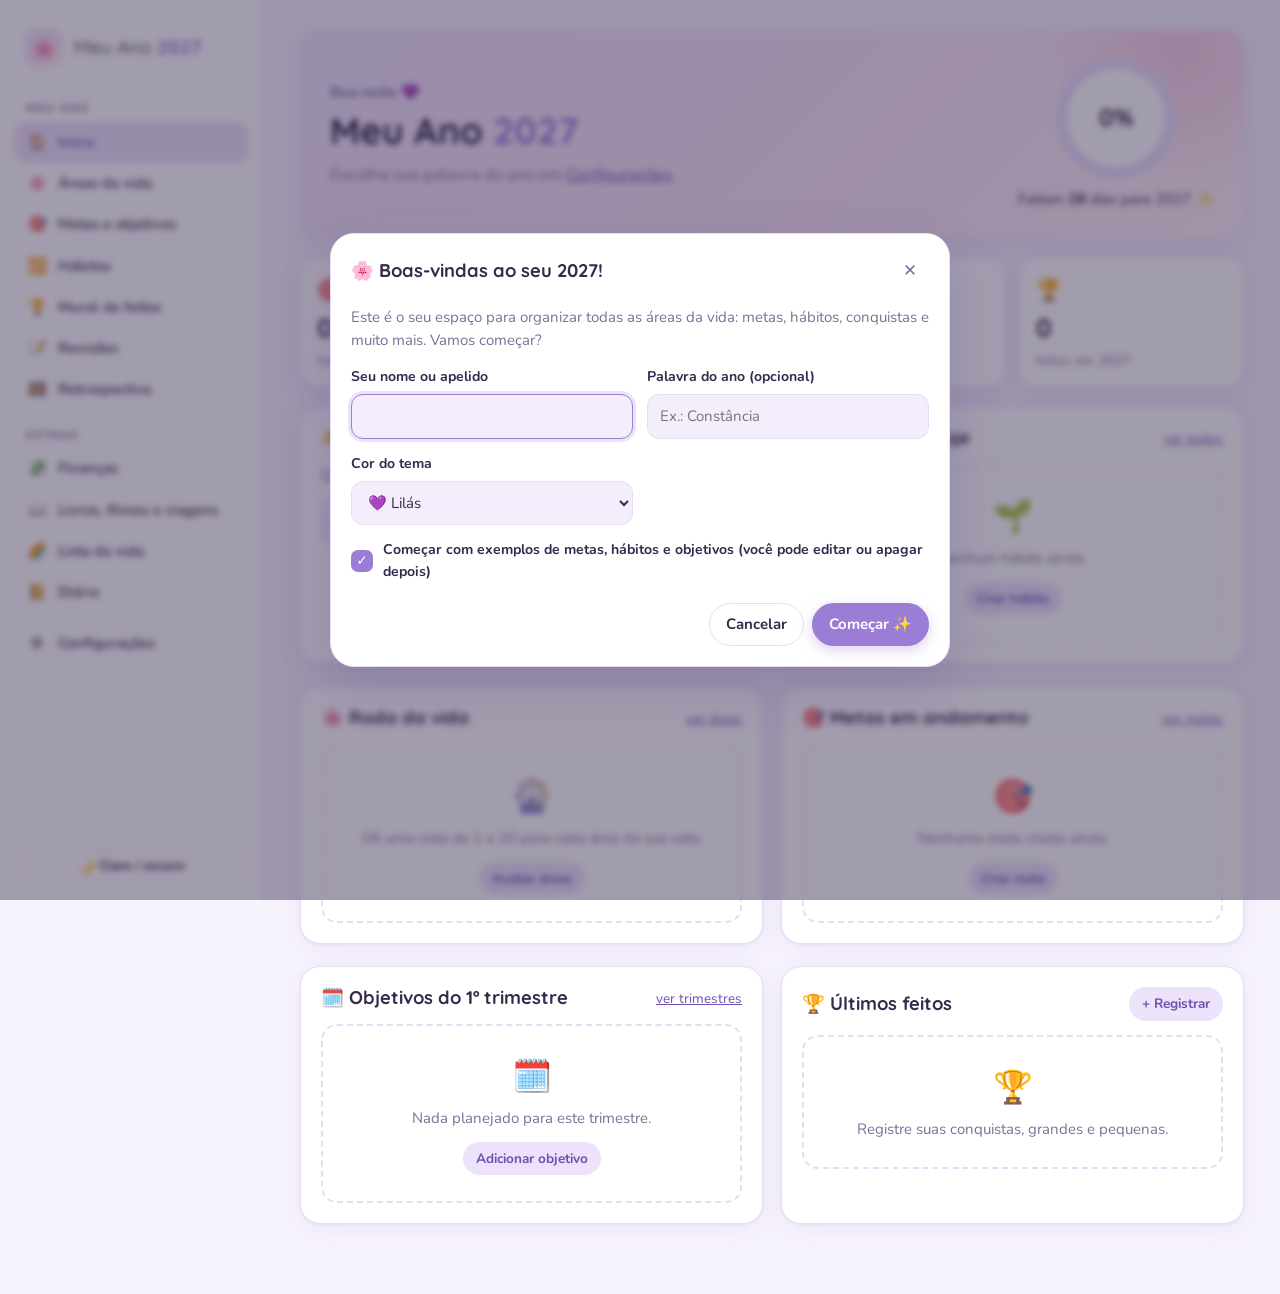
<file: index.html>
<!doctype html>
<html lang="pt-BR" data-paleta="lilas" data-escuro="0">
<head>
  <meta charset="utf-8">
  <meta name="viewport" content="width=device-width, initial-scale=1, viewport-fit=cover">
  <title>Meu Ano 2027</title>
  <meta name="description" content="Organização pessoal para 2027: áreas da vida, metas, hábitos, feitos e muito mais.">
  <meta name="theme-color" content="#b39ae6">
  <link rel="manifest" href="manifest.webmanifest">
  <link rel="icon" href="icon.svg" type="image/svg+xml">
  <link rel="apple-touch-icon" href="icon.svg">
  <link rel="preconnect" href="https://fonts.googleapis.com">
  <link rel="preconnect" href="https://fonts.gstatic.com" crossorigin>
  <link href="https://fonts.googleapis.com/css2?family=Nunito:wght@400;600;700;800&family=Quicksand:wght@500;600;700&display=swap" rel="stylesheet">
  <link rel="stylesheet" href="css/styles.css">
</head>
<body>
  <div class="app" id="app">
    <header class="topbar">
      <button class="icon-btn" data-acao="menu" aria-label="Abrir menu">☰</button>
      <a href="#inicio" class="topbar-marca">Meu Ano <strong>2027</strong></a>
      <button class="icon-btn" data-acao="alternarModo" aria-label="Alternar modo claro/escuro">🌙</button>
    </header>

    <aside class="sidebar" id="sidebar" aria-label="Navegação principal">
      <a href="#inicio" class="marca">
        <span class="marca-logo">🌸</span>
        <span>Meu Ano <strong>2027</strong></span>
      </a>
      <nav id="nav"></nav>
      <div class="sidebar-rodape">
        <button class="btn mini largo" data-acao="alternarModo">🌙 Claro / escuro</button>
      </div>
    </aside>
    <div class="sidebar-fundo" data-acao="menu"></div>

    <main class="main" id="main" tabindex="-1"></main>
  </div>

  <div id="modais"></div>
  <div id="toast" role="status" aria-live="polite"></div>

  <script src="js/core.js"></script>
  <script src="js/ui.js"></script>
  <script src="js/views.js"></script>
  <script src="js/views-extras.js"></script>
  <script src="js/app.js"></script>
</body>
</html>
</file>
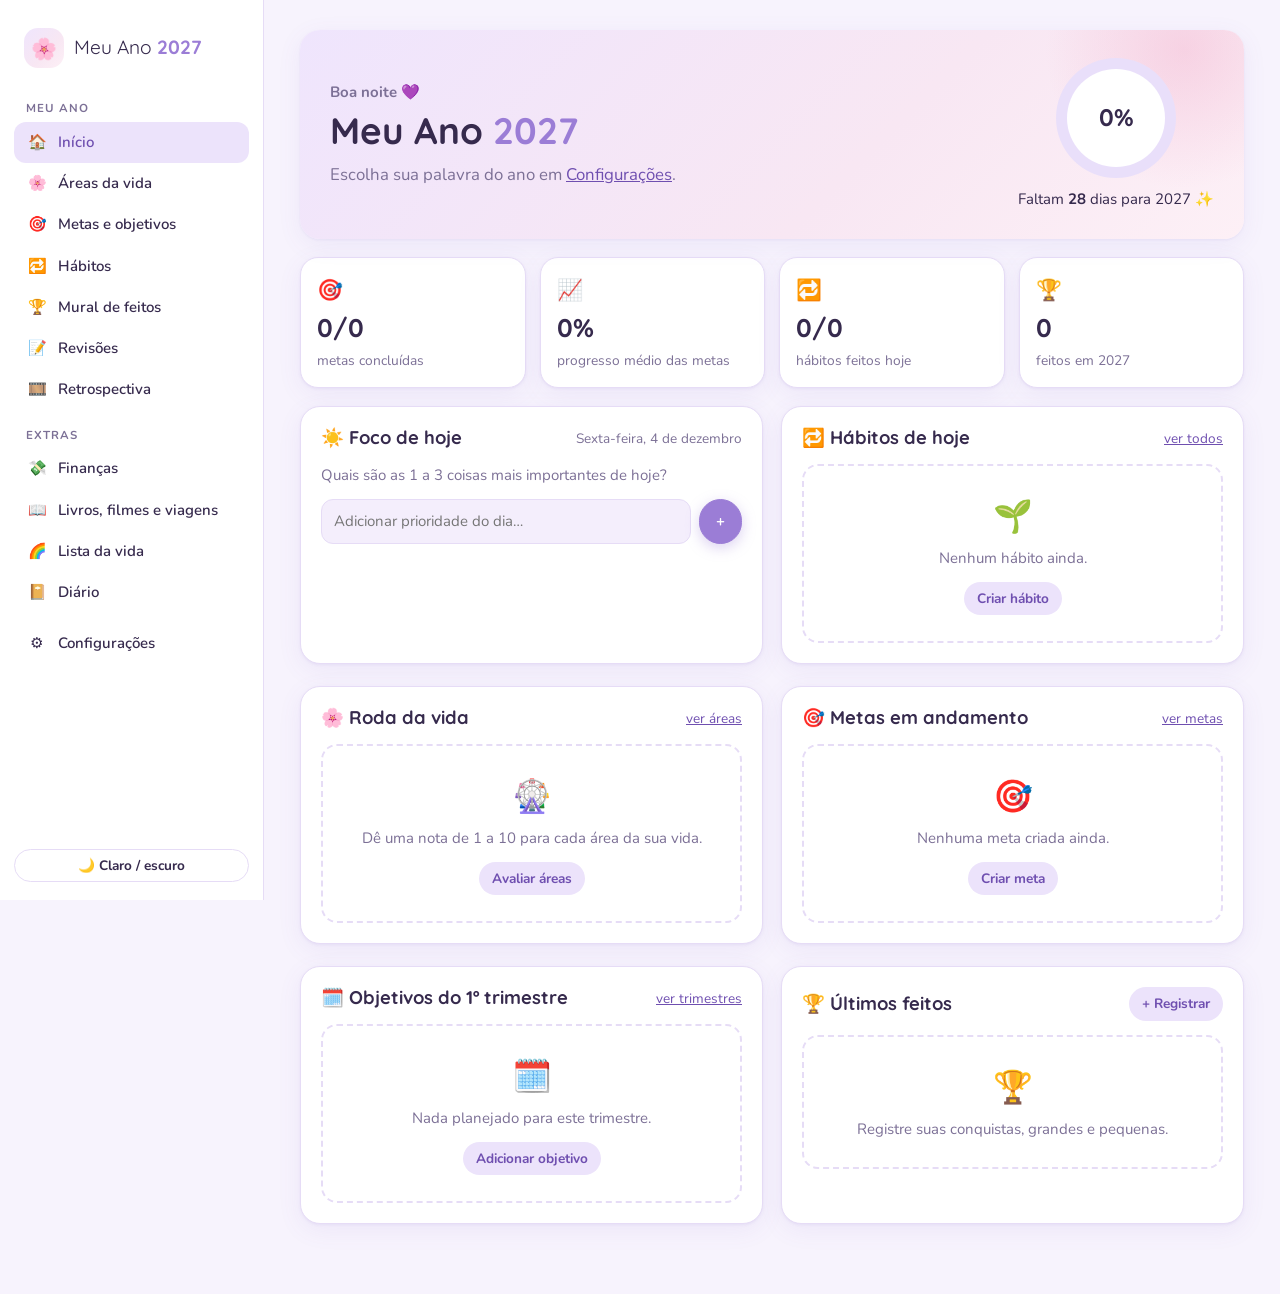
<file: meuano-2027.html>
<!doctype html>
<html lang="pt-BR" data-paleta="lilas" data-escuro="0">
<head>
  <meta charset="utf-8">
  <meta name="viewport" content="width=device-width, initial-scale=1, viewport-fit=cover">
  <title>Meu Ano 2027</title>
  <meta name="description" content="Organização pessoal para 2027: áreas da vida, metas, hábitos, feitos e muito mais.">
  <meta name="theme-color" content="#b39ae6">
  
  
  
  <link rel="preconnect" href="https://fonts.googleapis.com">
  <link rel="preconnect" href="https://fonts.gstatic.com" crossorigin>
  <link href="https://fonts.googleapis.com/css2?family=Nunito:wght@400;600;700;800&family=Quicksand:wght@500;600;700&display=swap" rel="stylesheet">
  <style>
/* =========================================================
   Meu Ano 2027 — estilos
   Paletas: lilás (padrão) e rosa bebê, cada uma com modo escuro
   ========================================================= */

:root,
html[data-paleta="lilas"] {
  --bg: #f7f3fd;
  --bg-2: #efe7fb;
  --surface: #ffffff;
  --surface-2: #f4eefc;
  --surface-3: #e9dffa;
  --primary: #9b7dd6;
  --primary-strong: #6f4fb0;
  --primary-soft: #ece3fb;
  --on-primary: #ffffff;
  --accent: #f0a3c3;
  --accent-soft: #fde6ef;
  --text: #362a4d;
  --muted: #7c7096;
  --border: #e6dcf6;
  --ok: #4fa97a;
  --perigo: #d9546f;
  --sombra: 0 6px 24px rgba(120, 88, 186, 0.08), 0 1px 3px rgba(120, 88, 186, 0.08);
  --sombra-forte: 0 18px 50px rgba(90, 60, 150, 0.22);
  --hero: linear-gradient(135deg, #efe5fd 0%, #f8e7f3 60%, #fdf0f6 100%);
  color-scheme: light;
}

html[data-paleta="rosa"] {
  --bg: #fdf5f8;
  --bg-2: #fbe8f0;
  --surface: #ffffff;
  --surface-2: #fdeff4;
  --surface-3: #f9e0ea;
  --primary: #e38aae;
  --primary-strong: #b85582;
  --primary-soft: #fce3ed;
  --on-primary: #ffffff;
  --accent: #bfa1ea;
  --accent-soft: #efe6fb;
  --text: #4a2c3c;
  --muted: #92707f;
  --border: #f4d8e4;
  --sombra: 0 6px 24px rgba(200, 100, 145, 0.08), 0 1px 3px rgba(200, 100, 145, 0.08);
  --sombra-forte: 0 18px 50px rgba(160, 70, 115, 0.2);
  --hero: linear-gradient(135deg, #fde4ee 0%, #fbeaf3 55%, #efe7fc 100%);
}

html[data-escuro="1"] {
  --bg: #1b1625;
  --bg-2: #221b2f;
  --surface: #251f33;
  --surface-2: #2d263e;
  --surface-3: #3a3150;
  --primary: #b9a0ef;
  --primary-strong: #d6c6fb;
  --primary-soft: #3a2f56;
  --on-primary: #1b1625;
  --accent: #f0a9c8;
  --accent-soft: #4a2c40;
  --text: #f0eafb;
  --muted: #aa9fc1;
  --border: #3a3150;
  --ok: #7fd3a6;
  --perigo: #f08aa1;
  --sombra: 0 6px 24px rgba(0, 0, 0, 0.3);
  --sombra-forte: 0 18px 50px rgba(0, 0, 0, 0.5);
  --hero: linear-gradient(135deg, #2e2548 0%, #352540 60%, #3a2538 100%);
  color-scheme: dark;
}

html[data-escuro="1"][data-paleta="rosa"] {
  --bg: #211720;
  --bg-2: #2a1d28;
  --surface: #2c202a;
  --surface-2: #362833;
  --surface-3: #463340;
  --primary: #f2a5c4;
  --primary-strong: #f9c6da;
  --primary-soft: #4b2f40;
  --on-primary: #211720;
  --accent: #c8aef1;
  --accent-soft: #3a2f56;
  --text: #fbecf3;
  --muted: #c19fb0;
  --border: #463340;
  --hero: linear-gradient(135deg, #43283a 0%, #3b2636 55%, #30264a 100%);
}

/* ---------- Base ---------- */
* { box-sizing: border-box; }
html { -webkit-text-size-adjust: 100%; }
body {
  margin: 0;
  background: var(--bg);
  color: var(--text);
  font-family: 'Nunito', system-ui, -apple-system, 'Segoe UI', sans-serif;
  font-size: 15px;
  line-height: 1.55;
  -webkit-font-smoothing: antialiased;
}
body.com-modal { overflow: hidden; }
h1, h2, h3, h4 {
  font-family: 'Quicksand', 'Nunito', sans-serif;
  font-weight: 700;
  line-height: 1.2;
  margin: 0;
  text-wrap: balance;
}
h1 { font-size: 1.9rem; }
h2 { font-size: 1.15rem; }
h3 { font-size: 1.02rem; }
p { margin: 0; }
a { color: var(--primary-strong); }
img { max-width: 100%; display: block; }
button, input, select, textarea { font: inherit; color: inherit; }
[hidden] { display: none !important; }
.muted { color: var(--muted); }
.pequeno { font-size: 0.85rem; }
.centro { text-align: center; }
.espaco { flex: 1; }
.num { font-variant-numeric: tabular-nums; }
::selection { background: var(--primary-soft); }

/* ---------- Layout ---------- */
.app { display: flex; min-height: 100vh; }

.sidebar {
  width: 264px;
  flex-shrink: 0;
  position: sticky;
  top: 0;
  height: 100vh;
  overflow-y: auto;
  background: var(--surface);
  border-right: 1px solid var(--border);
  padding: 22px 14px 18px;
  display: flex;
  flex-direction: column;
  gap: 14px;
}
.marca {
  display: flex;
  align-items: center;
  gap: 10px;
  padding: 6px 10px 12px;
  text-decoration: none;
  color: var(--text);
  font-family: 'Quicksand', sans-serif;
  font-size: 1.2rem;
}
.marca strong, .topbar-marca strong { color: var(--primary); }
.marca-logo {
  width: 40px; height: 40px;
  display: grid; place-items: center;
  border-radius: 14px;
  background: var(--hero);
  font-size: 1.3rem;
}
.nav-grupo { margin-bottom: 10px; }
.nav-grupo-titulo {
  font-size: 0.72rem;
  text-transform: uppercase;
  letter-spacing: 0.08em;
  color: var(--muted);
  padding: 6px 12px 4px;
  font-weight: 700;
}
.nav-link {
  display: flex;
  align-items: center;
  gap: 10px;
  padding: 9px 12px;
  border-radius: 12px;
  text-decoration: none;
  color: var(--text);
  font-weight: 600;
  transition: background 0.15s;
}
.nav-link:hover { background: var(--surface-2); }
.nav-link.ativo { background: var(--primary-soft); color: var(--primary-strong); }
.nav-icone { width: 22px; text-align: center; }
.sidebar-rodape { margin-top: auto; }

.main {
  flex: 1;
  min-width: 0;
  padding: 30px 36px 70px;
  max-width: 1280px;
  margin: 0 auto;
  outline: none;
}

.topbar { display: none; }
.sidebar-fundo { display: none; }

@media (max-width: 900px) {
  .topbar {
    display: flex;
    align-items: center;
    justify-content: space-between;
    position: fixed;
    top: 0; left: 0; right: 0;
    height: 58px;
    padding: 0 10px;
    padding-top: env(safe-area-inset-top);
    background: color-mix(in srgb, var(--surface) 92%, transparent);
    backdrop-filter: blur(10px);
    border-bottom: 1px solid var(--border);
    z-index: 30;
  }
  .topbar-marca { text-decoration: none; color: var(--text); font-family: 'Quicksand', sans-serif; font-size: 1.1rem; }
  .sidebar {
    position: fixed;
    left: 0; top: 0;
    z-index: 60;
    transform: translateX(-105%);
    transition: transform 0.25s ease;
    box-shadow: var(--sombra-forte);
  }
  .app.menu-aberto .sidebar { transform: none; }
  .app.menu-aberto .sidebar-fundo {
    display: block;
    position: fixed; inset: 0;
    background: rgba(30, 20, 50, 0.35);
    z-index: 55;
  }
  .main { padding: 76px 16px 60px; }
  h1 { font-size: 1.55rem; }
}

/* ---------- Cabeçalho de página ---------- */
.pagina-topo {
  display: flex;
  align-items: flex-end;
  justify-content: space-between;
  gap: 16px;
  flex-wrap: wrap;
  margin-bottom: 22px;
}
.pagina-topo p { margin-top: 6px; }
.acoes { display: flex; gap: 8px; flex-wrap: wrap; align-items: center; }
.voltar { display: inline-block; margin-bottom: 10px; text-decoration: none; font-weight: 700; }

/* ---------- Cards e grids ---------- */
.card {
  background: var(--surface);
  border: 1px solid var(--border);
  border-radius: 20px;
  padding: 20px;
  box-shadow: var(--sombra);
  min-width: 0;
}
.card-topo {
  display: flex;
  align-items: center;
  justify-content: space-between;
  gap: 10px;
  margin-bottom: 14px;
  flex-wrap: wrap;
}
.card-topo h2 { display: flex; align-items: center; gap: 8px; }
.secao { margin-top: 22px; }
.secao-titulo { margin: 28px 0 12px; display: flex; align-items: center; justify-content: space-between; gap: 10px; flex-wrap: wrap; }

.grid-2 { display: grid; grid-template-columns: repeat(2, minmax(0, 1fr)); gap: 18px; }
.grid-3 { display: grid; grid-template-columns: repeat(3, minmax(0, 1fr)); gap: 18px; }
.grid-cards { display: grid; grid-template-columns: repeat(auto-fill, minmax(250px, 1fr)); gap: 16px; }
.grid-cards-p { display: grid; grid-template-columns: repeat(auto-fill, minmax(200px, 1fr)); gap: 14px; }
.pilha { display: flex; flex-direction: column; gap: 18px; }
@media (max-width: 1050px) { .grid-3 { grid-template-columns: repeat(2, minmax(0, 1fr)); } }
@media (max-width: 760px) { .grid-2, .grid-3 { grid-template-columns: minmax(0, 1fr); } }

/* ---------- Hero ---------- */
.hero {
  background: var(--hero);
  border: none;
  display: flex;
  align-items: center;
  justify-content: space-between;
  gap: 24px;
  padding: 28px 30px;
  flex-wrap: wrap;
  position: relative;
  overflow: hidden;
}
.hero::after {
  content: '';
  position: absolute;
  width: 280px; height: 280px;
  right: -80px; top: -120px;
  border-radius: 50%;
  background: radial-gradient(circle, color-mix(in srgb, var(--accent) 35%, transparent), transparent 70%);
  pointer-events: none;
}
.hero-texto { flex: 1 1 320px; position: relative; z-index: 1; }
.hero-saudacao { color: var(--muted); font-weight: 700; margin-bottom: 4px; }
.hero h1 { font-size: 2.3rem; }
.destaque { color: var(--primary); }
.palavra { margin-top: 10px; font-size: 1.05rem; }
.palavra strong { color: var(--primary-strong); }
blockquote {
  margin: 12px 0 0;
  padding: 10px 14px;
  border-left: 4px solid var(--accent);
  background: color-mix(in srgb, var(--surface) 60%, transparent);
  border-radius: 0 12px 12px 0;
  font-style: italic;
  max-width: 620px;
}
.hero-ano { text-align: center; position: relative; z-index: 1; flex: 0 0 auto; margin: 0 auto; }
.hero-ano p { margin-top: 10px; }

.anel {
  --p: 0;
  --tam: 120px;
  width: var(--tam); height: var(--tam);
  border-radius: 50%;
  background: conic-gradient(var(--primary) calc(var(--p) * 1%), var(--surface-3) 0);
  display: grid; place-items: center;
  margin: 0 auto;
}
.anel span {
  width: calc(var(--tam) - 22px); height: calc(var(--tam) - 22px);
  border-radius: 50%;
  background: var(--surface);
  display: grid; place-items: center;
  font-family: 'Quicksand', sans-serif;
  font-weight: 700;
  font-size: 1.5rem;
}
.anel.mini { --tam: 64px; }
.anel.mini span { font-size: 0.95rem; }

/* ---------- Stats ---------- */
.stats { display: grid; grid-template-columns: repeat(4, minmax(0, 1fr)); gap: 14px; margin: 18px 0; }
.stats.cinco { grid-template-columns: repeat(auto-fit, minmax(150px, 1fr)); }
@media (max-width: 760px) { .stats { grid-template-columns: repeat(2, minmax(0, 1fr)); } }
.stat {
  background: var(--surface);
  border: 1px solid var(--border);
  border-radius: 18px;
  padding: 16px;
  box-shadow: var(--sombra);
  display: flex;
  flex-direction: column;
  gap: 2px;
  min-width: 0;
}
.stat-icone { font-size: 1.3rem; }
.stat-valor { font-family: 'Quicksand', sans-serif; font-weight: 700; font-size: 1.6rem; font-variant-numeric: tabular-nums; overflow-wrap: anywhere; }
.stat-rotulo { color: var(--muted); font-size: 0.86rem; }

/* ---------- Botões ---------- */
.btn {
  display: inline-flex;
  align-items: center;
  justify-content: center;
  gap: 6px;
  border: 1px solid var(--border);
  background: var(--surface);
  color: var(--text);
  padding: 9px 16px;
  border-radius: 999px;
  font-weight: 700;
  cursor: pointer;
  text-decoration: none;
  transition: transform 0.08s, background 0.15s, box-shadow 0.15s;
  white-space: nowrap;
}
.btn:hover { background: var(--surface-2); }
.btn:active { transform: scale(0.97); }
.btn.primario { background: var(--primary); border-color: var(--primary); color: var(--on-primary); box-shadow: 0 4px 14px color-mix(in srgb, var(--primary) 35%, transparent); }
.btn.primario:hover { background: var(--primary-strong); border-color: var(--primary-strong); }
.btn.suave { background: var(--primary-soft); border-color: transparent; color: var(--primary-strong); }
.btn.perigo { background: var(--perigo); border-color: var(--perigo); color: #fff; }
.btn.perigo-texto { color: var(--perigo); border-color: transparent; background: transparent; }
.btn.mini { padding: 5px 12px; font-size: 0.85rem; }
.btn.largo { width: 100%; }
.btn:disabled { opacity: 0.5; cursor: not-allowed; }

.icon-btn {
  border: none;
  background: transparent;
  width: 38px; height: 38px;
  border-radius: 12px;
  display: inline-grid; place-items: center;
  cursor: pointer;
  color: var(--muted);
  font-size: 1.05rem;
  flex-shrink: 0;
}
.icon-btn:hover { background: var(--surface-2); color: var(--text); }
.icon-btn.mini { width: 28px; height: 28px; font-size: 0.85rem; border-radius: 9px; }
.link-btn { border: none; background: none; padding: 0; cursor: pointer; color: inherit; font-weight: 700; text-align: left; }
.link-btn:hover { color: var(--primary-strong); }

:focus-visible { outline: 3px solid color-mix(in srgb, var(--primary) 55%, transparent); outline-offset: 2px; }

/* ---------- Chips, tabs, filtros ---------- */
.chip {
  --cor: var(--primary-soft);
  display: inline-flex;
  align-items: center;
  gap: 5px;
  padding: 3px 10px;
  border-radius: 999px;
  font-size: 0.78rem;
  font-weight: 700;
  background: color-mix(in srgb, var(--cor) 38%, var(--surface));
  border: 1px solid color-mix(in srgb, var(--cor) 70%, transparent);
  white-space: nowrap;
  max-width: 100%;
  overflow: hidden;
  text-overflow: ellipsis;
}
.tabs {
  display: inline-flex;
  gap: 4px;
  padding: 4px;
  background: var(--surface-2);
  border-radius: 999px;
  border: 1px solid var(--border);
  flex-wrap: wrap;
  margin-bottom: 18px;
}
.tab {
  border: none;
  background: transparent;
  padding: 8px 16px;
  border-radius: 999px;
  font-weight: 700;
  cursor: pointer;
  color: var(--muted);
}
.tab.ativo { background: var(--surface); color: var(--primary-strong); box-shadow: var(--sombra); }
.filtros { display: flex; gap: 6px; flex-wrap: wrap; margin-bottom: 18px; }
.filtro {
  border: 1px solid var(--border);
  background: var(--surface);
  border-radius: 999px;
  padding: 6px 12px;
  font-size: 0.85rem;
  font-weight: 700;
  cursor: pointer;
  color: var(--muted);
}
.filtro.ativo { background: var(--primary-soft); color: var(--primary-strong); border-color: var(--primary); }

/* ---------- Barras ---------- */
.barra {
  height: 10px;
  background: var(--surface-3);
  border-radius: 999px;
  overflow: hidden;
}
.barra > span {
  display: block;
  height: 100%;
  border-radius: 999px;
  background: linear-gradient(90deg, var(--primary), var(--accent));
  transition: width 0.4s ease;
}
.barra.fina { height: 6px; }
.barra.cor > span { background: color-mix(in srgb, var(--cor) 85%, var(--primary)); }
.barra.excedeu > span { background: var(--perigo); }

/* ---------- Listas com check ---------- */
.lista { list-style: none; margin: 0; padding: 0; display: flex; flex-direction: column; gap: 6px; }
.lista > li {
  display: flex;
  align-items: center;
  gap: 10px;
  padding: 9px 10px;
  border-radius: 12px;
  background: var(--surface-2);
  min-width: 0;
}
.lista > li.feito .check span { text-decoration: line-through; color: var(--muted); }
.check { display: flex; align-items: center; gap: 10px; cursor: pointer; flex: 1; min-width: 0; }
.check span { overflow-wrap: anywhere; }
.check input, input[type="checkbox"] {
  appearance: none;
  -webkit-appearance: none;
  width: 22px; height: 22px;
  flex-shrink: 0;
  border-radius: 7px;
  border: 2px solid var(--primary);
  background: var(--surface);
  display: inline-grid;
  place-items: center;
  cursor: pointer;
  margin: 0;
}
input[type="checkbox"]:checked { background: var(--primary); }
input[type="checkbox"]:checked::after { content: '✓'; color: var(--on-primary); font-size: 14px; font-weight: 800; line-height: 1; }

.linha-item {
  display: flex;
  align-items: center;
  gap: 12px;
  padding: 10px 0;
  border-bottom: 1px dashed var(--border);
  min-width: 0;
}
.linha-item:last-child { border-bottom: none; }
.linha-item .cresce { flex: 1; min-width: 0; }
.linha-item .cresce > * + * { margin-top: 4px; }
.truncar { overflow: hidden; text-overflow: ellipsis; white-space: nowrap; }

.inline-form { display: flex; gap: 8px; margin-top: 12px; }
.inline-form input { flex: 1; min-width: 0; }

.vazio {
  text-align: center;
  padding: 26px 16px;
  color: var(--muted);
  border: 2px dashed var(--border);
  border-radius: 16px;
}
.vazio-icone { font-size: 2rem; display: block; margin-bottom: 6px; }
.vazio .btn { margin-top: 12px; }

/* ---------- Formulários ---------- */
input[type="text"], input[type="number"], input[type="date"], input[type="month"], input[type="email"], input:not([type]), select, textarea {
  width: 100%;
  padding: 10px 12px;
  border-radius: 12px;
  border: 1px solid var(--border);
  background: var(--surface-2);
  color: var(--text);
  min-width: 0;
}
textarea { resize: vertical; min-height: 70px; }
input:focus, select:focus, textarea:focus { outline: none; border-color: var(--primary); box-shadow: 0 0 0 3px var(--primary-soft); }
.form-grid { display: grid; grid-template-columns: repeat(2, minmax(0, 1fr)); gap: 14px; }
.campo { display: flex; flex-direction: column; gap: 6px; min-width: 0; }
.campo > span { font-weight: 700; font-size: 0.88rem; }
.campo small { color: var(--muted); }
.campo.full, .form-acoes { grid-column: 1 / -1; }
.campo.check-campo { flex-direction: row; align-items: center; gap: 10px; }
@media (max-width: 560px) { .form-grid { grid-template-columns: minmax(0, 1fr); } }
.form-acoes { display: flex; gap: 8px; align-items: center; flex-wrap: wrap; margin-top: 6px; }
.foto-preview { max-height: 160px; border-radius: 12px; object-fit: cover; margin-top: 6px; }

.escolha { display: flex; gap: 6px; flex-wrap: wrap; }
.escolha label { cursor: pointer; }
.escolha input { position: absolute; opacity: 0; pointer-events: none; }
.escolha span {
  display: inline-grid; place-items: center;
  min-width: 44px; height: 44px;
  padding: 0 8px;
  border-radius: 12px;
  border: 1px solid var(--border);
  background: var(--surface-2);
  font-size: 1.3rem;
  transition: transform 0.1s;
}
.escolha input:checked + span { background: var(--primary-soft); border-color: var(--primary); transform: scale(1.06); }
.escolha input:focus-visible + span { outline: 3px solid color-mix(in srgb, var(--primary) 55%, transparent); }
.escolha.estrelas span { font-size: 1.1rem; color: var(--muted); }
.estrelas-txt { color: #e7a93b; letter-spacing: 1px; }

/* ---------- Modal ---------- */
#modais:empty { display: none; }
.modal-fundo {
  position: fixed; inset: 0;
  background: rgba(35, 22, 60, 0.42);
  backdrop-filter: blur(3px);
  display: grid;
  place-items: center;
  padding: 16px;
  z-index: 100;
  animation: aparecer 0.15s ease;
}
.modal {
  background: var(--surface);
  border-radius: 24px;
  width: min(620px, 100%);
  max-height: calc(100vh - 32px);
  overflow-y: auto;
  box-shadow: var(--sombra-forte);
  border: 1px solid var(--border);
  animation: subir 0.2s ease;
}
.modal-topo {
  display: flex; align-items: center; justify-content: space-between;
  padding: 18px 20px 6px;
  position: sticky; top: 0;
  background: var(--surface);
  z-index: 1;
}
.modal-corpo { padding: 10px 20px 20px; }
@keyframes aparecer { from { opacity: 0; } }
@keyframes subir { from { transform: translateY(14px); opacity: 0; } }

/* ---------- Toast ---------- */
#toast {
  position: fixed;
  left: 50%;
  bottom: 22px;
  transform: translate(-50%, 140%);
  background: var(--text);
  color: var(--bg);
  padding: 12px 18px;
  border-radius: 16px;
  font-weight: 700;
  box-shadow: var(--sombra-forte);
  z-index: 200;
  display: flex;
  gap: 12px;
  align-items: center;
  transition: transform 0.25s ease, opacity 0.25s ease, visibility 0.25s;
  max-width: calc(100vw - 32px);
  opacity: 0;
  visibility: hidden;
}
#toast.visivel { transform: translate(-50%, 0); opacity: 1; visibility: visible; }
#toast .btn { background: var(--primary); color: var(--on-primary); border: none; }

/* ---------- Áreas ---------- */
.area-card {
  --cor: var(--primary-soft);
  text-decoration: none;
  color: var(--text);
  display: flex;
  flex-direction: column;
  gap: 10px;
  position: relative;
  overflow: hidden;
  transition: transform 0.15s, box-shadow 0.15s;
}
.area-card::before {
  content: '';
  position: absolute;
  inset: 0 0 auto 0;
  height: 6px;
  background: var(--cor);
}
.area-card:hover { transform: translateY(-3px); box-shadow: var(--sombra-forte); }
.area-icone {
  width: 48px; height: 48px;
  border-radius: 16px;
  display: grid; place-items: center;
  font-size: 1.5rem;
  background: color-mix(in srgb, var(--cor) 40%, var(--surface));
}
.area-topo { display: flex; align-items: center; justify-content: space-between; gap: 10px; }
.nota-grande { font-family: 'Quicksand', sans-serif; font-weight: 700; font-size: 1.7rem; }
.nota-grande small { font-size: 0.85rem; color: var(--muted); }
.area-cab { display: flex; align-items: center; gap: 14px; margin-bottom: 20px; flex-wrap: wrap; }
.area-cab .area-icone { width: 64px; height: 64px; font-size: 2rem; border-radius: 20px; }

.notas-grade { display: grid; grid-template-columns: repeat(7, minmax(0, 1fr)); gap: 8px; }
.notas-grade label { display: flex; flex-direction: column; gap: 4px; align-items: center; font-size: 0.75rem; font-weight: 700; color: var(--muted); text-transform: capitalize; }
.notas-grade select { padding: 6px 2px; text-align: center; text-align-last: center; font-weight: 700; color: var(--text); }
.notas-grade label.partida span { color: var(--primary-strong); }
@media (max-width: 420px) { .notas-grade { grid-template-columns: repeat(5, minmax(0, 1fr)); } }

.radar { width: 100%; max-width: 360px; height: auto; margin: 0 auto; display: block; overflow: visible; }
.radar-anel { fill: none; stroke: var(--border); stroke-width: 1; }
.radar-eixo { stroke: var(--border); stroke-width: 1; }
.radar-serie { stroke-width: 2.5; stroke-linejoin: round; }
.radar-serie.atual { fill: color-mix(in srgb, var(--primary) 28%, transparent); stroke: var(--primary); }
.radar-serie.partida { fill: color-mix(in srgb, var(--accent) 16%, transparent); stroke: var(--accent); stroke-dasharray: 5 4; }
.radar-ponto.atual { fill: var(--primary); }
.radar-ponto.partida { fill: var(--accent); }
.radar-icone { font-size: 18px; }
.radar-valor { font-size: 12px; font-weight: 800; fill: var(--muted); font-family: 'Nunito', sans-serif; }
.legenda { display: flex; gap: 16px; justify-content: center; flex-wrap: wrap; font-size: 0.85rem; color: var(--muted); margin-top: 6px; }
.legenda i { display: inline-block; width: 14px; height: 4px; border-radius: 2px; vertical-align: middle; margin-right: 6px; }

.sparkline { width: 100%; height: 80px; overflow: visible; }
.sparkline polyline { fill: none; stroke: var(--primary); stroke-width: 2.5; stroke-linejoin: round; stroke-linecap: round; }
.sparkline circle { fill: var(--surface); stroke: var(--primary); stroke-width: 2; }
.sparkline .linha-base { stroke: var(--border); stroke-dasharray: 3 4; }
.sparkline text { font-size: 10px; fill: var(--muted); font-family: 'Nunito', sans-serif; }

/* ---------- Metas ---------- */
.meta { --cor: var(--primary-soft); display: flex; flex-direction: column; gap: 10px; }
.meta.concluida { background: linear-gradient(160deg, color-mix(in srgb, var(--cor) 22%, var(--surface)), var(--surface)); }
.meta-topo { display: flex; align-items: center; gap: 8px; justify-content: space-between; }
.meta-topo .chip { min-width: 0; }
.meta h3 { font-size: 1.1rem; }
.meta-prog { display: flex; justify-content: space-between; align-items: center; font-size: 0.85rem; color: var(--muted); font-weight: 700; gap: 8px; }
.contador { display: flex; align-items: center; gap: 10px; justify-content: space-between; background: var(--surface-2); border-radius: 14px; padding: 6px; }
.contador strong { font-variant-numeric: tabular-nums; text-align: center; flex: 1; }
.contador .icon-btn { background: var(--surface); color: var(--primary-strong); font-weight: 800; font-size: 1.2rem; }
.etapas { list-style: none; padding: 0; margin: 0; display: flex; flex-direction: column; gap: 4px; }
.etapas li { font-size: 0.92rem; }
.etapas li.feito span { text-decoration: line-through; color: var(--muted); }
.selo { font-size: 0.75rem; font-weight: 800; padding: 3px 9px; border-radius: 999px; background: color-mix(in srgb, var(--ok) 20%, var(--surface)); color: var(--ok); white-space: nowrap; }

.trimestres { display: grid; grid-template-columns: repeat(4, minmax(0, 1fr)); gap: 14px; }
@media (max-width: 1100px) { .trimestres { grid-template-columns: repeat(2, minmax(0, 1fr)); } }
@media (max-width: 620px) { .trimestres { grid-template-columns: minmax(0, 1fr); } }
.trimestre.atual { border-color: var(--primary); box-shadow: 0 0 0 3px var(--primary-soft), var(--sombra); }
.trimestre h2 small { font-size: 0.8rem; color: var(--muted); font-weight: 600; }
.obj-meta { font-size: 0.78rem; color: var(--muted); display: block; }

/* ---------- Hábitos ---------- */
.mes-nav { display: inline-flex; align-items: center; gap: 6px; background: var(--surface); border: 1px solid var(--border); border-radius: 999px; padding: 3px; }
.mes-nav strong { min-width: 150px; text-align: center; font-family: 'Quicksand', sans-serif; }
.rolagem-x { overflow-x: auto; -webkit-overflow-scrolling: touch; }
.hab-tabela { border-collapse: separate; border-spacing: 3px; width: 100%; }
.hab-tabela th { font-size: 0.68rem; color: var(--muted); font-weight: 700; text-align: center; line-height: 1.15; padding: 2px 0; }
.hab-tabela th.fds { color: var(--accent); }
.hab-tabela th.hoje-col { color: var(--primary-strong); }
.hab-tabela .hab-nome { text-align: left; min-width: 190px; max-width: 230px; padding-right: 10px; position: sticky; left: 0; background: var(--surface); z-index: 1; }
@media (max-width: 600px) { .hab-tabela .hab-nome { min-width: 140px; max-width: 160px; } }
.hab-nome small { display: block; color: var(--muted); font-weight: 600; font-size: 0.76rem; }
.hab-cel {
  --cor: var(--primary);
  width: 26px; height: 26px;
  border-radius: 8px;
  border: 1.5px solid var(--border);
  background: var(--surface-2);
  cursor: pointer;
  padding: 0;
  display: block;
  margin: 0 auto;
}
.hab-cel.on { background: color-mix(in srgb, var(--cor) 80%, var(--primary)); border-color: transparent; }
.hab-cel.hoje { border-color: var(--primary); border-width: 2px; }
.hab-cel:disabled { opacity: 0.35; cursor: default; }
.hab-pct { font-weight: 800; font-size: 0.85rem; text-align: center; min-width: 44px; }
.hab-hoje-btn {
  --cor: var(--primary);
  display: flex; align-items: center; gap: 10px;
  width: 100%;
  border: 1px solid var(--border);
  background: var(--surface-2);
  padding: 10px 12px;
  border-radius: 14px;
  cursor: pointer;
  text-align: left;
  font-weight: 700;
}
.hab-hoje-btn .bolinha { width: 24px; height: 24px; border-radius: 50%; border: 2px solid var(--primary); display: grid; place-items: center; flex-shrink: 0; font-size: 0.8rem; }
.hab-hoje-btn.on { background: color-mix(in srgb, var(--cor) 30%, var(--surface)); }
.hab-hoje-btn.on .bolinha { background: var(--primary); color: var(--on-primary); }
.hab-hoje-btn .cresce { flex: 1; min-width: 0; }
.hab-hoje-btn small { color: var(--muted); font-weight: 600; }

/* ---------- Feitos (linha do tempo) ---------- */
.timeline-mes { margin-top: 26px; }
.timeline-mes > h2 { margin-bottom: 12px; display: flex; align-items: center; gap: 10px; }
.timeline-mes > h2 .chip { font-family: 'Nunito', sans-serif; }
.feito-card { --cor: var(--primary-soft); padding: 0; overflow: hidden; display: flex; flex-direction: column; }
.feito-card img { width: 100%; aspect-ratio: 16 / 10; object-fit: cover; }
.feito-card .feito-corpo { padding: 14px 16px 16px; display: flex; flex-direction: column; gap: 8px; flex: 1; }
.feito-card .feito-data { font-size: 0.8rem; color: var(--muted); font-weight: 700; }
.feito-card p { font-size: 0.92rem; overflow-wrap: anywhere; }
.feito-card .feito-rodape { display: flex; align-items: center; justify-content: space-between; gap: 8px; margin-top: auto; }

/* ---------- Revisões ---------- */
.rev-card dl { margin: 10px 0 0; display: grid; gap: 10px; }
.rev-card dt { font-weight: 800; font-size: 0.82rem; color: var(--primary-strong); }
.rev-card dd { margin: 2px 0 0; white-space: pre-wrap; overflow-wrap: anywhere; }
.notas-mini { display: flex; flex-wrap: wrap; gap: 6px; margin-top: 10px; }
.dica { background: var(--accent-soft); border-radius: 16px; padding: 14px 16px; margin-bottom: 18px; font-size: 0.93rem; }

/* ---------- Gráficos de barras ---------- */
.barras-v { display: flex; align-items: flex-end; gap: 6px; height: 180px; padding-top: 10px; }
.barras-v .col { flex: 1; display: flex; flex-direction: column; align-items: center; gap: 4px; height: 100%; justify-content: flex-end; min-width: 0; }
.barras-v .par { display: flex; gap: 2px; align-items: flex-end; height: 100%; width: 100%; justify-content: center; }
.barras-v .b { width: 42%; max-width: 16px; border-radius: 6px 6px 2px 2px; min-height: 2px; }
.barras-v .b.rec { background: var(--primary); }
.barras-v .b.desp { background: var(--accent); }
.barras-v .b.unica { width: 60%; max-width: 26px; background: var(--primary); }
.barras-v small { font-size: 0.7rem; color: var(--muted); font-weight: 700; }
.barras-v .col.ativo small { color: var(--primary-strong); }

.barras-h { display: flex; flex-direction: column; gap: 12px; }
.barras-h .linha { display: grid; grid-template-columns: minmax(0, 1fr) auto; gap: 4px 10px; align-items: center; font-size: 0.9rem; }
.barras-h .linha .barra { grid-column: 1 / -1; }

/* ---------- Kanban (listas) ---------- */
.kanban { display: grid; grid-template-columns: repeat(3, minmax(0, 1fr)); gap: 16px; align-items: start; }
@media (max-width: 860px) { .kanban { grid-template-columns: minmax(0, 1fr); } }
.kanban-col { background: var(--surface-2); border-radius: 20px; padding: 14px; border: 1px solid var(--border); }
.kanban-col h2 { display: flex; justify-content: space-between; align-items: center; margin-bottom: 12px; font-size: 1rem; }
.kanban-col h2 span { font-size: 0.8rem; background: var(--surface); border-radius: 999px; padding: 2px 10px; color: var(--muted); }
.item-card { background: var(--surface); border-radius: 14px; padding: 12px; border: 1px solid var(--border); display: flex; flex-direction: column; gap: 6px; margin-bottom: 8px; }
.item-card h3 { font-size: 0.98rem; overflow-wrap: anywhere; }
.item-card .linha-acoes { display: flex; gap: 6px; align-items: center; }
.item-card select { padding: 5px 8px; font-size: 0.82rem; }

/* ---------- Diário / heatmap ---------- */
.heatmap { display: grid; grid-template-columns: 40px repeat(31, minmax(12px, 1fr)); gap: 3px; min-width: 520px; max-width: 900px; }
.heatmap .mes-rotulo { font-size: 0.72rem; font-weight: 700; color: var(--muted); text-transform: capitalize; align-self: center; }
.heatmap .dia { aspect-ratio: 1; border-radius: 4px; background: var(--surface-3); border: none; padding: 0; }
.heatmap .dia.vazio-dia { background: transparent; }
.dia.h1 { background: #b9a7d8; }
.dia.h2 { background: #d4b5e8; }
.dia.h3 { background: #f3d3a6; }
.dia.h4 { background: #f7b0cb; }
.dia.h5 { background: #e682ad; }
.heatmap button.dia { cursor: pointer; }
.diario-entrada { display: flex; gap: 14px; }
.diario-humor { font-size: 2rem; line-height: 1; }
.diario-entrada .cresce { flex: 1; min-width: 0; }
.diario-entrada p { white-space: pre-wrap; overflow-wrap: anywhere; margin-top: 6px; }
.gratidao { margin-top: 8px; padding: 8px 12px; background: var(--accent-soft); border-radius: 12px; font-size: 0.92rem; }

/* ---------- Retrospectiva ---------- */
.retro-hero { text-align: center; padding: 40px 24px; }
.retro-hero h1 { font-size: 2.6rem; }
.galeria { display: grid; grid-template-columns: repeat(auto-fill, minmax(160px, 1fr)); gap: 10px; }
.galeria figure { margin: 0; border-radius: 14px; overflow: hidden; background: var(--surface-2); }
.galeria img { width: 100%; aspect-ratio: 1; object-fit: cover; }
.galeria figcaption { padding: 6px 10px; font-size: 0.8rem; font-weight: 700; overflow: hidden; text-overflow: ellipsis; white-space: nowrap; }

/* ---------- Avisos ---------- */
.aviso {
  display: flex; align-items: center; gap: 12px; flex-wrap: wrap;
  background: var(--accent-soft);
  border: 1px solid color-mix(in srgb, var(--accent) 50%, transparent);
  border-radius: 16px;
  padding: 12px 16px;
  margin-bottom: 18px;
  font-weight: 600;
}
.aviso .espaco { min-width: 10px; }

.paletas { display: flex; gap: 12px; flex-wrap: wrap; }
.paleta-opcao { cursor: pointer; }
.paleta-opcao input { position: absolute; opacity: 0; }
.paleta-opcao span {
  display: flex; align-items: center; gap: 10px;
  padding: 10px 16px;
  border-radius: 16px;
  border: 2px solid var(--border);
  background: var(--surface-2);
  font-weight: 700;
}
.paleta-opcao i { width: 26px; height: 26px; border-radius: 50%; display: inline-block; }
.paleta-opcao input:checked + span { border-color: var(--primary); background: var(--primary-soft); }
.paleta-opcao input:focus-visible + span { outline: 3px solid color-mix(in srgb, var(--primary) 55%, transparent); }

/* ---------- Impressão ---------- */
@media print {
  .sidebar, .topbar, .acoes, .btn, .icon-btn, #toast { display: none !important; }
  .main { padding: 0; max-width: none; }
  .card, .stat { box-shadow: none; break-inside: avoid; }
  body { background: #fff; }
}

@media (prefers-reduced-motion: reduce) {
  *, *::before, *::after { animation: none !important; transition: none !important; }
}

</style>
</head>
<body>
  <div class="app" id="app">
    <header class="topbar">
      <button class="icon-btn" data-acao="menu" aria-label="Abrir menu">☰</button>
      <a href="#inicio" class="topbar-marca">Meu Ano <strong>2027</strong></a>
      <button class="icon-btn" data-acao="alternarModo" aria-label="Alternar modo claro/escuro">🌙</button>
    </header>

    <aside class="sidebar" id="sidebar" aria-label="Navegação principal">
      <a href="#inicio" class="marca">
        <span class="marca-logo">🌸</span>
        <span>Meu Ano <strong>2027</strong></span>
      </a>
      <nav id="nav"></nav>
      <div class="sidebar-rodape">
        <button class="btn mini largo" data-acao="alternarModo">🌙 Claro / escuro</button>
      </div>
    </aside>
    <div class="sidebar-fundo" data-acao="menu"></div>

    <main class="main" id="main" tabindex="-1"></main>
  </div>

  <div id="modais"></div>
  <div id="toast" role="status" aria-live="polite"></div>
<script>
'use strict';
/* =========================================================
   Núcleo: constantes, utilidades, dados e armazenamento
   ========================================================= */

const ANO = 2027;
const CHAVE = 'meuano2027:dados';
const PARTIDA = `${ANO - 1}-12`; // nota de "ponto de partida" da roda da vida

const MESES = ['Janeiro', 'Fevereiro', 'Março', 'Abril', 'Maio', 'Junho', 'Julho', 'Agosto', 'Setembro', 'Outubro', 'Novembro', 'Dezembro'];
const MESES_C = ['jan', 'fev', 'mar', 'abr', 'mai', 'jun', 'jul', 'ago', 'set', 'out', 'nov', 'dez'];
const DIAS_C = ['D', 'S', 'T', 'Q', 'Q', 'S', 'S'];

const AREAS_PADRAO = [
  { id: 'saude', nome: 'Saúde e corpo', icone: '🌿', cor: '#9fd8b8' },
  { id: 'mente', nome: 'Mente e emocional', icone: '🧠', cor: '#c4b0f0' },
  { id: 'carreira', nome: 'Carreira e trabalho', icone: '💼', cor: '#a7c6ef' },
  { id: 'financas', nome: 'Finanças', icone: '💰', cor: '#f0d88f' },
  { id: 'relacoes', nome: 'Relacionamentos e família', icone: '💞', cor: '#f4adc8' },
  { id: 'aprendizado', nome: 'Aprendizado', icone: '📚', cor: '#f5bf9f' },
  { id: 'lazer', nome: 'Lazer e experiências', icone: '🎈', cor: '#98dada' },
  { id: 'proposito', nome: 'Espiritualidade e propósito', icone: '✨', cor: '#dab0ee' },
];

const CATEGORIAS_DESPESA = ['Moradia', 'Alimentação', 'Transporte', 'Saúde', 'Educação', 'Lazer', 'Compras', 'Assinaturas', 'Investimentos', 'Doações', 'Outros'];
const CATEGORIAS_RECEITA = ['Salário', 'Renda extra', 'Rendimentos', 'Presente', 'Outros'];

const HUMORES = [
  { v: 1, e: '😢', t: 'Muito difícil' },
  { v: 2, e: '😕', t: 'Difícil' },
  { v: 3, e: '😐', t: 'Ok' },
  { v: 4, e: '🙂', t: 'Bom' },
  { v: 5, e: '😄', t: 'Ótimo' },
];

/* ---------- Utilidades ---------- */
const $ = (s, r = document) => r.querySelector(s);
const $$ = (s, r = document) => [...r.querySelectorAll(s)];

function esc(v) {
  return String(v ?? '').replace(/[&<>"']/g, (c) => ({ '&': '&amp;', '<': '&lt;', '>': '&gt;', '"': '&quot;', "'": '&#39;' }[c]));
}
function uid() {
  return Date.now().toString(36) + Math.random().toString(36).slice(2, 8);
}
function dataISO(d) {
  return `${d.getFullYear()}-${String(d.getMonth() + 1).padStart(2, '0')}-${String(d.getDate()).padStart(2, '0')}`;
}
function hojeISO() { return dataISO(new Date()); }
function lerISO(s) {
  const [y, m, d] = String(s).split('-').map(Number);
  return new Date(y, (m || 1) - 1, d || 1);
}
function fmtData(s, opts) {
  if (!s) return '';
  return lerISO(s)
    .toLocaleDateString('pt-BR', opts || { day: '2-digit', month: 'short', year: 'numeric' })
    .replace(/\./g, '');
}
function fmtDataLonga(s) {
  return lerISO(s).toLocaleDateString('pt-BR', { weekday: 'long', day: 'numeric', month: 'long' });
}
function maiuscula(s) { return s ? s.charAt(0).toUpperCase() + s.slice(1) : ''; }
function fmtDinheiro(v) {
  return Number(v || 0).toLocaleString('pt-BR', { style: 'currency', currency: 'BRL' });
}
function fmtNum(v) {
  return Number(v || 0).toLocaleString('pt-BR', { maximumFractionDigits: 2 });
}
function pct(a, b) {
  a = Number(a) || 0; b = Number(b) || 0;
  if (b <= 0) return 0;
  return Math.max(0, Math.min(100, Math.round((a / b) * 100)));
}
function soma(lista, campo = 'valor') {
  return lista.reduce((s, x) => s + (Number(x[campo]) || 0), 0);
}
function mesKey(m, ano = ANO) { return `${ano}-${String(m).padStart(2, '0')}`; }
function diasNoMes(ano, mes0) { return new Date(ano, mes0 + 1, 0).getDate(); }
function doAno(s) { return typeof s === 'string' && s.startsWith(String(ANO)); }
function addDias(d, n) { const x = new Date(d); x.setDate(x.getDate() + n); return x; }
function inicioSemana(d) {
  const x = new Date(d.getFullYear(), d.getMonth(), d.getDate());
  x.setDate(x.getDate() - ((x.getDay() + 6) % 7)); // segunda-feira
  return x;
}
function semanaISO(d) {
  const t = new Date(Date.UTC(d.getFullYear(), d.getMonth(), d.getDate()));
  const dia = t.getUTCDay() || 7;
  t.setUTCDate(t.getUTCDate() + 4 - dia);
  const ini = new Date(Date.UTC(t.getUTCFullYear(), 0, 1));
  return { ano: t.getUTCFullYear(), semana: Math.ceil(((t - ini) / 864e5 + 1) / 7) };
}
function progressoAno() {
  const agora = new Date();
  const ini = new Date(ANO, 0, 1);
  const fim = new Date(ANO + 1, 0, 1);
  const total = Math.round((fim - ini) / 864e5);
  if (agora < ini) return { antes: true, faltam: Math.ceil((ini - agora) / 864e5), pct: 0, total };
  if (agora >= fim) return { depois: true, pct: 100, total };
  const dia = Math.floor((agora - ini) / 864e5) + 1;
  return { dia, total, pct: Math.round((dia / total) * 100), semana: semanaISO(agora).semana };
}
function trimestreAtual() {
  const n = new Date();
  return n.getFullYear() === ANO ? Math.floor(n.getMonth() / 3) + 1 : n.getFullYear() > ANO ? 4 : 1;
}
function mesAtualAno() {
  const n = new Date();
  return n.getFullYear() === ANO ? n.getMonth() + 1 : n.getFullYear() > ANO ? 12 : 1;
}
function saudacao() {
  const h = new Date().getHours();
  return h < 5 ? 'Boa noite' : h < 12 ? 'Bom dia' : h < 18 ? 'Boa tarde' : 'Boa noite';
}

/* ---------- Dados ---------- */
function dadosPadrao() {
  return {
    versao: 1,
    config: {
      nome: '',
      palavra: '',
      visao: '',
      paleta: 'lilas',
      modo: 'auto',
      metaLivros: 12,
      boasVindas: false,
      ultimoBackup: '',
    },
    areas: AREAS_PADRAO.map((a) => ({ ...a, visao: '', notas: {} })),
    metas: [],
    objetivos: [],
    habitos: [],
    feitos: [],
    foco: [],
    revisoes: { semanal: [], mensal: [], trimestral: [] },
    financas: { lancamentos: [], limites: {}, caixinhas: [] },
    listas: { livros: [], filmes: [], viagens: [] },
    desejos: [],
    diario: [],
  };
}

function ehObjeto(v) { return v && typeof v === 'object' && !Array.isArray(v); }
function mesclarPadrao(base, obj) {
  if (!ehObjeto(obj)) return base;
  for (const k of Object.keys(base)) {
    if (obj[k] === undefined) obj[k] = base[k];
    else if (ehObjeto(base[k]) && ehObjeto(obj[k]) && Object.keys(base[k]).length) mesclarPadrao(base[k], obj[k]);
  }
  return obj;
}

let D = null;

function carregar() {
  let dados = null;
  try {
    const bruto = localStorage.getItem(CHAVE);
    if (bruto) dados = JSON.parse(bruto);
  } catch (e) {
    console.warn('Não foi possível ler os dados salvos', e);
  }
  D = mesclarPadrao(dadosPadrao(), dados || dadosPadrao());
  if (!Array.isArray(D.areas) || !D.areas.length) D.areas = dadosPadrao().areas;
  D.areas.forEach((a) => { a.notas = a.notas || {}; });
}

function salvar() {
  try {
    localStorage.setItem(CHAVE, JSON.stringify(D));
    return true;
  } catch (e) {
    console.error(e);
    if (typeof toast === 'function') toast('⚠️ Não foi possível salvar. O armazenamento pode estar cheio (fotos grandes?). Exporte um backup.');
    return false;
  }
}

/* ---------- Regras de negócio ---------- */
function area(id) {
  return D.areas.find((a) => a.id === id) || { id: '', nome: 'Geral', icone: '🌱', cor: '#d9cdef', notas: {} };
}
function notaAtual(a) {
  const ks = Object.keys(a.notas || {}).filter((k) => Number(a.notas[k]) > 0).sort();
  return ks.length ? Number(a.notas[ks[ks.length - 1]]) : 0;
}
function notaPartida(a) { return Number(a.notas?.[PARTIDA]) || 0; }

function progressoMeta(m) {
  if (m.tipo === 'numerica') return pct(m.atual, m.alvo);
  if (m.tipo === 'etapas') {
    const t = (m.etapas || []).length;
    return t ? Math.round((m.etapas.filter((e) => e.feito).length / t) * 100) : 0;
  }
  return m.concluida ? 100 : 0;
}
function mediaProgresso(metas) {
  return metas.length ? Math.round(metas.reduce((s, m) => s + progressoMeta(m), 0) / metas.length) : 0;
}

function sequenciaAtual(h) {
  let d = new Date();
  let n = 0;
  if (!h.registros[dataISO(d)]) d = addDias(d, -1);
  while (h.registros[dataISO(d)]) { n++; d = addDias(d, -1); }
  return n;
}
function melhorSequencia(h, soAno = false) {
  const dias = Object.keys(h.registros).filter((k) => h.registros[k] && (!soAno || doAno(k))).sort();
  let melhor = 0, atual = 0, anterior = null;
  for (const k of dias) {
    const d = lerISO(k);
    atual = anterior && Math.round((d - anterior) / 864e5) === 1 ? atual + 1 : 1;
    melhor = Math.max(melhor, atual);
    anterior = d;
  }
  return melhor;
}
function feitosNaSemana(h, ref = new Date()) {
  const ini = inicioSemana(ref);
  let n = 0;
  for (let i = 0; i < 7; i++) if (h.registros[dataISO(addDias(ini, i))]) n++;
  return n;
}

function comprimirImagem(arquivo, max = 1000, qualidade = 0.78) {
  return new Promise((resolver, rejeitar) => {
    const leitor = new FileReader();
    leitor.onload = () => {
      const img = new Image();
      img.onload = () => {
        const escala = Math.min(1, max / Math.max(img.width, img.height));
        const c = document.createElement('canvas');
        c.width = Math.round(img.width * escala);
        c.height = Math.round(img.height * escala);
        c.getContext('2d').drawImage(img, 0, 0, c.width, c.height);
        resolver(c.toDataURL('image/jpeg', qualidade));
      };
      img.onerror = rejeitar;
      img.src = leitor.result;
    };
    leitor.onerror = rejeitar;
    leitor.readAsDataURL(arquivo);
  });
}

/* ---------- Exemplos ---------- */
function carregarExemplos() {
  const h = hojeISO();
  const meta = (o) => ({ id: uid(), criadoEm: h, descricao: '', prazo: '', unidade: '', atual: 0, alvo: 0, passo: 1, etapas: [], concluida: false, ...o });
  const etapas = (lista) => lista.map((texto) => ({ id: uid(), texto, feito: false }));

  const mLivros = meta({ titulo: 'Ler 24 livros', areaId: 'aprendizado', tipo: 'numerica', alvo: 24, unidade: 'livros', prazo: '2027-12-31', descricao: 'Trocar tempo de tela por leitura e aprender coisas novas.' });
  const mCorrida = meta({ titulo: 'Correr uma prova de 10 km', areaId: 'saude', tipo: 'etapas', prazo: '2027-09-30', descricao: 'Ter mais disposição e cuidar do coração.', etapas: etapas(['Correr 3 km sem parar', 'Correr 5 km', 'Fazer a inscrição na prova', 'Correr 8 km nos treinos', 'Completar os 10 km 🏅']) });
  const mReserva = meta({ titulo: 'Montar reserva de emergência', areaId: 'financas', tipo: 'numerica', alvo: 15000, unidade: 'R$', passo: 500, prazo: '2027-12-31', descricao: 'Ter tranquilidade para imprevistos.' });
  const mTerapia = meta({ titulo: 'Manter a terapia o ano inteiro', areaId: 'mente', tipo: 'simples' });
  const mCarreira = meta({ titulo: 'Conquistar uma nova certificação', areaId: 'carreira', tipo: 'etapas', prazo: '2027-10-31', etapas: etapas(['Conversar com a liderança sobre plano de carreira', 'Escolher a certificação', 'Estudar 3x por semana', 'Fazer a prova']) });
  const mFamilia = meta({ titulo: 'Um encontro especial por mês com a família', areaId: 'relacoes', tipo: 'numerica', alvo: 12, unidade: 'encontros' });
  const mViagem = meta({ titulo: 'Conhecer 2 lugares novos', areaId: 'lazer', tipo: 'numerica', alvo: 2, unidade: 'lugares' });
  const mVolunt = meta({ titulo: 'Fazer trabalho voluntário 4 vezes', areaId: 'proposito', tipo: 'numerica', alvo: 4, unidade: 'vezes' });
  D.metas = [mLivros, mCorrida, mReserva, mTerapia, mCarreira, mFamilia, mViagem, mVolunt];

  const obj = (trimestre, titulo, m) => ({ id: uid(), trimestre, titulo, metaId: m ? m.id : '', areaId: m ? m.areaId : '', feito: false });
  D.objetivos = [
    obj(1, 'Ler 6 livros', mLivros),
    obj(1, 'Correr 5 km sem parar', mCorrida),
    obj(1, 'Guardar R$ 3.000', mReserva),
    obj(1, 'Escolher a certificação', mCarreira),
    obj(2, 'Ler mais 6 livros', mLivros),
    obj(2, 'Inscrever na prova de 10 km', mCorrida),
    obj(2, 'Primeira viagem nova', mViagem),
    obj(3, 'Completar a prova de 10 km', mCorrida),
    obj(3, 'Fazer a prova da certificação', mCarreira),
    obj(4, 'Fechar a reserva de emergência', mReserva),
    obj(4, 'Retrospectiva e planejamento de 2028', null),
  ];

  const hab = (nome, icone, areaId, metaSemanal) => ({ id: uid(), nome, icone, areaId, metaSemanal, registros: {} });
  D.habitos = [
    hab('Beber 2 L de água', '💧', 'saude', 7),
    hab('Ler 20 minutos', '📖', 'aprendizado', 5),
    hab('Meditar 10 minutos', '🧘', 'mente', 5),
    hab('Exercício físico', '🏃', 'saude', 4),
    hab('Anotar 3 gratidões', '🙏', 'proposito', 7),
    hab('Registrar gastos', '🧾', 'financas', 7),
  ];

  const partida = { saude: 6, mente: 5, carreira: 7, financas: 5, relacoes: 8, aprendizado: 6, lazer: 4, proposito: 6 };
  D.areas.forEach((a) => {
    if (!a.notas[PARTIDA] && partida[a.id]) a.notas[PARTIDA] = partida[a.id];
  });

  D.desejos = [
    { id: uid(), texto: 'Ver a aurora boreal', areaId: 'lazer', feito: false, dataFeito: '' },
    { id: uid(), texto: 'Aprender a nadar bem', areaId: 'saude', feito: false, dataFeito: '' },
    { id: uid(), texto: 'Fazer um curso de cerâmica', areaId: 'aprendizado', feito: false, dataFeito: '' },
    { id: uid(), texto: 'Escrever cartas para pessoas importantes', areaId: 'relacoes', feito: false, dataFeito: '' },
  ];

  D.listas.livros = [
    { id: uid(), titulo: 'Hábitos Atômicos', sub: 'James Clear', status: 'quero', nota: null, data: '', comentario: '' },
    { id: uid(), titulo: 'Torto Arado', sub: 'Itamar Vieira Junior', status: 'quero', nota: null, data: '', comentario: '' },
  ];
  D.listas.viagens = [
    { id: uid(), titulo: 'Chapada dos Veadeiros', sub: 'Natureza', status: 'quero', nota: null, data: '', comentario: '' },
  ];

  D.financas.caixinhas = [
    { id: uid(), nome: 'Reserva de emergência', icone: '🛟', alvo: 15000, atual: 0, prazo: '2027-12-31' },
    { id: uid(), nome: 'Viagem dos sonhos', icone: '✈️', alvo: 6000, atual: 0, prazo: '2027-07-01' },
  ];
  D.financas.limites = { Alimentação: 1200, Lazer: 400, Compras: 300, Assinaturas: 120 };

  D.feitos = [
    { id: uid(), titulo: 'Comecei a planejar o meu 2027 🎉', data: h, areaId: 'proposito', descricao: 'Primeiro passo: organizar áreas, metas e hábitos.', foto: '' },
  ];

  if (!D.config.palavra) D.config.palavra = 'Constância';
  if (!D.config.visao) D.config.visao = 'Em 2027 eu cuido de mim com carinho, avanço um pouco todos os dias e celebro cada conquista.';
}

'use strict';
/* =========================================================
   Componentes de interface: toast, modais, formulários, gráficos
   ========================================================= */

/* ---------- Toast ---------- */
function toast(msg, acao) {
  const t = $('#toast');
  t.innerHTML = `<span>${msg}</span>${acao ? `<button type="button" class="btn mini">${esc(acao.texto)}</button>` : ''}`;
  if (acao) t.querySelector('button').onclick = () => { t.classList.remove('visivel'); acao.fn(); };
  t.classList.add('visivel');
  clearTimeout(toast._t);
  toast._t = setTimeout(() => t.classList.remove('visivel'), acao ? 7000 : 2800);
}

/* ---------- Modais (empilháveis) ---------- */
function abrirModal(titulo, corpoHTML) {
  const fundo = document.createElement('div');
  fundo.className = 'modal-fundo';
  fundo.innerHTML = `
    <div class="modal" role="dialog" aria-modal="true" aria-label="${esc(titulo.replace(/<[^>]+>/g, ''))}">
      <header class="modal-topo">
        <h2>${titulo}</h2>
        <button type="button" class="icon-btn" data-fechar aria-label="Fechar">✕</button>
      </header>
      <div class="modal-corpo">${corpoHTML}</div>
    </div>`;
  fundo.addEventListener('mousedown', (e) => { fundo._clicouFora = e.target === fundo; });
  fundo.addEventListener('click', (e) => {
    if ((e.target === fundo && fundo._clicouFora) || e.target.closest('[data-fechar]')) fecharModal(fundo);
  });
  $('#modais').appendChild(fundo);
  document.body.classList.add('com-modal');
  setTimeout(() => {
    const f = fundo.querySelector('input:not([type=hidden]):not([type=checkbox]):not([type=radio]):not([type=file]), textarea, select');
    if (f && window.matchMedia('(min-width: 700px)').matches) f.focus();
  }, 40);
  return fundo;
}
function fecharModal(fundo) {
  fundo = fundo || $('#modais').lastElementChild;
  if (fundo) {
    if (fundo._aoFechar) fundo._aoFechar();
    fundo.remove();
  }
  if (!$('#modais').children.length) document.body.classList.remove('com-modal');
}
document.addEventListener('keydown', (e) => {
  if (e.key === 'Escape' && $('#modais').children.length) fecharModal();
});

function confirmar(msg, { botao = 'Confirmar', perigo = true, titulo = 'Tem certeza?' } = {}) {
  return new Promise((resolver) => {
    let respondido = false;
    const f = abrirModal(titulo, `
      <p>${msg}</p>
      <div class="form-acoes" style="margin-top:18px">
        <span class="espaco"></span>
        <button type="button" class="btn" data-r="0">Cancelar</button>
        <button type="button" class="btn ${perigo ? 'perigo' : 'primario'}" data-r="1">${botao}</button>
      </div>`);
    f._aoFechar = () => { if (!respondido) { respondido = true; resolver(false); } };
    f.addEventListener('click', (e) => {
      const b = e.target.closest('[data-r]');
      if (!b) return;
      respondido = true;
      resolver(b.dataset.r === '1');
      fecharModal(f);
    });
  });
}

/* ---------- Formulários ---------- */
function opcoesArea(opcional) {
  const ops = D.areas.map((a) => ({ value: a.id, label: `${a.icone} ${a.nome}` }));
  return opcional ? [{ value: '', label: '🌱 Geral' }, ...ops] : ops;
}

function campoHTML(c, valor) {
  const v = valor ?? c.padrao ?? '';
  const id = 'c_' + c.name;
  const req = c.required ? 'required' : '';
  const ph = c.placeholder ? `placeholder="${esc(c.placeholder)}"` : '';
  let input;
  switch (c.type) {
    case 'textarea':
      input = `<textarea id="${id}" name="${c.name}" rows="${c.rows || 3}" ${ph} ${req} maxlength="${c.maxlength || 4000}">${esc(v)}</textarea>`;
      break;
    case 'select':
    case 'area': {
      const ops = c.type === 'area' ? opcoesArea(c.opcional) : c.options;
      input = `<select id="${id}" name="${c.name}" ${req}>${ops.map((o) => `<option value="${esc(o.value)}" ${String(o.value) === String(v) ? 'selected' : ''}>${esc(o.label)}</option>`).join('')}</select>`;
      break;
    }
    case 'checkbox':
      return `<label class="campo check-campo ${c.full ? 'full' : ''}" data-campo="${c.name}"><input type="checkbox" name="${c.name}" ${v ? 'checked' : ''}><span>${c.label}</span></label>`;
    case 'humor':
      input = `<div class="escolha" role="radiogroup">${HUMORES.map((h) => `<label title="${h.t}"><input type="radio" name="${c.name}" value="${h.v}" ${Number(v) === h.v ? 'checked' : ''}><span>${h.e}</span></label>`).join('')}</div>`;
      break;
    case 'estrelas':
      input = `<div class="escolha estrelas" role="radiogroup">${[1, 2, 3, 4, 5].map((n) => `<label title="${n} estrela(s)"><input type="radio" name="${c.name}" value="${n}" ${Number(v) === n ? 'checked' : ''}><span>${'★'.repeat(n)}</span></label>`).join('')}</div>`;
      break;
    case 'imagem':
      input = `
        <input type="file" id="${id}" name="${c.name}" accept="image/*">
        <input type="hidden" name="${c.name}_atual" value="${esc(v)}">
        <img class="foto-preview" data-preview="${c.name}" src="${esc(v)}" alt="" ${v ? '' : 'hidden'}>
        ${v ? `<label class="check" style="margin-top:6px"><input type="checkbox" name="${c.name}_remover"><span>Remover foto</span></label>` : ''}`;
      break;
    default:
      input = `<input type="${c.type || 'text'}" id="${id}" name="${c.name}" value="${esc(v)}" ${ph} ${req}
        ${c.min !== undefined ? `min="${c.min}"` : ''} ${c.max !== undefined ? `max="${c.max}"` : ''}
        ${c.step ? `step="${c.step}"` : ''} maxlength="${c.maxlength || 300}" ${c.type === 'number' ? 'inputmode="decimal"' : ''}>`;
  }
  return `<label class="campo ${c.full ? 'full' : ''}" data-campo="${c.name}" ${c.type === 'humor' || c.type === 'estrelas' ? 'role="group"' : ''}>
    <span>${c.label}</span>${input}${c.dica ? `<small>${c.dica}</small>` : ''}</label>`;
}

async function coletar(form, campos) {
  const out = {};
  for (const c of campos) {
    const el = form.elements[c.name];
    if (c.type === 'checkbox') out[c.name] = !!(el && el.checked);
    else if (c.type === 'number') out[c.name] = el.value === '' ? null : Number(el.value);
    else if (c.type === 'humor' || c.type === 'estrelas') {
      const r = form.querySelector(`input[name="${c.name}"]:checked`);
      out[c.name] = r ? Number(r.value) : null;
    } else if (c.type === 'imagem') {
      const arquivo = el.files && el.files[0];
      const remover = form.elements[c.name + '_remover'];
      if (arquivo) {
        try { out[c.name] = await comprimirImagem(arquivo); }
        catch { toast('Não consegui ler essa imagem 😕'); out[c.name] = form.elements[c.name + '_atual'].value; }
      } else if (remover && remover.checked) out[c.name] = '';
      else out[c.name] = form.elements[c.name + '_atual'].value;
    } else out[c.name] = (el.value || '').trim();
  }
  return out;
}

/**
 * Abre um formulário em modal.
 * campos: [{ name, label, type, required, full, options, mostrarSe:{campo, valores} }]
 * aoSalvar(dados) -> retorne false para manter o modal aberto
 */
function formModal({ titulo, campos, valores = {}, aoSalvar, aoExcluir, botao = 'Salvar', intro = '' }) {
  const corpo = `
    ${intro ? `<p class="muted" style="margin-bottom:14px">${intro}</p>` : ''}
    <form class="form-grid">
      ${campos.map((c) => campoHTML(c, valores[c.name])).join('')}
      <div class="form-acoes">
        ${aoExcluir ? '<button type="button" class="btn perigo-texto" data-excluir>🗑 Excluir</button>' : ''}
        <span class="espaco"></span>
        <button type="button" class="btn" data-fechar>Cancelar</button>
        <button type="submit" class="btn primario">${botao}</button>
      </div>
    </form>`;
  const fundo = abrirModal(titulo, corpo);
  const form = fundo.querySelector('form');

  const atualizarVisiveis = () => {
    campos.forEach((c) => {
      if (!c.mostrarSe) return;
      const el = form.querySelector(`[data-campo="${c.name}"]`);
      const ctrl = form.elements[c.mostrarSe.campo];
      const atual = ctrl && ctrl.type === 'checkbox' ? (ctrl.checked ? 'on' : '') : ctrl?.value;
      el.hidden = !c.mostrarSe.valores.includes(atual);
    });
  };
  form.addEventListener('change', (e) => {
    atualizarVisiveis();
    if (e.target.type === 'file' && e.target.files[0]) {
      const prev = form.querySelector(`[data-preview="${e.target.name}"]`);
      if (prev) { prev.src = URL.createObjectURL(e.target.files[0]); prev.hidden = false; }
    }
  });
  atualizarVisiveis();

  let enviando = false;
  form.addEventListener('submit', async (e) => {
    e.preventDefault();
    if (enviando) return;
    enviando = true;
    try {
      const dados = await coletar(form, campos);
      if (aoSalvar(dados) === false) return;
      salvar();
      fecharModal(fundo);
      renderizar();
    } finally { enviando = false; }
  });

  if (aoExcluir) {
    fundo.querySelector('[data-excluir]').addEventListener('click', async () => {
      if (await confirmar('Esse item será excluído permanentemente.', { botao: 'Excluir' })) {
        aoExcluir();
        salvar();
        fecharModal(fundo);
        renderizar();
        toast('Excluído');
      }
    });
  }
  return fundo;
}

/* ---------- Pequenos componentes ---------- */
function barra(p, cor) {
  return `<div class="barra ${cor ? 'cor' : ''}" ${cor ? `style="--cor:${cor}"` : ''} role="progressbar" aria-valuenow="${p}" aria-valuemin="0" aria-valuemax="100"><span style="width:${Math.max(0, Math.min(100, p))}%"></span></div>`;
}
function chipArea(a) {
  return `<span class="chip" style="--cor:${a.cor}" title="${esc(a.nome)}">${a.icone} ${esc(a.nome)}</span>`;
}
function vazio(icone, texto, botao = '') {
  return `<div class="vazio"><span class="vazio-icone">${icone}</span>${texto}${botao ? `<div>${botao}</div>` : ''}</div>`;
}
function estrelas(n) {
  return n ? `<span class="estrelas-txt" aria-label="${n} de 5 estrelas">${'★'.repeat(n)}${'☆'.repeat(5 - n)}</span>` : '';
}
function stat(icone, valor, rotulo) {
  return `<div class="stat"><span class="stat-icone">${icone}</span><span class="stat-valor">${valor}</span><span class="stat-rotulo">${rotulo}</span></div>`;
}
function abas(chave, itens) {
  return `<div class="tabs" role="tablist">${itens.map(([v, rotulo]) => `<button type="button" role="tab" class="tab ${estado[chave] === v ? 'ativo' : ''}" aria-selected="${estado[chave] === v}" data-acao="estado" data-chave="${chave}" data-valor="${v}">${rotulo}</button>`).join('')}</div>`;
}
function filtrosArea(chave) {
  const atual = estado[chave];
  return `<div class="filtros">
    <button type="button" class="filtro ${atual === 'todas' ? 'ativo' : ''}" data-acao="estado" data-chave="${chave}" data-valor="todas">Todas</button>
    ${D.areas.map((a) => `<button type="button" class="filtro ${atual === a.id ? 'ativo' : ''}" data-acao="estado" data-chave="${chave}" data-valor="${a.id}">${a.icone} ${esc(a.nome)}</button>`).join('')}
  </div>`;
}

/* ---------- Gráficos ---------- */
function radarSVG(series, tam = 360) {
  const as = D.areas;
  const n = as.length;
  const c = tam / 2;
  const r = c - 62;
  const ponto = (i, v) => {
    const ang = -Math.PI / 2 + (i * 2 * Math.PI) / n;
    return [c + Math.cos(ang) * (r * v) / 10, c + Math.sin(ang) * (r * v) / 10];
  };
  let s = `<svg class="radar" viewBox="0 0 ${tam} ${tam}" role="img" aria-label="Roda da vida">`;
  for (const k of [2, 4, 6, 8, 10]) {
    s += `<polygon class="radar-anel" points="${as.map((_, i) => ponto(i, k).map((x) => x.toFixed(1)).join(',')).join(' ')}"/>`;
  }
  as.forEach((_, i) => {
    const [x, y] = ponto(i, 10);
    s += `<line class="radar-eixo" x1="${c}" y1="${c}" x2="${x.toFixed(1)}" y2="${y.toFixed(1)}"/>`;
  });
  series.forEach((se) => {
    const vals = as.map((a) => se.valor(a) || 0);
    if (!vals.some(Boolean)) return;
    s += `<polygon class="radar-serie ${se.classe}" points="${vals.map((v, i) => ponto(i, v).map((x) => x.toFixed(1)).join(',')).join(' ')}"/>`;
    vals.forEach((v, i) => {
      if (!v) return;
      const [x, y] = ponto(i, v);
      s += `<circle class="radar-ponto ${se.classe}" cx="${x.toFixed(1)}" cy="${y.toFixed(1)}" r="3.5"><title>${esc(as[i].nome)}: ${v}</title></circle>`;
    });
  });
  const principal = series[series.length - 1];
  as.forEach((a, i) => {
    const [x, y] = ponto(i, 12.9);
    const v = principal.valor(a);
    s += `<g><title>${esc(a.nome)}</title><text x="${x.toFixed(1)}" y="${(y - 3).toFixed(1)}" text-anchor="middle" class="radar-icone">${a.icone}</text>
      <text x="${x.toFixed(1)}" y="${(y + 14).toFixed(1)}" text-anchor="middle" class="radar-valor">${v || '–'}</text></g>`;
  });
  return s + '</svg>';
}

function legendaRadar() {
  return `<div class="legenda"><span><i style="background:var(--accent)"></i>Ponto de partida</span><span><i style="background:var(--primary)"></i>Nota mais recente</span></div>`;
}

function sparkline(pontos, { max = 10 } = {}) {
  // pontos: [{rotulo, valor}]
  const w = 320, h = 80, pad = 12;
  const passo = (w - pad * 2) / Math.max(1, pontos.length - 1);
  const y = (v) => h - 16 - ((h - 26) * v) / max;
  const validos = pontos.map((p, i) => ({ ...p, x: pad + i * passo })).filter((p) => p.valor);
  let s = `<svg class="sparkline" viewBox="0 0 ${w} ${h}" preserveAspectRatio="none" role="img" aria-label="Evolução das notas">`;
  s += `<line class="linha-base" x1="${pad}" x2="${w - pad}" y1="${y(5)}" y2="${y(5)}"/>`;
  if (validos.length > 1) s += `<polyline points="${validos.map((p) => `${p.x.toFixed(1)},${y(p.valor).toFixed(1)}`).join(' ')}"/>`;
  validos.forEach((p) => { s += `<circle cx="${p.x.toFixed(1)}" cy="${y(p.valor).toFixed(1)}" r="3.5"><title>${p.rotulo}: ${p.valor}</title></circle>`; });
  pontos.forEach((p, i) => { if (i % 2 === 0) s += `<text x="${(pad + i * passo).toFixed(1)}" y="${h - 2}" text-anchor="middle">${p.rotulo}</text>`; });
  return s + '</svg>';
}

'use strict';
/* =========================================================
   Páginas principais
   ========================================================= */

const VIEWS = {};
const estado = {
  metasAba: 'ano',
  metasFiltro: 'todas',
  habMes: null,
  revAba: 'semanal',
  finMes: null,
  listaAba: 'livros',
  feitosFiltro: 'todas',
  desejosFiltro: 'todas',
};

function cabecalho(titulo, sub, acoes = '') {
  return `<header class="pagina-topo"><div><h1>${titulo}</h1>${sub ? `<p class="muted">${sub}</p>` : ''}</div>${acoes ? `<div class="acoes">${acoes}</div>` : ''}</header>`;
}

/* ================= Início ================= */
VIEWS.inicio = () => {
  const c = D.config;
  const hoje = hojeISO();
  const pa = progressoAno();
  const metas = D.metas;
  const concluidas = metas.filter((m) => progressoMeta(m) >= 100).length;
  const tri = trimestreAtual();
  const objsTri = D.objetivos.filter((o) => o.trimestre === tri);
  const focoHoje = D.foco.filter((f) => f.data === hoje);
  const ultimaSemanal = [...D.revisoes.semanal].sort((a, b) => b.data.localeCompare(a.data))[0];
  const emAndamento = metas.filter((m) => progressoMeta(m) < 100).sort((a, b) => progressoMeta(b) - progressoMeta(a)).slice(0, 5);
  const ultimosFeitos = [...D.feitos].sort((a, b) => b.data.localeCompare(a.data)).slice(0, 4);
  const habFeitos = D.habitos.filter((h) => h.registros[hoje]).length;

  const anoTexto = pa.antes
    ? `Faltam <strong>${pa.faltam}</strong> ${pa.faltam === 1 ? 'dia' : 'dias'} para 2027 ✨`
    : pa.depois ? '2027 concluído 🎉 Veja sua <a href="#retrospectiva">retrospectiva</a>'
    : `Dia <strong>${pa.dia}</strong> de ${pa.total} · semana ${pa.semana}`;

  const temDados = metas.length || D.feitos.length || D.habitos.length;
  const diasSemBackup = c.ultimoBackup ? Math.floor((new Date() - lerISO(c.ultimoBackup)) / 864e5) : null;
  const avisoBackup = temDados && (diasSemBackup === null || diasSemBackup > 30)
    ? `<div class="aviso">💾 <span>${diasSemBackup === null ? 'Você ainda não fez nenhum backup.' : `Seu último backup foi há ${diasSemBackup} dias.`} Os dados ficam só neste navegador.</span><span class="espaco"></span><button class="btn mini primario" data-acao="exportar">Fazer backup agora</button></div>`
    : '';

  return `
  ${avisoBackup}
  <section class="hero card">
    <div class="hero-texto">
      <p class="hero-saudacao">${saudacao()}${c.nome ? `, ${esc(c.nome)}` : ''} 💜</p>
      <h1>Meu Ano <span class="destaque">2027</span></h1>
      ${c.palavra ? `<p class="palavra">Palavra do ano: <strong>${esc(c.palavra)}</strong></p>` : `<p class="palavra muted">Escolha sua palavra do ano em <a href="#config">Configurações</a>.</p>`}
      ${c.visao ? `<blockquote>${esc(c.visao)}</blockquote>` : ''}
    </div>
    <div class="hero-ano">
      <div class="anel" style="--p:${pa.pct}"><span>${pa.pct}%</span></div>
      <p>${anoTexto}</p>
    </div>
  </section>

  <section class="stats">
    ${stat('🎯', `${concluidas}/${metas.length}`, 'metas concluídas')}
    ${stat('📈', `${mediaProgresso(metas)}%`, 'progresso médio das metas')}
    ${stat('🔁', `${habFeitos}/${D.habitos.length}`, 'hábitos feitos hoje')}
    ${stat('🏆', D.feitos.filter((f) => doAno(f.data)).length, 'feitos em 2027')}
  </section>

  <section class="grid-2">
    <div class="card">
      <div class="card-topo"><h2>☀️ Foco de hoje</h2><span class="muted pequeno">${maiuscula(fmtDataLonga(hoje))}</span></div>
      ${focoHoje.length ? `<ul class="lista">${focoHoje.map((f) => `
        <li class="${f.feito ? 'feito' : ''}">
          <label class="check"><input type="checkbox" data-mudar="foco" data-id="${f.id}" ${f.feito ? 'checked' : ''}><span>${esc(f.texto)}</span></label>
          <button type="button" class="icon-btn mini" data-acao="removerFoco" data-id="${f.id}" aria-label="Remover">✕</button>
        </li>`).join('')}</ul>` : '<p class="muted">Quais são as 1 a 3 coisas mais importantes de hoje?</p>'}
      <form class="inline-form" data-form="foco">
        <input name="texto" placeholder="Adicionar prioridade do dia…" maxlength="140" required aria-label="Nova prioridade do dia">
        <button class="btn primario" aria-label="Adicionar">+</button>
      </form>
      ${ultimaSemanal && ultimaSemanal.foco ? `<div class="dica" style="margin:16px 0 0"><strong>🎯 Foco da semana:</strong><br>${esc(ultimaSemanal.foco)}</div>` : ''}
    </div>

    <div class="card">
      <div class="card-topo"><h2>🔁 Hábitos de hoje</h2><a href="#habitos" class="pequeno">ver todos</a></div>
      ${D.habitos.length ? `<div class="pilha" style="gap:8px">${D.habitos.map((h) => botaoHabitoHoje(h, hoje)).join('')}</div>`
        : vazio('🌱', 'Nenhum hábito ainda.', '<button class="btn suave mini" data-acao="novoHabito">Criar hábito</button>')}
    </div>
  </section>

  <section class="grid-2 secao">
    <div class="card centro">
      <div class="card-topo"><h2>🌸 Roda da vida</h2><a href="#areas" class="pequeno">ver áreas</a></div>
      ${D.areas.some((a) => notaAtual(a)) ? radarSVG([{ classe: 'partida', valor: notaPartida }, { classe: 'atual', valor: notaAtual }]) + legendaRadar()
        : vazio('🎡', 'Dê uma nota de 1 a 10 para cada área da sua vida.', '<a class="btn suave mini" href="#areas">Avaliar áreas</a>')}
    </div>
    <div class="card">
      <div class="card-topo"><h2>🎯 Metas em andamento</h2><a href="#metas" class="pequeno">ver metas</a></div>
      ${emAndamento.length ? emAndamento.map((m) => {
        const a = area(m.areaId), p = progressoMeta(m);
        return `<div class="linha-item"><span class="area-icone" style="--cor:${a.cor};width:38px;height:38px;font-size:1.1rem;border-radius:12px">${a.icone}</span>
          <div class="cresce"><div class="meta-prog"><strong class="truncar" style="color:var(--text)">${esc(m.titulo)}</strong><span>${p}%</span></div>${barra(p, a.cor)}</div></div>`;
      }).join('') : vazio('🎯', metas.length ? 'Todas as metas concluídas! 🎉' : 'Nenhuma meta criada ainda.', metas.length ? '' : '<button class="btn suave mini" data-acao="novaMeta">Criar meta</button>')}
    </div>
  </section>

  <section class="grid-2 secao">
    <div class="card">
      <div class="card-topo"><h2>🗓️ Objetivos do ${tri}º trimestre</h2><a href="#metas" data-acao="irTrimestres" class="pequeno">ver trimestres</a></div>
      ${objsTri.length ? `<ul class="lista">${objsTri.map(itemObjetivo).join('')}</ul>`
        : vazio('🗓️', 'Nada planejado para este trimestre.', `<button class="btn suave mini" data-acao="novoObjetivo" data-tri="${tri}">Adicionar objetivo</button>`)}
    </div>
    <div class="card">
      <div class="card-topo"><h2>🏆 Últimos feitos</h2><button class="btn mini suave" data-acao="novoFeito">+ Registrar</button></div>
      ${ultimosFeitos.length ? ultimosFeitos.map((f) => {
        const a = area(f.areaId);
        return `<div class="linha-item">
          ${f.foto ? `<img src="${f.foto}" alt="" style="width:44px;height:44px;border-radius:12px;object-fit:cover">` : `<span class="area-icone" style="--cor:${a.cor};width:44px;height:44px;font-size:1.2rem;border-radius:12px">${a.icone}</span>`}
          <div class="cresce"><button class="link-btn truncar" style="display:block;max-width:100%" data-acao="editarFeito" data-id="${f.id}">${esc(f.titulo)}</button><span class="muted pequeno">${fmtData(f.data)}</span></div></div>`;
      }).join('') : vazio('🏆', 'Registre suas conquistas, grandes e pequenas.')}
    </div>
  </section>`;
};

function botaoHabitoHoje(h, hoje) {
  const a = area(h.areaId);
  const on = !!h.registros[hoje];
  const seq = sequenciaAtual(h);
  return `<button type="button" class="hab-hoje-btn ${on ? 'on' : ''}" style="--cor:${a.cor}" data-acao="toggleHabito" data-id="${h.id}" data-dia="${hoje}" aria-pressed="${on}">
    <span class="bolinha">${on ? '✓' : ''}</span>
    <span class="cresce"><span class="truncar" style="display:block">${esc(h.icone || '')} ${esc(h.nome)}</span>
    <small>${seq ? `🔥 ${seq} ${seq === 1 ? 'dia' : 'dias'} seguidos` : 'Comece hoje!'} · ${feitosNaSemana(h)}/${h.metaSemanal || 7} na semana</small></span>
  </button>`;
}

function itemObjetivo(o) {
  const m = D.metas.find((x) => x.id === o.metaId);
  return `<li class="${o.feito ? 'feito' : ''}">
    <label class="check"><input type="checkbox" data-mudar="objetivo" data-id="${o.id}" ${o.feito ? 'checked' : ''}>
      <span>${esc(o.titulo)}${m ? `<small class="obj-meta">↳ ${esc(m.titulo)}</small>` : ''}</span></label>
    <button type="button" class="icon-btn mini" data-acao="editarObjetivo" data-id="${o.id}" aria-label="Editar objetivo">✎</button>
  </li>`;
}

/* ================= Áreas ================= */
VIEWS.areas = () => {
  const ordenadas = [...D.areas].sort((a, b) => (notaAtual(a) || 99) - (notaAtual(b) || 99));
  return `
  ${cabecalho('🌸 Áreas da vida', 'As 8 dimensões que você quer cuidar em 2027. Dê notas de 1 a 10 todo mês e acompanhe a evolução.')}
  <section class="grid-2">
    <div class="card centro">
      <h2 style="margin-bottom:10px">Roda da vida</h2>
      ${radarSVG([{ classe: 'partida', valor: notaPartida }, { classe: 'atual', valor: notaAtual }])}
      ${legendaRadar()}
    </div>
    <div class="card">
      <h2 style="margin-bottom:6px">Onde focar</h2>
      <p class="muted pequeno" style="margin-bottom:12px">Áreas com nota mais baixa aparecem primeiro: elas pedem mais carinho.</p>
      <div class="barras-h">
        ${ordenadas.map((a) => {
          const n = notaAtual(a), p0 = notaPartida(a);
          const dif = n && p0 && n !== p0 ? ` <span class="pequeno" style="color:${n > p0 ? 'var(--ok)' : 'var(--perigo)'}">${n > p0 ? '▲' : '▼'} ${Math.abs(n - p0)}</span>` : '';
          return `<div class="linha"><a href="#area-${a.id}" style="color:var(--text);text-decoration:none;font-weight:700" class="truncar">${a.icone} ${esc(a.nome)}</a><span class="num"><strong>${n || '–'}</strong>/10${dif}</span>${barra(n * 10, a.cor)}</div>`;
        }).join('')}
      </div>
    </div>
  </section>
  <h2 class="secao-titulo">Suas áreas</h2>
  <section class="grid-cards">
    ${D.areas.map((a) => {
      const metas = D.metas.filter((m) => m.areaId === a.id);
      const habitos = D.habitos.filter((h) => h.areaId === a.id).length;
      const feitos = D.feitos.filter((f) => f.areaId === a.id).length;
      const n = notaAtual(a);
      return `<a class="card area-card" href="#area-${a.id}" style="--cor:${a.cor}">
        <div class="area-topo"><span class="area-icone">${a.icone}</span><span class="nota-grande">${n || '–'}<small>/10</small></span></div>
        <h3>${esc(a.nome)}</h3>
        ${a.visao ? `<p class="muted pequeno" style="display:-webkit-box;-webkit-line-clamp:2;-webkit-box-orient:vertical;overflow:hidden">${esc(a.visao)}</p>` : '<p class="muted pequeno">Toque para escrever sua visão para esta área.</p>'}
        <div class="meta-prog"><span>${metas.length} metas · ${habitos} hábitos · ${feitos} feitos</span><span>${mediaProgresso(metas)}%</span></div>
        ${barra(mediaProgresso(metas), a.cor)}
      </a>`;
    }).join('')}
  </section>`;
};

VIEWS.area = (id) => {
  const a = D.areas.find((x) => x.id === id);
  if (!a) return vazio('🤔', 'Área não encontrada.', '<a class="btn" href="#areas">Voltar</a>');
  const metas = D.metas.filter((m) => m.areaId === a.id);
  const habitos = D.habitos.filter((h) => h.areaId === a.id);
  const feitos = D.feitos.filter((f) => f.areaId === a.id).sort((x, y) => y.data.localeCompare(x.data));
  const desejos = D.desejos.filter((d) => d.areaId === a.id);
  const meses = [{ k: PARTIDA, l: 'Partida' }, ...MESES_C.map((m, i) => ({ k: mesKey(i + 1), l: m }))];
  const hoje = hojeISO();

  return `
  <a href="#areas" class="voltar">← Áreas da vida</a>
  <div class="area-cab" style="--cor:${a.cor}">
    <span class="area-icone">${a.icone}</span>
    <div style="flex:1;min-width:200px"><h1>${esc(a.nome)}</h1><p class="muted">Nota atual: <strong>${notaAtual(a) || '–'}</strong>/10 · ponto de partida: ${notaPartida(a) || '–'}</p></div>
    <button class="btn" data-acao="editarArea" data-id="${a.id}">✎ Nome e ícone</button>
  </div>

  <section class="grid-2">
    <div class="card">
      <h2 style="margin-bottom:10px">💭 Minha visão para 2027</h2>
      <textarea rows="5" data-mudar="visaoArea" data-id="${a.id}" placeholder="Como você quer que esta área esteja no fim de 2027? Escreva no presente, como se já fosse verdade." aria-label="Visão para a área">${esc(a.visao)}</textarea>
      <p class="muted pequeno" style="margin-top:6px">Salva automaticamente ao sair do campo.</p>
    </div>
    <div class="card">
      <h2 style="margin-bottom:10px">📊 Notas mês a mês</h2>
      <div class="notas-grade">
        ${meses.map((m) => `<label class="${m.k === PARTIDA ? 'partida' : ''}"><span>${m.l}</span>
          <select data-mudar="notaArea" data-id="${a.id}" data-mes="${m.k}" aria-label="Nota de ${m.l}">
            <option value="">–</option>${[1, 2, 3, 4, 5, 6, 7, 8, 9, 10].map((n) => `<option ${Number(a.notas[m.k]) === n ? 'selected' : ''}>${n}</option>`).join('')}
          </select></label>`).join('')}
      </div>
      <div style="margin-top:14px">${sparkline(meses.map((m) => ({ rotulo: m.l === 'Partida' ? 'início' : m.l, valor: Number(a.notas[m.k]) || 0 })))}</div>
    </div>
  </section>

  <div class="secao-titulo"><h2>🎯 Metas</h2><button class="btn mini suave" data-acao="novaMeta" data-area="${a.id}">+ Nova meta</button></div>
  ${metas.length ? `<section class="grid-cards">${metas.map(cardMeta).join('')}</section>` : vazio('🎯', 'Nenhuma meta nesta área ainda.')}

  <section class="grid-2 secao">
    <div class="card">
      <div class="card-topo"><h2>🔁 Hábitos</h2><button class="btn mini suave" data-acao="novoHabito" data-area="${a.id}">+ Hábito</button></div>
      ${habitos.length ? `<div class="pilha" style="gap:8px">${habitos.map((h) => botaoHabitoHoje(h, hoje)).join('')}</div>` : '<p class="muted">Nenhum hábito ligado a esta área.</p>'}
    </div>
    <div class="card">
      <div class="card-topo"><h2>🌈 Lista da vida</h2><button class="btn mini suave" data-acao="novoDesejo" data-area="${a.id}">+ Sonho</button></div>
      ${desejos.length ? `<ul class="lista">${desejos.map(itemDesejo).join('')}</ul>` : '<p class="muted">Nenhum sonho desta área na lista.</p>'}
    </div>
  </section>

  <div class="secao-titulo"><h2>🏆 Feitos</h2><button class="btn mini suave" data-acao="novoFeito" data-area="${a.id}">+ Registrar feito</button></div>
  ${feitos.length ? `<section class="grid-cards">${feitos.map(cardFeito).join('')}</section>` : vazio('🏆', 'Nenhum feito registrado nesta área ainda.')}`;
};

/* ================= Metas ================= */
function cardMeta(m) {
  const p = progressoMeta(m);
  const a = area(m.areaId);
  const objs = D.objetivos.filter((o) => o.metaId === m.id);
  let controle = '';
  if (m.tipo === 'numerica') {
    const fmt = m.unidade === 'R$' ? fmtDinheiro : fmtNum;
    const u = m.unidade && m.unidade !== 'R$' ? ` ${esc(m.unidade)}` : '';
    controle = `<div class="contador">
      <button type="button" class="icon-btn" data-acao="metaMenos" data-id="${m.id}" aria-label="Diminuir">−</button>
      <strong>${fmt(m.atual)} / ${fmt(m.alvo)}${u}</strong>
      <button type="button" class="icon-btn" data-acao="metaMais" data-id="${m.id}" aria-label="Aumentar">+</button>
    </div>`;
  } else if (m.tipo === 'etapas') {
    controle = `<ul class="etapas">${m.etapas.map((e) => `<li class="${e.feito ? 'feito' : ''}"><label class="check"><input type="checkbox" data-mudar="etapa" data-meta="${m.id}" data-etapa="${e.id}" ${e.feito ? 'checked' : ''}><span>${esc(e.texto)}</span></label></li>`).join('')}</ul>`;
  } else {
    controle = `<label class="check"><input type="checkbox" data-mudar="metaSimples" data-id="${m.id}" ${m.concluida ? 'checked' : ''}><span>Concluída</span></label>`;
  }
  return `<article class="card meta ${p >= 100 ? 'concluida' : ''}" style="--cor:${a.cor}">
    <div class="meta-topo">${chipArea(a)}<button type="button" class="icon-btn mini" data-acao="editarMeta" data-id="${m.id}" aria-label="Editar meta">✎</button></div>
    <h3>${esc(m.titulo)}</h3>
    ${m.descricao ? `<p class="muted pequeno">${esc(m.descricao)}</p>` : ''}
    <div class="meta-prog"><span>${p >= 100 ? '<span class="selo">✓ Concluída</span>' : `${p}% concluído`}</span><span>${m.prazo ? `até ${fmtData(m.prazo)}` : ''}</span></div>
    ${barra(p, a.cor)}
    ${controle}
    ${objs.length ? `<p class="muted pequeno">🗓️ ${objs.filter((o) => o.feito).length}/${objs.length} objetivos trimestrais</p>` : ''}
  </article>`;
}

VIEWS.metas = () => {
  const aba = estado.metasAba;
  let corpo = '';
  if (aba === 'ano') {
    const f = estado.metasFiltro;
    const metas = D.metas.filter((m) => f === 'todas' || m.areaId === f);
    const abertas = metas.filter((m) => progressoMeta(m) < 100);
    const feitas = metas.filter((m) => progressoMeta(m) >= 100);
    corpo = `
      ${filtrosArea('metasFiltro')}
      ${metas.length ? `
        <section class="grid-cards">${abertas.map(cardMeta).join('')}</section>
        ${feitas.length ? `<h2 class="secao-titulo">✅ Concluídas (${feitas.length})</h2><section class="grid-cards">${feitas.map(cardMeta).join('')}</section>` : ''}`
      : vazio('🎯', 'Nenhuma meta aqui ainda. Que tal começar por uma meta para cada área?', '<button class="btn primario" data-acao="novaMeta">+ Criar meta</button>')}`;
  } else {
    const atual = trimestreAtual();
    const nomes = ['', 'jan – mar', 'abr – jun', 'jul – set', 'out – dez'];
    corpo = `
      <div class="dica">💡 Quebre cada meta anual em objetivos menores por trimestre. Assim o ano fica com 4 “mini-anos” e é mais fácil ajustar a rota.</div>
      <section class="trimestres">
        ${[1, 2, 3, 4].map((t) => {
          const objs = D.objetivos.filter((o) => o.trimestre === t);
          const feitos = objs.filter((o) => o.feito).length;
          return `<div class="card trimestre ${t === atual ? 'atual' : ''}">
            <div class="card-topo"><h2>${t}º tri <small>${nomes[t]}</small></h2><span class="muted pequeno">${feitos}/${objs.length}</span></div>
            ${barra(pct(feitos, objs.length))}
            <ul class="lista" style="margin-top:12px">${objs.map(itemObjetivo).join('')}</ul>
            <button class="btn mini suave largo" style="margin-top:12px" data-acao="novoObjetivo" data-tri="${t}">+ Objetivo</button>
          </div>`;
        }).join('')}
      </section>`;
  }
  return `
    ${cabecalho('🎯 Metas e objetivos', 'Metas para o ano, divididas em objetivos trimestrais.',
      aba === 'ano' ? '<button class="btn primario" data-acao="novaMeta">+ Nova meta</button>' : '<button class="btn primario" data-acao="novoObjetivo">+ Novo objetivo</button>')}
    ${abas('metasAba', [['ano', '📅 Metas do ano'], ['tri', '🗓️ Trimestres']])}
    ${corpo}`;
};

/* ================= Hábitos ================= */
VIEWS.habitos = () => {
  const agora = new Date();
  if (!estado.habMes) estado.habMes = { ano: agora.getFullYear(), mes: agora.getMonth() };
  const { ano, mes } = estado.habMes;
  const nd = diasNoMes(ano, mes);
  const hoje = hojeISO();
  const dias = Array.from({ length: nd }, (_, i) => {
    const d = new Date(ano, mes, i + 1);
    return { iso: dataISO(d), n: i + 1, dow: d.getDay() };
  });
  const decorridos = dias.filter((d) => d.iso <= hoje).length;

  const tabela = D.habitos.length ? `
    <div class="card"><div class="rolagem-x">
      <table class="hab-tabela">
        <thead><tr><th class="hab-nome">Hábito</th>
          ${dias.map((d) => `<th class="${d.dow === 0 || d.dow === 6 ? 'fds' : ''} ${d.iso === hoje ? 'hoje-col' : ''}">${DIAS_C[d.dow]}<br>${d.n}</th>`).join('')}
          <th>%</th></tr></thead>
        <tbody>
          ${D.habitos.map((h) => {
            const a = area(h.areaId);
            const feitosMes = dias.filter((d) => h.registros[d.iso]).length;
            const seq = sequenciaAtual(h);
            return `<tr>
              <td class="hab-nome"><button class="link-btn" data-acao="editarHabito" data-id="${h.id}">${esc(h.icone || '')} ${esc(h.nome)}</button>
                <small>${seq ? `🔥 ${seq}` : '·'} · ${feitosNaSemana(h)}/${h.metaSemanal || 7} na semana</small></td>
              ${dias.map((d) => {
                const on = !!h.registros[d.iso];
                return `<td><button type="button" class="hab-cel ${on ? 'on' : ''} ${d.iso === hoje ? 'hoje' : ''}" style="--cor:${a.cor}" data-acao="toggleHabito" data-id="${h.id}" data-dia="${d.iso}" ${d.iso > hoje ? 'disabled' : ''} aria-pressed="${on}" aria-label="${esc(h.nome)} em ${d.n}/${mes + 1}"></button></td>`;
              }).join('')}
              <td class="hab-pct">${decorridos ? pct(feitosMes, decorridos) : 0}%</td>
            </tr>`;
          }).join('')}
        </tbody>
      </table>
    </div></div>` : vazio('🔁', 'Nenhum hábito ainda. Comece com 2 ou 3, pequenos e fáceis.', '<button class="btn primario" data-acao="novoHabito">+ Criar hábito</button>');

  const resumo = D.habitos.length ? `
    <h2 class="secao-titulo">📊 Resumo de ${ANO}</h2>
    <section class="grid-cards-p">
      ${D.habitos.map((h) => {
        const a = area(h.areaId);
        const totalAno = Object.keys(h.registros).filter((k) => h.registros[k] && doAno(k)).length;
        return `<div class="card" style="--cor:${a.cor}">
          <div class="meta-topo"><strong class="truncar">${esc(h.icone || '')} ${esc(h.nome)}</strong></div>
          <p class="muted pequeno" style="margin-top:6px">${chipArea(a)}</p>
          <div class="grid-2" style="gap:8px;margin-top:10px;grid-template-columns:1fr 1fr">
            <div><div class="stat-valor" style="font-size:1.3rem">${totalAno}</div><div class="muted pequeno">dias em ${ANO}</div></div>
            <div><div class="stat-valor" style="font-size:1.3rem">${melhorSequencia(h)}</div><div class="muted pequeno">melhor sequência</div></div>
          </div>
        </div>`;
      }).join('')}
    </section>` : '';

  return `
    ${cabecalho('🔁 Hábitos', 'Pequenas ações repetidas constroem o ano. Toque nos quadradinhos para marcar.', '<button class="btn primario" data-acao="novoHabito">+ Novo hábito</button>')}
    <div class="secao-titulo" style="margin-top:0">
      <div class="mes-nav">
        <button class="icon-btn mini" data-acao="habMes" data-delta="-1" aria-label="Mês anterior">‹</button>
        <strong>${MESES[mes]} ${ano}</strong>
        <button class="icon-btn mini" data-acao="habMes" data-delta="1" aria-label="Próximo mês">›</button>
      </div>
      <button class="btn mini" data-acao="habMes" data-delta="0">Hoje</button>
    </div>
    ${tabela}
    ${resumo}`;
};

/* ================= Feitos ================= */
function cardFeito(f) {
  const a = area(f.areaId);
  return `<article class="card feito-card" style="--cor:${a.cor}">
    ${f.foto ? `<img src="${f.foto}" alt="${esc(f.titulo)}" loading="lazy">` : ''}
    <div class="feito-corpo">
      <span class="feito-data">${fmtData(f.data, { day: '2-digit', month: 'long', year: 'numeric' })}</span>
      <h3>${esc(f.titulo)}</h3>
      ${f.descricao ? `<p>${esc(f.descricao)}</p>` : ''}
      <div class="feito-rodape">${chipArea(a)}<button type="button" class="icon-btn mini" data-acao="editarFeito" data-id="${f.id}" aria-label="Editar feito">✎</button></div>
    </div>
  </article>`;
}

VIEWS.feitos = () => {
  const f = estado.feitosFiltro;
  const lista = D.feitos.filter((x) => f === 'todas' || x.areaId === f).sort((a, b) => b.data.localeCompare(a.data));
  const grupos = {};
  lista.forEach((x) => { const k = x.data.slice(0, 7); (grupos[k] = grupos[k] || []).push(x); });
  const doAnoQtd = D.feitos.filter((x) => doAno(x.data)).length;

  return `
    ${cabecalho('🏆 Mural de feitos', `Tudo o que você conquistou, viveu e celebrou. ${doAnoQtd} ${doAnoQtd === 1 ? 'feito' : 'feitos'} em ${ANO} até agora.`, '<button class="btn primario" data-acao="novoFeito">+ Registrar feito</button>')}
    ${filtrosArea('feitosFiltro')}
    ${lista.length ? Object.keys(grupos).sort().reverse().map((k) => {
      const [y, m] = k.split('-').map(Number);
      return `<section class="timeline-mes"><h2>${MESES[m - 1]} ${y} <span class="chip">${grupos[k].length}</span></h2>
        <div class="grid-cards">${grupos[k].map(cardFeito).join('')}</div></section>`;
    }).join('') : vazio('🏆', 'Nenhum feito por aqui ainda. Vale tudo: terminar um livro, uma conversa difícil, um treino, uma viagem.', '<button class="btn primario" data-acao="novoFeito">+ Registrar o primeiro</button>')}`;
};

/* ================= Revisões ================= */
const REVISOES = {
  semanal: {
    rotulo: 'Semanal', icone: '🗓️',
    dica: '10 a 15 minutos no domingo para olhar a semana que passou e escolher o foco da próxima. O foco aparece na página inicial.',
    campos: () => [
      { name: 'data', label: 'Qualquer dia da semana', type: 'date', required: true, padrao: hojeISO() },
      { name: 'energia', label: 'Energia da semana', type: 'humor' },
      { name: 'bem', label: 'O que foi bem? 🌟', type: 'textarea', full: true },
      { name: 'travou', label: 'O que travou ou me desafiou?', type: 'textarea', full: true },
      { name: 'aprendi', label: 'O que aprendi?', type: 'textarea', full: true },
      { name: 'foco', label: 'Foco da próxima semana 🎯', type: 'textarea', full: true, rows: 2 },
    ],
    titulo: (r) => {
      const d = lerISO(r.data), ini = inicioSemana(d), fim = addDias(ini, 6);
      return `Semana ${semanaISO(d).semana} · ${fmtData(dataISO(ini), { day: '2-digit', month: 'short' })} – ${fmtData(dataISO(fim), { day: '2-digit', month: 'short' })}`;
    },
    ordem: (r) => r.data,
  },
  mensal: {
    rotulo: 'Mensal', icone: '🌙',
    dica: 'No fim de cada mês: celebre, ajuste o que for preciso e dê nota para cada área. As notas atualizam a roda da vida automaticamente.',
    campos: () => [
      { name: 'mes', label: 'Mês', type: 'select', options: MESES.map((m, i) => ({ value: String(i + 1), label: `${m} ${ANO}` })), padrao: String(mesAtualAno()) },
      { name: 'palavra', label: 'Uma palavra para este mês', maxlength: 40 },
      { name: 'destaques', label: 'Destaques e conquistas 🏆', type: 'textarea', full: true },
      { name: 'desafios', label: 'Desafios', type: 'textarea', full: true },
      { name: 'gratidao', label: 'Gratidão: o que este mês me trouxe de bom 🙏', type: 'textarea', full: true },
      { name: 'ajustes', label: 'O que vou ajustar no próximo mês', type: 'textarea', full: true },
      ...D.areas.map((a) => ({ name: 'nota_' + a.id, label: `${a.icone} ${a.nome}`, type: 'number', min: 1, max: 10, step: 1, placeholder: '1 a 10' })),
    ],
    titulo: (r) => `${MESES[r.mes - 1]} ${ANO}${r.palavra ? ` · “${esc(r.palavra)}”` : ''}`,
    ordem: (r) => String(r.mes).padStart(2, '0'),
  },
  trimestral: {
    rotulo: 'Trimestral', icone: '🌼',
    dica: 'A cada 3 meses: veja os objetivos do trimestre, o que avançou nas metas e defina as prioridades do próximo trimestre.',
    campos: () => [
      { name: 'trimestre', label: 'Trimestre', type: 'select', options: [1, 2, 3, 4].map((t) => ({ value: String(t), label: `${t}º trimestre` })), padrao: String(trimestreAtual()) },
      { name: 'conquistas', label: 'Maiores conquistas', type: 'textarea', full: true },
      { name: 'naoAconteceu', label: 'O que não aconteceu e por quê', type: 'textarea', full: true },
      { name: 'aprendizados', label: 'Aprendizados', type: 'textarea', full: true },
      { name: 'prioridades', label: 'Prioridades do próximo trimestre', type: 'textarea', full: true },
    ],
    titulo: (r) => `${r.trimestre}º trimestre de ${ANO}`,
    ordem: (r) => String(r.trimestre),
  },
};

VIEWS.revisoes = () => {
  const tipo = estado.revAba;
  const cfg = REVISOES[tipo];
  const lista = [...D.revisoes[tipo]].sort((a, b) => cfg.ordem(b).localeCompare(cfg.ordem(a)));
  const campos = cfg.campos().filter((c) => c.type === 'textarea');
  return `
    ${cabecalho('📝 Revisões', 'O hábito que transforma planos em resultados: parar, olhar e ajustar.', `<button class="btn primario" data-acao="novaRevisao" data-tipo="${tipo}">+ Nova revisão ${cfg.rotulo.toLowerCase()}</button>`)}
    ${abas('revAba', Object.entries(REVISOES).map(([k, v]) => [k, `${v.icone} ${v.rotulo}`]))}
    <div class="dica">💡 ${cfg.dica}</div>
    ${lista.length ? `<section class="grid-2">${lista.map((r) => {
      const notas = tipo === 'mensal' ? D.areas.filter((a) => r['nota_' + a.id]).map((a) => `<span class="chip" style="--cor:${a.cor}">${a.icone} ${r['nota_' + a.id]}</span>`).join('') : '';
      const humor = r.energia ? HUMORES.find((h) => h.v === r.energia) : null;
      return `<article class="card rev-card">
        <div class="meta-topo"><h3>${humor ? humor.e + ' ' : ''}${cfg.titulo(r)}</h3><button class="icon-btn mini" data-acao="editarRevisao" data-tipo="${tipo}" data-id="${r.id}" aria-label="Editar revisão">✎</button></div>
        <dl>${campos.filter((c) => r[c.name]).map((c) => `<div><dt>${c.label}</dt><dd>${esc(r[c.name])}</dd></div>`).join('') || '<p class="muted">Sem anotações.</p>'}</dl>
        ${notas ? `<div class="notas-mini">${notas}</div>` : ''}
      </article>`;
    }).join('')}</section>` : vazio(cfg.icone, `Nenhuma revisão ${cfg.rotulo.toLowerCase()} ainda.`, `<button class="btn primario" data-acao="novaRevisao" data-tipo="${tipo}">Fazer a primeira</button>`)}`;
};

/* ================= Retrospectiva ================= */
VIEWS.retrospectiva = () => {
  const feitos = D.feitos.filter((f) => doAno(f.data));
  const metasOk = D.metas.filter((m) => progressoMeta(m) >= 100);
  const livros = D.listas.livros.filter((l) => l.status === 'concluido' && doAno(l.data));
  const filmes = D.listas.filmes.filter((l) => l.status === 'concluido' && doAno(l.data));
  const viagens = D.listas.viagens.filter((l) => l.status === 'concluido' && doAno(l.data));
  const desejos = D.desejos.filter((d) => d.feito && doAno(d.dataFeito));
  const diario = D.diario.filter((d) => doAno(d.data));
  const guardado = soma(D.financas.caixinhas, 'atual');
  const melhorHab = D.habitos.map((h) => ({ h, s: melhorSequencia(h, true) })).sort((a, b) => b.s - a.s)[0];
  const diasHabitos = D.habitos.reduce((s, h) => s + Object.keys(h.registros).filter((k) => h.registros[k] && doAno(k)).length, 0);
  const porArea = D.areas.map((a) => ({ a, n: feitos.filter((f) => f.areaId === a.id).length }));
  const maxArea = Math.max(1, ...porArea.map((x) => x.n));
  const humorMes = MESES_C.map((m, i) => {
    const es = diario.filter((d) => d.data.slice(5, 7) === String(i + 1).padStart(2, '0') && d.humor);
    return { m, v: es.length ? soma(es, 'humor') / es.length : 0 };
  });
  const fotos = feitos.filter((f) => f.foto).slice(0, 12);
  const pa = progressoAno();

  return `
    <section class="card hero retro-hero" style="display:block">
      <p class="hero-saudacao">${pa.depois ? 'Que ano!' : pa.antes ? 'Uma prévia do que vem por aí' : `Até agora, ${pa.pct}% do ano já foi vivido`}</p>
      <h1>Retrospectiva <span class="destaque">${ANO}</span></h1>
      ${D.config.palavra ? `<p class="palavra">A palavra do ano foi <strong>${esc(D.config.palavra)}</strong></p>` : ''}
      ${D.config.nome ? `<p class="muted" style="margin-top:6px">de ${esc(D.config.nome)}</p>` : ''}
    </section>

    <section class="stats cinco">
      ${stat('🏆', feitos.length, 'feitos registrados')}
      ${stat('🎯', `${metasOk.length}/${D.metas.length}`, 'metas concluídas')}
      ${stat('🔁', diasHabitos, 'check-ins de hábitos')}
      ${stat('🔥', melhorHab ? melhorHab.s : 0, melhorHab ? `melhor sequência (${esc(melhorHab.h.nome)})` : 'melhor sequência')}
      ${stat('📚', livros.length, 'livros lidos')}
      ${stat('🎬', filmes.length, 'filmes e séries')}
      ${stat('✈️', viagens.length, 'viagens realizadas')}
      ${stat('🌈', desejos.length, 'sonhos realizados')}
      ${stat('💰', fmtDinheiro(guardado), 'guardado nas caixinhas')}
      ${stat('📔', diario.length, 'páginas de diário')}
    </section>

    <section class="grid-2">
      <div class="card centro">
        <h2 style="margin-bottom:8px">🌸 Como a roda da vida mudou</h2>
        ${radarSVG([{ classe: 'partida', valor: notaPartida }, { classe: 'atual', valor: notaAtual }])}
        ${legendaRadar()}
      </div>
      <div class="card">
        <h2 style="margin-bottom:14px">🏆 Feitos por área</h2>
        <div class="barras-h">${porArea.map(({ a, n }) => `<div class="linha"><span class="truncar">${a.icone} ${esc(a.nome)}</span><strong class="num">${n}</strong>${barra((n / maxArea) * 100, a.cor)}</div>`).join('')}</div>
      </div>
    </section>

    ${diario.length ? `<section class="card secao"><h2>📔 Humor médio por mês</h2>
      <div class="barras-v">${humorMes.map((x) => `<div class="col"><div class="par"><div class="b unica" style="height:${(x.v / 5) * 100}%" title="${x.v ? x.v.toFixed(1) : 'sem registros'}"></div></div><small>${x.m}</small></div>`).join('')}</div></section>` : ''}

    <section class="grid-2 secao">
      <div class="card">
        <h2 style="margin-bottom:12px">🎯 Metas do ano</h2>
        ${D.metas.length ? D.metas.map((m) => {
          const a = area(m.areaId), p = progressoMeta(m);
          return `<div class="linha-item"><span>${p >= 100 ? '✅' : a.icone}</span><div class="cresce"><div class="meta-prog"><strong class="truncar" style="color:var(--text)">${esc(m.titulo)}</strong><span>${p}%</span></div>${barra(p, a.cor)}</div></div>`;
        }).join('') : '<p class="muted">Nenhuma meta cadastrada.</p>'}
      </div>
      <div class="card">
        <h2 style="margin-bottom:12px">✨ Momentos marcantes</h2>
        ${feitos.length ? [...feitos].sort((a, b) => a.data.localeCompare(b.data)).slice(-10).reverse().map((f) => `<div class="linha-item"><span>${area(f.areaId).icone}</span><div class="cresce"><strong>${esc(f.titulo)}</strong><div class="muted pequeno">${fmtData(f.data)}</div></div></div>`).join('') : '<p class="muted">Os feitos de 2027 aparecerão aqui.</p>'}
      </div>
    </section>

    ${fotos.length ? `<section class="card secao"><h2 style="margin-bottom:12px">📸 Álbum do ano</h2>
      <div class="galeria">${fotos.map((f) => `<figure><img src="${f.foto}" alt="${esc(f.titulo)}" loading="lazy"><figcaption>${esc(f.titulo)}</figcaption></figure>`).join('')}</div></section>` : ''}`;
};

'use strict';
/* =========================================================
   Páginas extras: finanças, listas, lista da vida, diário, configurações
   ========================================================= */

/* ================= Finanças ================= */
VIEWS.financas = () => {
  if (!estado.finMes) estado.finMes = mesAtualAno();
  const m = estado.finMes;
  const k = mesKey(m);
  const F = D.financas;
  const lanc = F.lancamentos.filter((l) => l.mes === k);
  const receitas = lanc.filter((l) => l.tipo === 'receita');
  const despesas = lanc.filter((l) => l.tipo === 'despesa');
  const rec = soma(receitas), desp = soma(despesas), saldo = rec - desp;
  const taxa = rec > 0 ? Math.round((saldo / rec) * 100) : 0;

  const categorias = CATEGORIAS_DESPESA
    .map((c) => ({ c, v: soma(despesas.filter((l) => l.categoria === c)), lim: Number(F.limites[c]) || 0 }))
    .filter((x) => x.v || x.lim)
    .sort((a, b) => b.v - a.v);

  const anual = Array.from({ length: 12 }, (_, i) => {
    const ls = F.lancamentos.filter((l) => l.mes === mesKey(i + 1));
    return { r: soma(ls.filter((l) => l.tipo === 'receita')), d: soma(ls.filter((l) => l.tipo === 'despesa')) };
  });
  const maxAnual = Math.max(1, ...anual.map((x) => Math.max(x.r, x.d)));
  const totAnoR = soma(anual, 'r'), totAnoD = soma(anual, 'd');

  const linhaLanc = (l) => `<div class="linha-item">
    <span class="area-icone" style="--cor:${l.tipo === 'receita' ? '#9fd8b8' : '#f4adc8'};width:36px;height:36px;font-size:1rem;border-radius:11px">${l.tipo === 'receita' ? '↓' : '↑'}</span>
    <div class="cresce"><strong class="truncar" style="display:block">${esc(l.descricao || l.categoria)}</strong><span class="muted pequeno">${esc(l.categoria)}</span></div>
    <strong class="num" style="color:${l.tipo === 'receita' ? 'var(--ok)' : 'var(--text)'}">${l.tipo === 'receita' ? '+' : '−'} ${fmtDinheiro(l.valor)}</strong>
    <button class="icon-btn mini" data-acao="editarLancamento" data-id="${l.id}" aria-label="Editar lançamento">✎</button>
  </div>`;

  return `
    ${cabecalho('💸 Finanças', 'Orçamento mensal simples e caixinhas para seus objetivos.', '<button class="btn" data-acao="editarLimites">⚙️ Limites</button><button class="btn primario" data-acao="novoLancamento">+ Lançamento</button>')}
    <div class="secao-titulo" style="margin-top:0">
      <div class="mes-nav">
        <button class="icon-btn mini" data-acao="finMes" data-delta="-1" aria-label="Mês anterior" ${m <= 1 ? 'disabled' : ''}>‹</button>
        <strong>${MESES[m - 1]} ${ANO}</strong>
        <button class="icon-btn mini" data-acao="finMes" data-delta="1" aria-label="Próximo mês" ${m >= 12 ? 'disabled' : ''}>›</button>
      </div>
    </div>
    <section class="stats">
      ${stat('💚', fmtDinheiro(rec), 'receitas do mês')}
      ${stat('🧾', fmtDinheiro(desp), 'despesas do mês')}
      ${stat(saldo >= 0 ? '✨' : '⚠️', fmtDinheiro(saldo), 'saldo do mês')}
      ${stat('🐷', `${taxa}%`, 'da renda poupada')}
    </section>

    <section class="grid-2">
      <div class="card">
        <div class="card-topo"><h2>📋 Lançamentos</h2><span class="muted pequeno">${lanc.length} no mês</span></div>
        ${lanc.length ? `
          ${receitas.length ? `<h3 class="muted pequeno" style="margin:4px 0">RECEITAS</h3>${receitas.map(linhaLanc).join('')}` : ''}
          ${despesas.length ? `<h3 class="muted pequeno" style="margin:14px 0 4px">DESPESAS</h3>${[...despesas].sort((a, b) => b.valor - a.valor).map(linhaLanc).join('')}` : ''}`
          : vazio('🧾', 'Nenhum lançamento neste mês.', '<button class="btn suave mini" data-acao="novoLancamento">+ Adicionar</button>')}
      </div>
      <div class="card">
        <div class="card-topo"><h2>🍰 Despesas por categoria</h2><button class="btn mini suave" data-acao="editarLimites">Limites</button></div>
        ${categorias.length ? `<div class="barras-h">${categorias.map((x) => {
          const p = x.lim ? pct(x.v, x.lim) : desp ? Math.round((x.v / desp) * 100) : 0;
          const excedeu = x.lim && x.v > x.lim;
          return `<div class="linha"><span class="truncar">${esc(x.c)}</span><span class="num pequeno"><strong>${fmtDinheiro(x.v)}</strong>${x.lim ? ` / ${fmtDinheiro(x.lim)}` : ''}${excedeu ? ' ⚠️' : ''}</span>
            <div class="barra ${excedeu ? 'excedeu' : ''}"><span style="width:${p}%"></span></div></div>`;
        }).join('')}</div><p class="muted pequeno" style="margin-top:12px">Com limite definido, a barra mostra quanto do limite já foi usado.</p>`
          : '<p class="muted">As despesas aparecerão aqui separadas por categoria.</p>'}
      </div>
    </section>

    <section class="card secao">
      <div class="card-topo"><h2>📆 Visão do ano</h2>
        <span class="legenda" style="margin:0"><span><i style="background:var(--primary)"></i>Receitas</span><span><i style="background:var(--accent)"></i>Despesas</span></span></div>
      <div class="barras-v">${anual.map((x, i) => `<div class="col ${i + 1 === m ? 'ativo' : ''}">
        <div class="par"><div class="b rec" style="height:${(x.r / maxAnual) * 100}%" title="Receitas: ${fmtDinheiro(x.r)}"></div><div class="b desp" style="height:${(x.d / maxAnual) * 100}%" title="Despesas: ${fmtDinheiro(x.d)}"></div></div>
        <small>${MESES_C[i]}</small></div>`).join('')}</div>
      <p class="muted pequeno" style="margin-top:10px">No ano: receitas ${fmtDinheiro(totAnoR)} · despesas ${fmtDinheiro(totAnoD)} · saldo <strong>${fmtDinheiro(totAnoR - totAnoD)}</strong></p>
    </section>

    <div class="secao-titulo"><h2>🐷 Caixinhas</h2><button class="btn mini suave" data-acao="novaCaixinha">+ Nova caixinha</button></div>
    ${F.caixinhas.length ? `<section class="grid-cards">${F.caixinhas.map((c) => {
      const p = pct(c.atual, c.alvo);
      return `<div class="card meta ${p >= 100 ? 'concluida' : ''}">
        <div class="meta-topo"><h3>${esc(c.icone || '🐷')} ${esc(c.nome)}</h3><button class="icon-btn mini" data-acao="editarCaixinha" data-id="${c.id}" aria-label="Editar caixinha">✎</button></div>
        <div class="stat-valor">${fmtDinheiro(c.atual)}</div>
        <div class="meta-prog"><span>${p}% de ${fmtDinheiro(c.alvo)}</span><span>${c.prazo ? `até ${fmtData(c.prazo)}` : ''}</span></div>
        ${barra(p)}
        <button class="btn mini suave" data-acao="depositar" data-id="${c.id}">+ Depositar / retirar</button>
      </div>`;
    }).join('')}</section>` : vazio('🐷', 'Crie caixinhas para reserva, viagem, presente…')}`;
};

/* ================= Listas ================= */
const LISTAS = {
  livros: {
    rotulo: '📚 Livros', item: 'livro', campoTitulo: 'Título', campoSub: 'Autor(a)',
    status: [['quero', '📌 Quero ler'], ['andamento', '📖 Lendo'], ['concluido', '✅ Lidos']],
  },
  filmes: {
    rotulo: '🎬 Filmes e séries', item: 'filme ou série', campoTitulo: 'Título', campoSub: 'Tipo (filme, série, documentário…)',
    status: [['quero', '📌 Quero ver'], ['andamento', '🍿 Assistindo'], ['concluido', '✅ Vistos']],
  },
  viagens: {
    rotulo: '✈️ Viagens', item: 'viagem', campoTitulo: 'Destino', campoSub: 'Tipo (praia, natureza, cidade…)',
    status: [['quero', '💭 Sonho'], ['andamento', '🧳 Planejando'], ['concluido', '✅ Realizadas']],
  },
};

VIEWS.listas = () => {
  const aba = estado.listaAba;
  const cfg = LISTAS[aba];
  const itens = D.listas[aba];
  const concluidosAno = itens.filter((i) => i.status === 'concluido' && doAno(i.data)).length;
  const metaLivros = Number(D.config.metaLivros) || 0;

  return `
    ${cabecalho('📖 Livros, filmes e viagens', 'Listas para lembrar do que você quer viver e registrar o que já viveu.', `<button class="btn primario" data-acao="novoItemLista" data-lista="${aba}">+ Adicionar ${cfg.item}</button>`)}
    ${abas('listaAba', Object.entries(LISTAS).map(([k, v]) => [k, v.rotulo]))}
    ${aba === 'livros' && metaLivros ? `<div class="card" style="margin-bottom:18px;display:flex;align-items:center;gap:18px;flex-wrap:wrap">
        <div class="anel mini" style="--p:${pct(concluidosAno, metaLivros)}"><span>${pct(concluidosAno, metaLivros)}%</span></div>
        <div style="flex:1;min-width:180px"><h3>Desafio de leitura ${ANO}</h3><p class="muted">${concluidosAno} de ${metaLivros} livros lidos. <a href="#config">Alterar meta</a></p></div>
      </div>` : `<p class="muted" style="margin-bottom:16px">${concluidosAno} concluído(s) em ${ANO}.</p>`}
    <section class="kanban">
      ${cfg.status.map(([s, rotulo]) => {
        const doStatus = itens.filter((i) => i.status === s);
        return `<div class="kanban-col"><h2>${rotulo}<span>${doStatus.length}</span></h2>
          ${doStatus.map((i) => `<div class="item-card">
            <h3>${esc(i.titulo)}</h3>
            ${i.sub ? `<span class="muted pequeno">${esc(i.sub)}</span>` : ''}
            ${i.nota ? estrelas(i.nota) : ''}
            ${i.data && s === 'concluido' ? `<span class="muted pequeno">${fmtData(i.data)}</span>` : ''}
            ${i.comentario ? `<p class="pequeno" style="overflow-wrap:anywhere">${esc(i.comentario)}</p>` : ''}
            <div class="linha-acoes">
              <select data-mudar="statusItem" data-lista="${aba}" data-id="${i.id}" aria-label="Mudar status">${cfg.status.map(([v, r]) => `<option value="${v}" ${v === i.status ? 'selected' : ''}>${r}</option>`).join('')}</select>
              <span class="espaco"></span>
              <button class="icon-btn mini" data-acao="editarItemLista" data-lista="${aba}" data-id="${i.id}" aria-label="Editar">✎</button>
            </div>
          </div>`).join('') || '<p class="muted pequeno centro" style="padding:10px">Vazio</p>'}
        </div>`;
      }).join('')}
    </section>`;
};

/* ================= Lista da vida ================= */
function itemDesejo(d) {
  return `<li class="${d.feito ? 'feito' : ''}">
    <label class="check"><input type="checkbox" data-mudar="desejo" data-id="${d.id}" ${d.feito ? 'checked' : ''}><span>${esc(d.texto)}${d.feito && d.dataFeito ? `<small class="obj-meta">realizado em ${fmtData(d.dataFeito)}</small>` : ''}</span></label>
    ${d.feito && !d.noMural ? `<button class="btn mini suave" data-acao="desejoAoMural" data-id="${d.id}" title="Registrar no mural de feitos">🏆</button>` : ''}
    <button class="icon-btn mini" data-acao="editarDesejo" data-id="${d.id}" aria-label="Editar">✎</button>
  </li>`;
}

VIEWS.desejos = () => {
  const f = estado.desejosFiltro;
  const lista = D.desejos.filter((d) => f === 'todas' || d.areaId === f);
  const abertos = lista.filter((d) => !d.feito);
  const feitos = lista.filter((d) => d.feito);
  const total = D.desejos.length, ok = D.desejos.filter((d) => d.feito).length;
  return `
    ${cabecalho('🌈 Lista da vida', 'Sonhos, experiências e coisas que você quer fazer um dia, sem pressa.', '<button class="btn primario" data-acao="novoDesejo">+ Novo sonho</button>')}
    <div class="card" style="margin-bottom:18px;display:flex;align-items:center;gap:18px;flex-wrap:wrap">
      <div class="anel mini" style="--p:${pct(ok, total)}"><span>${ok}</span></div>
      <div style="flex:1;min-width:180px"><h3>${ok} de ${total} sonhos realizados</h3><p class="muted">Quando realizar um, marque e leve para o mural de feitos 🏆</p></div>
    </div>
    ${filtrosArea('desejosFiltro')}
    ${lista.length ? `<section class="grid-2">
      <div class="card"><h2 style="margin-bottom:12px">💭 Para realizar (${abertos.length})</h2>${abertos.length ? `<ul class="lista">${abertos.map(itemDesejo).join('')}</ul>` : '<p class="muted">Tudo realizado! Hora de sonhar mais 😄</p>'}</div>
      <div class="card"><h2 style="margin-bottom:12px">🌟 Realizados (${feitos.length})</h2>${feitos.length ? `<ul class="lista">${feitos.map(itemDesejo).join('')}</ul>` : '<p class="muted">O primeiro está chegando.</p>'}</div>
    </section>` : vazio('🌈', 'Escreva sem filtro: lugares, experiências, aprendizados, aventuras.', '<button class="btn primario" data-acao="novoDesejo">+ Adicionar sonho</button>')}`;
};

/* ================= Diário ================= */
VIEWS.diario = () => {
  const entradas = [...D.diario].sort((a, b) => b.data.localeCompare(a.data));
  const porDia = {};
  D.diario.forEach((e) => { if (e.humor) porDia[e.data] = e.humor; });
  const hoje = hojeISO();
  const doAnoQtd = D.diario.filter((e) => doAno(e.data)).length;

  const heat = MESES_C.map((m, i) => {
    const nd = diasNoMes(ANO, i);
    let s = `<span class="mes-rotulo">${m}</span>`;
    for (let d = 1; d <= 31; d++) {
      if (d > nd) { s += '<span class="dia vazio-dia"></span>'; continue; }
      const iso = dataISO(new Date(ANO, i, d));
      const h = porDia[iso];
      s += `<button type="button" class="dia ${h ? 'h' + h : ''}" data-acao="diarioDia" data-dia="${iso}" title="${fmtData(iso)}${h ? ' · ' + HUMORES[h - 1].t : ''}" aria-label="${fmtData(iso)}"></button>`;
    }
    return s;
  }).join('');

  return `
    ${cabecalho('📔 Diário', `Um espaço para registrar como você está. ${doAnoQtd} ${doAnoQtd === 1 ? 'registro' : 'registros'} em ${ANO}.`, '<button class="btn primario" data-acao="novoDiario">+ Escrever hoje</button>')}
    <section class="card">
      <div class="card-topo"><h2>🎨 Humor do ano</h2>
        <span class="legenda" style="margin:0">${HUMORES.map((h) => `<span title="${h.t}">${h.e}<i class="dia h${h.v}" style="display:inline-block;width:12px;height:12px;border-radius:3px;margin:0 0 0 4px;vertical-align:middle"></i></span>`).join('')}</span>
      </div>
      <div class="rolagem-x"><div class="heatmap">${heat}</div></div>
      <p class="muted pequeno" style="margin-top:8px">Toque em um dia para escrever ou ver o registro.</p>
    </section>
    <h2 class="secao-titulo">✍️ Registros</h2>
    ${entradas.length ? `<div class="pilha">${entradas.map((e) => {
      const h = e.humor ? HUMORES[e.humor - 1] : null;
      return `<article class="card diario-entrada">
        <span class="diario-humor" title="${h ? h.t : ''}">${h ? h.e : '📝'}</span>
        <div class="cresce">
          <div class="meta-topo"><strong>${maiuscula(fmtDataLonga(e.data))}${e.data.slice(0, 4) !== String(new Date().getFullYear()) ? ` de ${e.data.slice(0, 4)}` : ''}</strong>
            <button class="icon-btn mini" data-acao="editarDiario" data-id="${e.id}" aria-label="Editar registro">✎</button></div>
          ${e.texto ? `<p>${esc(e.texto)}</p>` : ''}
          ${e.gratidao ? `<div class="gratidao">🙏 ${esc(e.gratidao)}</div>` : ''}
        </div>
      </article>`;
    }).join('')}</div>` : vazio('📔', 'Nenhum registro ainda. Como foi o seu dia?', `<button class="btn primario" data-acao="novoDiario" data-dia="${hoje}">Escrever agora</button>`)}`;
};

/* ================= Configurações ================= */
VIEWS.config = () => {
  const c = D.config;
  let usado = 0;
  try { usado = (localStorage.getItem(CHAVE) || '').length; } catch { /* sem acesso */ }
  const kb = Math.round((usado * 2) / 1024);
  return `
    ${cabecalho('⚙️ Configurações', 'Personalize o seu ano e cuide dos seus dados.')}
    <section class="grid-2">
      <form class="card form-grid" data-form="config" style="align-content:start">
        <h2 class="campo full">🌸 Sobre o seu ano</h2>
        <label class="campo"><span>Seu nome ou apelido</span><input name="nome" value="${esc(c.nome)}" maxlength="60"></label>
        <label class="campo"><span>Palavra do ano</span><input name="palavra" value="${esc(c.palavra)}" maxlength="40" placeholder="Ex.: Constância, Leveza, Coragem"></label>
        <label class="campo full"><span>Visão do ano</span><textarea name="visao" rows="3" maxlength="500" placeholder="Uma frase que resume como você quer viver 2027">${esc(c.visao)}</textarea></label>
        <label class="campo"><span>Meta de livros em ${ANO}</span><input type="number" name="metaLivros" min="0" max="500" value="${esc(c.metaLivros)}"></label>
        <label class="campo"><span>Modo</span><select name="modo">
          ${[['auto', '🌓 Automático (do sistema)'], ['claro', '☀️ Claro'], ['escuro', '🌙 Escuro']].map(([v, r]) => `<option value="${v}" ${c.modo === v ? 'selected' : ''}>${r}</option>`).join('')}
        </select></label>
        <div class="campo full"><span>Cor do tema</span>
          <div class="paletas">
            <label class="paleta-opcao"><input type="radio" name="paleta" value="lilas" ${c.paleta === 'lilas' ? 'checked' : ''}><span><i style="background:linear-gradient(135deg,#c4b0f0,#9b7dd6)"></i>Lilás</span></label>
            <label class="paleta-opcao"><input type="radio" name="paleta" value="rosa" ${c.paleta === 'rosa' ? 'checked' : ''}><span><i style="background:linear-gradient(135deg,#fbd3e2,#e38aae)"></i>Rosa bebê</span></label>
          </div>
        </div>
        <div class="form-acoes"><span class="espaco"></span><button class="btn primario">Salvar</button></div>
      </form>

      <div class="pilha">
        <div class="card">
          <h2 style="margin-bottom:8px">🎨 Áreas da vida</h2>
          <p class="muted pequeno" style="margin-bottom:12px">Você pode renomear e trocar o ícone e a cor de cada área.</p>
          <div class="pilha" style="gap:6px">${D.areas.map((a) => `<div class="linha-item"><span class="area-icone" style="--cor:${a.cor};width:36px;height:36px;font-size:1rem;border-radius:11px">${a.icone}</span><span class="cresce truncar">${esc(a.nome)}</span><button class="btn mini" data-acao="editarArea" data-id="${a.id}">Editar</button></div>`).join('')}</div>
        </div>
        <div class="card">
          <h2 style="margin-bottom:8px">💾 Seus dados</h2>
          <p class="muted pequeno">Tudo fica salvo <strong>apenas neste navegador</strong> (cerca de ${kb} KB usados). Faça backups com frequência e use “Importar” para levar seus dados a outro aparelho.</p>
          <p class="pequeno" style="margin:8px 0 14px">Último backup: <strong>${c.ultimoBackup ? fmtData(c.ultimoBackup) : 'nunca'}</strong></p>
          <div class="acoes">
            <button class="btn primario" data-acao="exportar">⬇️ Exportar backup</button>
            <button class="btn" data-acao="importar">⬆️ Importar backup</button>
          </div>
        </div>
        <div class="card">
          <h2 style="margin-bottom:8px">🧪 Outros</h2>
          <div class="acoes">
            <button class="btn" data-acao="exemplos">✨ Carregar exemplos</button>
            <button class="btn perigo-texto" data-acao="resetar">🗑 Apagar tudo</button>
          </div>
        </div>
      </div>
    </section>`;
};

'use strict';
/* =========================================================
   App: navegação, tema, ações e formulários
   ========================================================= */

const NAV = [
  { grupo: 'Meu ano', itens: [
    ['inicio', '🏠', 'Início'],
    ['areas', '🌸', 'Áreas da vida'],
    ['metas', '🎯', 'Metas e objetivos'],
    ['habitos', '🔁', 'Hábitos'],
    ['feitos', '🏆', 'Mural de feitos'],
    ['revisoes', '📝', 'Revisões'],
    ['retrospectiva', '🎞️', 'Retrospectiva'],
  ] },
  { grupo: 'Extras', itens: [
    ['financas', '💸', 'Finanças'],
    ['listas', '📖', 'Livros, filmes e viagens'],
    ['desejos', '🌈', 'Lista da vida'],
    ['diario', '📔', 'Diário'],
  ] },
  { grupo: '', itens: [['config', '⚙️', 'Configurações']] },
];

function montarNav() {
  $('#nav').innerHTML = NAV.map((g) => `
    <div class="nav-grupo">
      ${g.grupo ? `<div class="nav-grupo-titulo">${g.grupo}</div>` : ''}
      ${g.itens.map(([r, i, t]) => `<a class="nav-link" href="#${r}" data-rota="${r}"><span class="nav-icone">${i}</span>${t}</a>`).join('')}
    </div>`).join('');
}

/* ---------- Tema ---------- */
const mqEscuro = window.matchMedia('(prefers-color-scheme: dark)');
function aplicarTema() {
  const html = document.documentElement;
  html.dataset.paleta = D.config.paleta === 'rosa' ? 'rosa' : 'lilas';
  const temaHost = html.dataset.theme; // definido por alguns visualizadores (claro/escuro)
  const autoEscuro = temaHost === 'dark' ? true : temaHost === 'light' ? false : mqEscuro.matches;
  const escuro = D.config.modo === 'escuro' || (D.config.modo === 'auto' && autoEscuro);
  html.dataset.escuro = escuro ? '1' : '0';
  const meta = document.querySelector('meta[name="theme-color"]');
  if (meta) meta.content = escuro ? (html.dataset.paleta === 'rosa' ? '#211720' : '#1b1625') : (html.dataset.paleta === 'rosa' ? '#f3b6cd' : '#b39ae6');
}
mqEscuro.addEventListener?.('change', () => { if (D.config.modo === 'auto') aplicarTema(); });

/* ---------- Roteamento ---------- */
let rotaAnterior = null;
function renderizar() {
  // Rotas: #inicio, #metas, #area-saude (aceita também o formato antigo #/area/saude)
  const bruto = location.hash.replace(/^#\/?/, '');
  const partes = bruto.startsWith('area-') ? ['area', bruto.slice(5)] : bruto.split('/');
  const nome = VIEWS[partes[0]] ? partes[0] : 'inicio';
  const main = $('#main');
  try {
    main.innerHTML = VIEWS[nome](...partes.slice(1).map(decodeURIComponent));
  } catch (e) {
    console.error(e);
    main.innerHTML = vazio('😵', 'Algo deu errado ao mostrar esta página.', '<a class="btn" href="#inicio">Voltar ao início</a>');
  }
  const rotaNav = nome === 'area' ? 'areas' : nome;
  $$('.nav-link').forEach((a) => {
    const ativo = a.dataset.rota === rotaNav;
    a.classList.toggle('ativo', ativo);
    if (ativo) a.setAttribute('aria-current', 'page'); else a.removeAttribute('aria-current');
  });
  if (location.hash !== rotaAnterior) {
    if (rotaAnterior !== null) { window.scrollTo(0, 0); main.focus({ preventScroll: true }); }
    rotaAnterior = location.hash;
    $('#app').classList.remove('menu-aberto');
    const item = NAV.flatMap((g) => g.itens).find(([r]) => r === rotaNav);
    document.title = item && nome !== 'inicio' ? `${item[2]} · Meu Ano 2027` : 'Meu Ano 2027';
    if (nome === 'habitos') rolarParaHoje();
  }
}
window.addEventListener('hashchange', renderizar);

function rolarParaHoje() {
  const caixa = $('.rolagem-x');
  const col = $('.hab-tabela th.hoje-col');
  if (caixa && col) caixa.scrollLeft = Math.max(0, col.offsetLeft - caixa.clientWidth + 80);
}

function mudou() { salvar(); renderizar(); }

/* ---------- Formulários de cada entidade ---------- */
function abrirMeta(m, areaId) {
  const campos = [
    { name: 'titulo', label: 'Meta', required: true, full: true, placeholder: 'Ex.: Correr uma meia maratona' },
    { name: 'areaId', label: 'Área da vida', type: 'area', padrao: areaId || D.areas[0].id },
    { name: 'prazo', label: 'Prazo', type: 'date', padrao: `${ANO}-12-31` },
    { name: 'descricao', label: 'Por que isso importa para mim?', type: 'textarea', full: true, rows: 2 },
    { name: 'tipo', label: 'Como medir o progresso', type: 'select', full: true, padrao: 'numerica', options: [
      { value: 'numerica', label: '🔢 Por número (ex.: 24 livros, R$ 10.000)' },
      { value: 'etapas', label: '✅ Por etapas (checklist)' },
      { value: 'simples', label: '☑️ Feito ou não feito' },
    ] },
    { name: 'atual', label: 'Valor atual', type: 'number', step: 'any', padrao: 0, mostrarSe: { campo: 'tipo', valores: ['numerica'] } },
    { name: 'alvo', label: 'Valor alvo', type: 'number', step: 'any', min: 0, mostrarSe: { campo: 'tipo', valores: ['numerica'] } },
    { name: 'unidade', label: 'Unidade', placeholder: 'livros, km, R$…', dica: 'Use “R$” para formatar como dinheiro.', mostrarSe: { campo: 'tipo', valores: ['numerica'] } },
    { name: 'passo', label: 'Quanto soma cada toque no +', type: 'number', step: 'any', min: 0, padrao: 1, mostrarSe: { campo: 'tipo', valores: ['numerica'] } },
    { name: 'etapasTexto', label: 'Etapas (uma por linha)', type: 'textarea', full: true, rows: 5, placeholder: 'Pesquisar\nComeçar\nTerminar', mostrarSe: { campo: 'tipo', valores: ['etapas'] } },
  ];
  const valores = m ? { ...m, etapasTexto: (m.etapas || []).map((e) => e.texto).join('\n') } : {};
  formModal({
    titulo: m ? 'Editar meta' : '🎯 Nova meta',
    intro: m ? '' : 'Dica: metas boas são específicas e mensuráveis. “Ler 24 livros” é melhor que “ler mais”.',
    campos, valores,
    aoSalvar: (d) => {
      if (d.tipo === 'numerica' && !(d.alvo > 0)) { toast('Informe um valor alvo maior que zero'); return false; }
      const antes = m ? progressoMeta(m) : 0;
      const anteriores = m ? m.etapas || [] : [];
      const etapas = d.etapasTexto.split('\n').map((s) => s.trim()).filter(Boolean).map((t) => {
        const ex = anteriores.find((e) => e.texto === t);
        return { id: ex ? ex.id : uid(), texto: t, feito: ex ? ex.feito : false };
      });
      if (d.tipo === 'etapas' && !etapas.length) { toast('Adicione pelo menos uma etapa'); return false; }
      const obj = { titulo: d.titulo, areaId: d.areaId, prazo: d.prazo, descricao: d.descricao, tipo: d.tipo, unidade: d.unidade, atual: d.atual || 0, alvo: d.alvo || 0, passo: d.passo || 1, etapas };
      if (m) Object.assign(m, obj);
      else D.metas.push({ id: uid(), criadoEm: hojeISO(), concluida: false, ...obj });
      if (m) setTimeout(() => celebrarSeConcluiu(m, antes));
    },
    aoExcluir: m ? () => {
      D.metas = D.metas.filter((x) => x !== m);
      D.objetivos.forEach((o) => { if (o.metaId === m.id) o.metaId = ''; });
    } : null,
  });
}

function celebrarSeConcluiu(m, antes) {
  if (antes < 100 && progressoMeta(m) >= 100) {
    toast(`🎉 Meta concluída: ${esc(m.titulo)}!`, {
      texto: 'Levar ao mural',
      fn: () => {
        D.feitos.push({ id: uid(), titulo: `Concluí a meta: ${m.titulo}`, data: hojeISO(), areaId: m.areaId, descricao: m.descricao || '', foto: '' });
        mudou();
        toast('🏆 Adicionado ao mural de feitos!');
      },
    });
  }
}

function abrirObjetivo(o, tri) {
  formModal({
    titulo: o ? 'Editar objetivo' : '🗓️ Novo objetivo trimestral',
    campos: [
      { name: 'titulo', label: 'Objetivo', required: true, full: true, placeholder: 'Ex.: Ler 6 livros' },
      { name: 'trimestre', label: 'Trimestre', type: 'select', padrao: String(tri || trimestreAtual()), options: [1, 2, 3, 4].map((t) => ({ value: String(t), label: `${t}º trimestre` })) },
      { name: 'metaId', label: 'Ligado à meta', type: 'select', options: [{ value: '', label: '— Nenhuma —' }, ...D.metas.map((m) => ({ value: m.id, label: m.titulo }))] },
      { name: 'areaId', label: 'Área (se não houver meta)', type: 'area', opcional: true },
      { name: 'feito', label: 'Concluído', type: 'checkbox' },
    ],
    valores: o ? { ...o, trimestre: String(o.trimestre) } : {},
    aoSalvar: (d) => {
      const meta = D.metas.find((m) => m.id === d.metaId);
      const obj = { titulo: d.titulo, trimestre: Number(d.trimestre), metaId: d.metaId, areaId: meta ? meta.areaId : d.areaId, feito: d.feito };
      if (o) Object.assign(o, obj); else D.objetivos.push({ id: uid(), ...obj });
    },
    aoExcluir: o ? () => { D.objetivos = D.objetivos.filter((x) => x !== o); } : null,
  });
}

function abrirHabito(h, areaId) {
  formModal({
    titulo: h ? 'Editar hábito' : '🔁 Novo hábito',
    intro: h ? '' : 'Comece pequeno: “ler 10 minutos” é mais sustentável que “ler 1 hora”.',
    campos: [
      { name: 'nome', label: 'Hábito', required: true, full: true, placeholder: 'Ex.: Beber 2 L de água' },
      { name: 'icone', label: 'Emoji', placeholder: '💧', maxlength: 8, padrao: '⭐' },
      { name: 'areaId', label: 'Área da vida', type: 'area', padrao: areaId || D.areas[0].id },
      { name: 'metaSemanal', label: 'Quantas vezes por semana?', type: 'number', min: 1, max: 7, step: 1, padrao: 7 },
    ],
    valores: h || {},
    aoSalvar: (d) => {
      const obj = { nome: d.nome, icone: d.icone, areaId: d.areaId, metaSemanal: Math.min(7, Math.max(1, d.metaSemanal || 7)) };
      if (h) Object.assign(h, obj); else D.habitos.push({ id: uid(), registros: {}, ...obj });
    },
    aoExcluir: h ? () => { D.habitos = D.habitos.filter((x) => x !== h); } : null,
  });
}

function abrirFeito(f, areaId, extra = {}) {
  formModal({
    titulo: f ? 'Editar feito' : '🏆 Registrar feito',
    campos: [
      { name: 'titulo', label: 'O que você conquistou ou viveu?', required: true, full: true },
      { name: 'data', label: 'Data', type: 'date', required: true, padrao: hojeISO() },
      { name: 'areaId', label: 'Área da vida', type: 'area', opcional: true, padrao: areaId || '' },
      { name: 'descricao', label: 'Conte mais (como se sentiu, quem estava junto…)', type: 'textarea', full: true },
      { name: 'foto', label: 'Foto (opcional)', type: 'imagem', full: true },
    ],
    valores: f || extra,
    aoSalvar: (d) => {
      if (f) Object.assign(f, d);
      else { D.feitos.push({ id: uid(), ...d }); setTimeout(() => toast('🏆 Feito registrado! Parabéns!')); }
    },
    aoExcluir: f ? () => { D.feitos = D.feitos.filter((x) => x !== f); } : null,
  });
}

function abrirRevisao(tipo, r) {
  const cfg = REVISOES[tipo];
  const campos = cfg.campos();
  let valores = r ? { ...r } : {};
  if (tipo === 'mensal') {
    const mes = r ? r.mes : mesAtualAno();
    valores.mes = String(mes);
    D.areas.forEach((a) => { if (valores['nota_' + a.id] == null && a.notas[mesKey(mes)]) valores['nota_' + a.id] = a.notas[mesKey(mes)]; });
  }
  if (tipo === 'trimestral' && r) valores.trimestre = String(r.trimestre);
  formModal({
    titulo: `${cfg.icone} Revisão ${cfg.rotulo.toLowerCase()}`,
    campos, valores,
    aoSalvar: (d) => {
      if (tipo === 'mensal') {
        d.mes = Number(d.mes);
        D.areas.forEach((a) => {
          const v = d['nota_' + a.id];
          if (v != null) {
            d['nota_' + a.id] = Math.min(10, Math.max(1, Math.round(v)));
            a.notas[mesKey(d.mes)] = d['nota_' + a.id];
          }
        });
      }
      if (tipo === 'trimestral') d.trimestre = Number(d.trimestre);
      if (r) Object.assign(r, d); else D.revisoes[tipo].push({ id: uid(), criadoEm: hojeISO(), ...d });
    },
    aoExcluir: r ? () => { D.revisoes[tipo] = D.revisoes[tipo].filter((x) => x !== r); } : null,
  });
}

function abrirLancamento(l) {
  const m = estado.finMes || mesAtualAno();
  formModal({
    titulo: l ? 'Editar lançamento' : '💸 Novo lançamento',
    campos: [
      { name: 'tipo', label: 'Tipo', type: 'select', padrao: 'despesa', options: [{ value: 'despesa', label: '↑ Despesa' }, { value: 'receita', label: '↓ Receita' }] },
      { name: 'valor', label: 'Valor (R$)', type: 'number', step: '0.01', min: 0, required: true },
      { name: 'descricao', label: 'Descrição', full: true, placeholder: 'Ex.: Mercado do mês' },
      { name: 'catDespesa', label: 'Categoria', type: 'select', options: CATEGORIAS_DESPESA.map((c) => ({ value: c, label: c })), mostrarSe: { campo: 'tipo', valores: ['despesa'] } },
      { name: 'catReceita', label: 'Categoria', type: 'select', options: CATEGORIAS_RECEITA.map((c) => ({ value: c, label: c })), mostrarSe: { campo: 'tipo', valores: ['receita'] } },
      { name: 'mes', label: 'Mês', type: 'select', options: MESES.map((n, i) => ({ value: String(i + 1), label: n })) },
      ...(l ? [] : [{ name: 'repetir', label: 'Repetir até dezembro (gasto ou receita fixa)', type: 'checkbox', full: true }]),
    ],
    valores: l ? { ...l, catDespesa: l.categoria, catReceita: l.categoria, mes: String(Number(l.mes.slice(5))) } : { mes: String(m) },
    aoSalvar: (d) => {
      if (!(d.valor > 0)) { toast('Informe um valor maior que zero'); return false; }
      const base = { tipo: d.tipo, valor: d.valor, descricao: d.descricao, categoria: d.tipo === 'receita' ? d.catReceita : d.catDespesa };
      const mesN = Number(d.mes);
      if (l) Object.assign(l, base, { mes: mesKey(mesN) });
      else {
        const ate = d.repetir ? 12 : mesN;
        for (let i = mesN; i <= ate; i++) D.financas.lancamentos.push({ id: uid(), ...base, mes: mesKey(i) });
      }
    },
    aoExcluir: l ? () => { D.financas.lancamentos = D.financas.lancamentos.filter((x) => x !== l); } : null,
  });
}

function abrirLimites() {
  formModal({
    titulo: '⚙️ Limites mensais por categoria',
    intro: 'Defina quanto quer gastar no máximo por mês em cada categoria. Deixe em branco para não ter limite.',
    campos: CATEGORIAS_DESPESA.map((c) => ({ name: c, label: c, type: 'number', step: '0.01', min: 0, placeholder: 'sem limite' })),
    valores: D.financas.limites,
    aoSalvar: (d) => {
      const lim = {};
      Object.entries(d).forEach(([k, v]) => { if (v > 0) lim[k] = v; });
      D.financas.limites = lim;
    },
  });
}

function abrirCaixinha(c) {
  formModal({
    titulo: c ? 'Editar caixinha' : '🐷 Nova caixinha',
    campos: [
      { name: 'nome', label: 'Nome', required: true, placeholder: 'Ex.: Reserva de emergência' },
      { name: 'icone', label: 'Emoji', maxlength: 8, padrao: '🐷' },
      { name: 'alvo', label: 'Quanto quer juntar (R$)', type: 'number', step: '0.01', min: 0, required: true },
      { name: 'atual', label: 'Quanto já tem (R$)', type: 'number', step: '0.01', min: 0, padrao: 0 },
      { name: 'prazo', label: 'Prazo', type: 'date' },
    ],
    valores: c || {},
    aoSalvar: (d) => {
      const obj = { ...d, alvo: d.alvo || 0, atual: d.atual || 0 };
      if (c) Object.assign(c, obj); else D.financas.caixinhas.push({ id: uid(), ...obj });
    },
    aoExcluir: c ? () => { D.financas.caixinhas = D.financas.caixinhas.filter((x) => x !== c); } : null,
  });
}

function abrirDeposito(c) {
  formModal({
    titulo: `${esc(c.icone || '🐷')} ${esc(c.nome)}`,
    intro: `Saldo atual: <strong>${fmtDinheiro(c.atual)}</strong>`,
    botao: 'Confirmar',
    campos: [
      { name: 'operacao', label: 'Operação', type: 'select', options: [{ value: 'dep', label: '➕ Depositar' }, { value: 'ret', label: '➖ Retirar' }] },
      { name: 'valor', label: 'Valor (R$)', type: 'number', step: '0.01', min: 0, required: true },
    ],
    aoSalvar: (d) => {
      if (!(d.valor > 0)) { toast('Informe um valor'); return false; }
      const antes = pct(c.atual, c.alvo);
      c.atual = Math.max(0, (Number(c.atual) || 0) + (d.operacao === 'ret' ? -d.valor : d.valor));
      if (antes < 100 && pct(c.atual, c.alvo) >= 100) setTimeout(() => toast(`🎉 Caixinha “${esc(c.nome)}” completa!`));
    },
  });
}

function abrirItemLista(lista, item) {
  const cfg = LISTAS[lista];
  formModal({
    titulo: item ? 'Editar' : `Adicionar ${cfg.item}`,
    campos: [
      { name: 'titulo', label: cfg.campoTitulo, required: true, full: true },
      { name: 'sub', label: cfg.campoSub, full: true },
      { name: 'status', label: 'Status', type: 'select', options: cfg.status.map(([v, r]) => ({ value: v, label: r })) },
      { name: 'data', label: 'Data de conclusão', type: 'date', mostrarSe: { campo: 'status', valores: ['concluido'] } },
      { name: 'nota', label: 'Avaliação', type: 'estrelas', full: true },
      { name: 'comentario', label: 'Comentário', type: 'textarea', full: true, rows: 2 },
    ],
    valores: item || {},
    aoSalvar: (d) => {
      if (d.status === 'concluido' && !d.data) d.data = hojeISO();
      if (item) Object.assign(item, d); else D.listas[lista].push({ id: uid(), ...d });
    },
    aoExcluir: item ? () => { D.listas[lista] = D.listas[lista].filter((x) => x !== item); } : null,
  });
}

function abrirDesejo(d, areaId) {
  formModal({
    titulo: d ? 'Editar sonho' : '🌈 Novo sonho',
    campos: [
      { name: 'texto', label: 'Sonho ou experiência', required: true, full: true, placeholder: 'Ex.: Ver a aurora boreal' },
      { name: 'areaId', label: 'Área da vida', type: 'area', opcional: true, padrao: areaId || '' },
      { name: 'feito', label: 'Já realizei! 🎉', type: 'checkbox' },
      { name: 'dataFeito', label: 'Quando realizou', type: 'date', mostrarSe: { campo: 'feito', valores: ['on'] } },
    ],
    valores: d || {},
    aoSalvar: (x) => {
      if (x.feito && !x.dataFeito) x.dataFeito = hojeISO();
      if (!x.feito) x.dataFeito = '';
      if (d) Object.assign(d, x); else D.desejos.push({ id: uid(), ...x });
    },
    aoExcluir: d ? () => { D.desejos = D.desejos.filter((y) => y !== d); } : null,
  });
}

function abrirDiario(e, dia) {
  formModal({
    titulo: e ? 'Editar registro' : '📔 Novo registro',
    campos: [
      { name: 'data', label: 'Data', type: 'date', required: true, padrao: dia || hojeISO() },
      { name: 'humor', label: 'Como você está?', type: 'humor', full: true },
      { name: 'texto', label: 'Escreva livremente', type: 'textarea', full: true, rows: 6, maxlength: 10000 },
      { name: 'gratidao', label: 'Algo pelo qual agradeço hoje 🙏', type: 'textarea', full: true, rows: 2 },
    ],
    valores: e || {},
    aoSalvar: (d) => { if (e) Object.assign(e, d); else D.diario.push({ id: uid(), ...d }); },
    aoExcluir: e ? () => { D.diario = D.diario.filter((x) => x !== e); } : null,
  });
}

function abrirArea(a) {
  formModal({
    titulo: 'Editar área',
    campos: [
      { name: 'nome', label: 'Nome', required: true, full: true },
      { name: 'icone', label: 'Emoji', maxlength: 8, required: true },
      { name: 'cor', label: 'Cor', type: 'color' },
    ],
    valores: a,
    aoSalvar: (d) => { Object.assign(a, d); },
  });
}

function boasVindas() {
  formModal({
    titulo: '🌸 Boas-vindas ao seu 2027!',
    intro: 'Este é o seu espaço para organizar todas as áreas da vida: metas, hábitos, conquistas e muito mais. Vamos começar?',
    botao: 'Começar ✨',
    campos: [
      { name: 'nome', label: 'Seu nome ou apelido', maxlength: 60 },
      { name: 'palavra', label: 'Palavra do ano (opcional)', placeholder: 'Ex.: Constância', maxlength: 40 },
      { name: 'paleta', label: 'Cor do tema', type: 'select', options: [{ value: 'lilas', label: '💜 Lilás' }, { value: 'rosa', label: '🩷 Rosa bebê' }] },
      { name: 'exemplos', label: 'Começar com exemplos de metas, hábitos e objetivos (você pode editar ou apagar depois)', type: 'checkbox', full: true },
    ],
    valores: { paleta: D.config.paleta, exemplos: true },
    aoSalvar: (d) => {
      D.config.nome = d.nome;
      if (d.palavra) D.config.palavra = d.palavra;
      D.config.paleta = d.paleta;
      if (d.exemplos) carregarExemplos();
      aplicarTema();
    },
  });
}

/* ---------- Backup ---------- */
function exportar() {
  D.config.ultimoBackup = hojeISO();
  salvar();
  const blob = new Blob([JSON.stringify(D, null, 2)], { type: 'application/json' });
  const url = URL.createObjectURL(blob);
  const a = document.createElement('a');
  a.href = url;
  a.download = `meuano2027-backup-${hojeISO()}.json`;
  document.body.appendChild(a);
  a.click();
  a.remove();
  setTimeout(() => URL.revokeObjectURL(url), 1000);
  renderizar();
  mostrarBackupTexto();
}

// Alguns lugares (como o visualizador do Claude) bloqueiam downloads.
// Por isso o backup também aparece como texto para copiar e guardar.
function mostrarBackupTexto() {
  const texto = JSON.stringify(D);
  const f = abrirModal('💾 Seu backup', `
    <p class="muted" style="margin-bottom:12px">Se o arquivo não baixou, copie o texto abaixo e guarde em um lugar seguro (um e-mail para você mesmo, uma nota, o Google Drive…). Para restaurar, use <strong>Importar backup → Colar texto</strong>.</p>
    <textarea id="backup-texto" rows="8" readonly style="font-family:monospace;font-size:12px">${esc(texto)}</textarea>
    <div class="form-acoes" style="margin-top:12px"><span class="espaco"></span>
      <button type="button" class="btn" data-fechar>Fechar</button>
      <button type="button" class="btn primario" id="copiar-backup">📋 Copiar</button>
    </div>`);
  f.querySelector('#copiar-backup').addEventListener('click', () => {
    const ta = f.querySelector('#backup-texto');
    const ok = () => toast('📋 Backup copiado!');
    try {
      navigator.clipboard.writeText(texto).then(ok).catch(() => { ta.select(); toast('Texto selecionado: use Copiar do seu aparelho'); });
    } catch { ta.select(); toast('Texto selecionado: use Copiar do seu aparelho'); }
  });
}

async function restaurarDe(textoJSON) {
  try {
    const dados = JSON.parse(textoJSON);
    if (!dados || !Array.isArray(dados.areas) || !dados.config) throw new Error('formato');
    if (!(await confirmar('Importar este backup vai <strong>substituir</strong> todos os dados atuais deste navegador.', { botao: 'Importar' }))) return false;
    D = mesclarPadrao(dadosPadrao(), dados);
    D.config.boasVindas = true;
    salvar();
    aplicarTema();
    renderizar();
    toast('✅ Backup importado!');
    return true;
  } catch (e) {
    console.error(e);
    toast('⚠️ Backup inválido. Use um backup exportado por este site.');
    return false;
  }
}

function importar() {
  const f = abrirModal('⬆️ Importar backup', `
    <p class="muted" style="margin-bottom:12px">Escolha o arquivo .json do backup ou cole o texto copiado.</p>
    <div class="pilha" style="gap:12px">
      <label class="campo"><span>Arquivo de backup</span><input type="file" id="imp-arquivo" accept=".json,application/json"></label>
      <label class="campo"><span>Ou cole o texto aqui</span><textarea id="imp-texto" rows="5" style="font-family:monospace;font-size:12px"></textarea></label>
    </div>
    <div class="form-acoes" style="margin-top:12px"><span class="espaco"></span>
      <button type="button" class="btn" data-fechar>Cancelar</button>
      <button type="button" class="btn primario" id="imp-ok">Importar</button>
    </div>`);
  f.querySelector('#imp-ok').addEventListener('click', async () => {
    const arq = f.querySelector('#imp-arquivo').files[0];
    const texto = arq ? await arq.text() : f.querySelector('#imp-texto').value.trim();
    if (!texto) { toast('Escolha um arquivo ou cole o texto do backup'); return; }
    if (await restaurarDe(texto)) fecharModal(f);
  });
}

/* ---------- Ações (cliques) ---------- */
const achar = (lista, id) => lista.find((x) => x.id === id);

const ACOES = {
  menu: () => $('#app').classList.toggle('menu-aberto'),
  alternarModo: () => {
    const escuro = document.documentElement.dataset.escuro === '1';
    D.config.modo = escuro ? 'claro' : 'escuro';
    salvar(); aplicarTema();
    if (location.hash.includes('config')) renderizar();
  },
  estado: (ds) => { estado[ds.chave] = ds.valor; renderizar(); },
  irTrimestres: () => { estado.metasAba = 'tri'; location.hash = '#metas'; renderizar(); },

  novaMeta: (ds) => abrirMeta(null, ds.area),
  editarMeta: (ds) => abrirMeta(achar(D.metas, ds.id)),
  metaMais: (ds) => ajustarMeta(ds.id, 1),
  metaMenos: (ds) => ajustarMeta(ds.id, -1),

  novoObjetivo: (ds) => abrirObjetivo(null, Number(ds.tri) || null),
  editarObjetivo: (ds) => abrirObjetivo(achar(D.objetivos, ds.id)),

  novoHabito: (ds) => abrirHabito(null, ds.area),
  editarHabito: (ds) => abrirHabito(achar(D.habitos, ds.id)),
  toggleHabito: (ds) => {
    const h = achar(D.habitos, ds.id);
    if (!h || ds.dia > hojeISO()) return;
    if (h.registros[ds.dia]) delete h.registros[ds.dia]; else h.registros[ds.dia] = true;
    mudou();
    const seq = sequenciaAtual(h);
    if (h.registros[ds.dia] && [7, 21, 30, 66, 100, 365].includes(seq)) toast(`🔥 ${seq} dias seguidos de “${esc(h.nome)}”!`);
  },
  habMes: (ds) => {
    const d = Number(ds.delta);
    const agora = new Date();
    if (!d) estado.habMes = { ano: agora.getFullYear(), mes: agora.getMonth() };
    else {
      const x = new Date(estado.habMes.ano, estado.habMes.mes + d, 1);
      estado.habMes = { ano: x.getFullYear(), mes: x.getMonth() };
    }
    renderizar();
    rolarParaHoje();
  },

  novoFeito: (ds) => abrirFeito(null, ds.area),
  editarFeito: (ds) => abrirFeito(achar(D.feitos, ds.id)),

  removerFoco: (ds) => { D.foco = D.foco.filter((f) => f.id !== ds.id); mudou(); },

  novaRevisao: (ds) => abrirRevisao(ds.tipo),
  editarRevisao: (ds) => abrirRevisao(ds.tipo, achar(D.revisoes[ds.tipo], ds.id)),

  finMes: (ds) => { estado.finMes = Math.min(12, Math.max(1, (estado.finMes || mesAtualAno()) + Number(ds.delta))); renderizar(); },
  novoLancamento: () => abrirLancamento(),
  editarLancamento: (ds) => abrirLancamento(achar(D.financas.lancamentos, ds.id)),
  editarLimites: () => abrirLimites(),
  novaCaixinha: () => abrirCaixinha(),
  editarCaixinha: (ds) => abrirCaixinha(achar(D.financas.caixinhas, ds.id)),
  depositar: (ds) => abrirDeposito(achar(D.financas.caixinhas, ds.id)),

  novoItemLista: (ds) => abrirItemLista(ds.lista),
  editarItemLista: (ds) => abrirItemLista(ds.lista, achar(D.listas[ds.lista], ds.id)),

  novoDesejo: (ds) => abrirDesejo(null, ds.area),
  editarDesejo: (ds) => abrirDesejo(achar(D.desejos, ds.id)),
  desejoAoMural: (ds) => {
    const d = achar(D.desejos, ds.id);
    abrirFeito(null, d.areaId, { titulo: `Realizei: ${d.texto}`, data: d.dataFeito || hojeISO(), areaId: d.areaId });
    d.noMural = true;
    salvar();
  },

  novoDiario: (ds) => abrirDiario(null, ds.dia),
  editarDiario: (ds) => abrirDiario(achar(D.diario, ds.id)),
  diarioDia: (ds) => {
    const e = D.diario.find((x) => x.data === ds.dia);
    abrirDiario(e || null, ds.dia);
  },

  editarArea: (ds) => abrirArea(achar(D.areas, ds.id)),

  exportar: () => exportar(),
  importar: () => importar(),
  exemplos: async () => {
    if (!(await confirmar('Isso vai <strong>substituir</strong> metas, objetivos, hábitos, caixinhas, sonhos e feitos pelos exemplos. Suas configurações são mantidas.', { botao: 'Carregar exemplos' }))) return;
    carregarExemplos();
    mudou();
    toast('✨ Exemplos carregados!');
  },
  resetar: async () => {
    if (!(await confirmar('Todos os seus dados serão apagados deste navegador. Recomendamos exportar um backup antes.', { botao: 'Apagar tudo' }))) return;
    D = dadosPadrao();
    D.config.boasVindas = true;
    salvar();
    aplicarTema();
    location.hash = '#inicio';
    renderizar();
    toast('Tudo limpo. Um novo começo 🌱');
  },
};

function ajustarMeta(id, sinal) {
  const m = achar(D.metas, id);
  if (!m) return;
  const antes = progressoMeta(m);
  const passo = Number(m.passo) || 1;
  m.atual = Math.max(0, Math.round(((Number(m.atual) || 0) + sinal * passo) * 100) / 100);
  mudou();
  celebrarSeConcluiu(m, antes);
}

document.addEventListener('click', (e) => {
  const el = e.target.closest('[data-acao]');
  if (!el || el.disabled) return;
  const fn = ACOES[el.dataset.acao];
  if (!fn) return;
  if (el.tagName === 'A' && el.dataset.acao !== 'irTrimestres') return fn(el.dataset, el, e);
  e.preventDefault();
  fn(el.dataset, el, e);
});

/* ---------- Mudanças (checkbox, selects, textareas) ---------- */
const MUDANCAS = {
  foco: (el) => { const f = achar(D.foco, el.dataset.id); if (f) { f.feito = el.checked; mudou(); } },
  objetivo: (el) => { const o = achar(D.objetivos, el.dataset.id); if (o) { o.feito = el.checked; mudou(); if (o.feito) toast('✅ Objetivo concluído!'); } },
  etapa: (el) => {
    const m = achar(D.metas, el.dataset.meta);
    const et = m && m.etapas.find((x) => x.id === el.dataset.etapa);
    if (!et) return;
    const antes = progressoMeta(m);
    et.feito = el.checked;
    mudou();
    celebrarSeConcluiu(m, antes);
  },
  metaSimples: (el) => {
    const m = achar(D.metas, el.dataset.id);
    if (!m) return;
    const antes = progressoMeta(m);
    m.concluida = el.checked;
    mudou();
    celebrarSeConcluiu(m, antes);
  },
  notaArea: (el) => {
    const a = achar(D.areas, el.dataset.id);
    if (!a) return;
    if (el.value) a.notas[el.dataset.mes] = Number(el.value); else delete a.notas[el.dataset.mes];
    mudou();
  },
  visaoArea: (el) => {
    const a = achar(D.areas, el.dataset.id);
    if (a) { a.visao = el.value.trim(); salvar(); toast('💭 Visão salva'); }
  },
  desejo: (el) => {
    const d = achar(D.desejos, el.dataset.id);
    if (!d) return;
    d.feito = el.checked;
    d.dataFeito = el.checked ? hojeISO() : '';
    mudou();
    if (d.feito) toast('🌈 Sonho realizado!', { texto: 'Levar ao mural', fn: () => ACOES.desejoAoMural({ id: d.id }) });
  },
  statusItem: (el) => {
    const i = achar(D.listas[el.dataset.lista], el.dataset.id);
    if (!i) return;
    i.status = el.value;
    if (i.status === 'concluido' && !i.data) i.data = hojeISO();
    mudou();
  },
};

document.addEventListener('change', (e) => {
  const el = e.target.closest('[data-mudar]');
  if (el && MUDANCAS[el.dataset.mudar]) MUDANCAS[el.dataset.mudar](el);
});

/* ---------- Formulários inline ---------- */
const FORMS = {
  foco: (form) => {
    const texto = form.elements.texto.value.trim();
    if (!texto) return;
    D.foco.push({ id: uid(), texto, data: hojeISO(), feito: false });
    // mantém só os últimos 60 dias
    const limite = dataISO(addDias(new Date(), -60));
    D.foco = D.foco.filter((f) => f.data >= limite);
    mudou();
    setTimeout(() => $('[data-form="foco"] input')?.focus());
  },
  config: (form) => {
    const el = form.elements;
    Object.assign(D.config, {
      nome: el.nome.value.trim(),
      palavra: el.palavra.value.trim(),
      visao: el.visao.value.trim(),
      metaLivros: Math.max(0, Number(el.metaLivros.value) || 0),
      modo: el.modo.value,
      paleta: form.querySelector('input[name="paleta"]:checked')?.value || 'lilas',
    });
    salvar();
    aplicarTema();
    renderizar();
    toast('✅ Configurações salvas');
  },
};

document.addEventListener('submit', (e) => {
  const form = e.target.closest('form[data-form]');
  if (!form) return;
  e.preventDefault();
  FORMS[form.dataset.form]?.(form);
});

// Prévia da paleta ao escolher nas configurações
document.addEventListener('input', (e) => {
  if (e.target.name === 'paleta' && e.target.closest('[data-form="config"]')) {
    document.documentElement.dataset.paleta = e.target.value;
  }
});

/* ---------- Início ---------- */
carregar();
aplicarTema();
montarNav();
renderizar();
if (!D.config.boasVindas) {
  D.config.boasVindas = true;
  salvar();
  boasVindas();
}

if ('serviceWorker' in navigator && location.protocol.startsWith('http') && !location.hostname.endsWith('claude.ai') && !location.hostname.endsWith('claudeusercontent.com')) {
  window.addEventListener('load', () => navigator.serviceWorker.register('sw.js').catch(() => {}));
}

</script>
</body>
</html>
</file>
<file: css/styles.css>
/* =========================================================
   Meu Ano 2027 — estilos
   Paletas: lilás (padrão) e rosa bebê, cada uma com modo escuro
   ========================================================= */

:root,
html[data-paleta="lilas"] {
  --bg: #f7f3fd;
  --bg-2: #efe7fb;
  --surface: #ffffff;
  --surface-2: #f4eefc;
  --surface-3: #e9dffa;
  --primary: #9b7dd6;
  --primary-strong: #6f4fb0;
  --primary-soft: #ece3fb;
  --on-primary: #ffffff;
  --accent: #f0a3c3;
  --accent-soft: #fde6ef;
  --text: #362a4d;
  --muted: #7c7096;
  --border: #e6dcf6;
  --ok: #4fa97a;
  --perigo: #d9546f;
  --sombra: 0 6px 24px rgba(120, 88, 186, 0.08), 0 1px 3px rgba(120, 88, 186, 0.08);
  --sombra-forte: 0 18px 50px rgba(90, 60, 150, 0.22);
  --hero: linear-gradient(135deg, #efe5fd 0%, #f8e7f3 60%, #fdf0f6 100%);
  color-scheme: light;
}

html[data-paleta="rosa"] {
  --bg: #fdf5f8;
  --bg-2: #fbe8f0;
  --surface: #ffffff;
  --surface-2: #fdeff4;
  --surface-3: #f9e0ea;
  --primary: #e38aae;
  --primary-strong: #b85582;
  --primary-soft: #fce3ed;
  --on-primary: #ffffff;
  --accent: #bfa1ea;
  --accent-soft: #efe6fb;
  --text: #4a2c3c;
  --muted: #92707f;
  --border: #f4d8e4;
  --sombra: 0 6px 24px rgba(200, 100, 145, 0.08), 0 1px 3px rgba(200, 100, 145, 0.08);
  --sombra-forte: 0 18px 50px rgba(160, 70, 115, 0.2);
  --hero: linear-gradient(135deg, #fde4ee 0%, #fbeaf3 55%, #efe7fc 100%);
}

html[data-escuro="1"] {
  --bg: #1b1625;
  --bg-2: #221b2f;
  --surface: #251f33;
  --surface-2: #2d263e;
  --surface-3: #3a3150;
  --primary: #b9a0ef;
  --primary-strong: #d6c6fb;
  --primary-soft: #3a2f56;
  --on-primary: #1b1625;
  --accent: #f0a9c8;
  --accent-soft: #4a2c40;
  --text: #f0eafb;
  --muted: #aa9fc1;
  --border: #3a3150;
  --ok: #7fd3a6;
  --perigo: #f08aa1;
  --sombra: 0 6px 24px rgba(0, 0, 0, 0.3);
  --sombra-forte: 0 18px 50px rgba(0, 0, 0, 0.5);
  --hero: linear-gradient(135deg, #2e2548 0%, #352540 60%, #3a2538 100%);
  color-scheme: dark;
}

html[data-escuro="1"][data-paleta="rosa"] {
  --bg: #211720;
  --bg-2: #2a1d28;
  --surface: #2c202a;
  --surface-2: #362833;
  --surface-3: #463340;
  --primary: #f2a5c4;
  --primary-strong: #f9c6da;
  --primary-soft: #4b2f40;
  --on-primary: #211720;
  --accent: #c8aef1;
  --accent-soft: #3a2f56;
  --text: #fbecf3;
  --muted: #c19fb0;
  --border: #463340;
  --hero: linear-gradient(135deg, #43283a 0%, #3b2636 55%, #30264a 100%);
}

/* ---------- Base ---------- */
* { box-sizing: border-box; }
html { -webkit-text-size-adjust: 100%; }
body {
  margin: 0;
  background: var(--bg);
  color: var(--text);
  font-family: 'Nunito', system-ui, -apple-system, 'Segoe UI', sans-serif;
  font-size: 15px;
  line-height: 1.55;
  -webkit-font-smoothing: antialiased;
}
body.com-modal { overflow: hidden; }
h1, h2, h3, h4 {
  font-family: 'Quicksand', 'Nunito', sans-serif;
  font-weight: 700;
  line-height: 1.2;
  margin: 0;
  text-wrap: balance;
}
h1 { font-size: 1.9rem; }
h2 { font-size: 1.15rem; }
h3 { font-size: 1.02rem; }
p { margin: 0; }
a { color: var(--primary-strong); }
img { max-width: 100%; display: block; }
button, input, select, textarea { font: inherit; color: inherit; }
[hidden] { display: none !important; }
.muted { color: var(--muted); }
.pequeno { font-size: 0.85rem; }
.centro { text-align: center; }
.espaco { flex: 1; }
.num { font-variant-numeric: tabular-nums; }
::selection { background: var(--primary-soft); }

/* ---------- Layout ---------- */
.app { display: flex; min-height: 100vh; }

.sidebar {
  width: 264px;
  flex-shrink: 0;
  position: sticky;
  top: 0;
  height: 100vh;
  overflow-y: auto;
  background: var(--surface);
  border-right: 1px solid var(--border);
  padding: 22px 14px 18px;
  display: flex;
  flex-direction: column;
  gap: 14px;
}
.marca {
  display: flex;
  align-items: center;
  gap: 10px;
  padding: 6px 10px 12px;
  text-decoration: none;
  color: var(--text);
  font-family: 'Quicksand', sans-serif;
  font-size: 1.2rem;
}
.marca strong, .topbar-marca strong { color: var(--primary); }
.marca-logo {
  width: 40px; height: 40px;
  display: grid; place-items: center;
  border-radius: 14px;
  background: var(--hero);
  font-size: 1.3rem;
}
.nav-grupo { margin-bottom: 10px; }
.nav-grupo-titulo {
  font-size: 0.72rem;
  text-transform: uppercase;
  letter-spacing: 0.08em;
  color: var(--muted);
  padding: 6px 12px 4px;
  font-weight: 700;
}
.nav-link {
  display: flex;
  align-items: center;
  gap: 10px;
  padding: 9px 12px;
  border-radius: 12px;
  text-decoration: none;
  color: var(--text);
  font-weight: 600;
  transition: background 0.15s;
}
.nav-link:hover { background: var(--surface-2); }
.nav-link.ativo { background: var(--primary-soft); color: var(--primary-strong); }
.nav-icone { width: 22px; text-align: center; }
.sidebar-rodape { margin-top: auto; }

.main {
  flex: 1;
  min-width: 0;
  padding: 30px 36px 70px;
  max-width: 1280px;
  margin: 0 auto;
  outline: none;
}

.topbar { display: none; }
.sidebar-fundo { display: none; }

@media (max-width: 900px) {
  .topbar {
    display: flex;
    align-items: center;
    justify-content: space-between;
    position: fixed;
    top: 0; left: 0; right: 0;
    height: 58px;
    padding: 0 10px;
    padding-top: env(safe-area-inset-top);
    background: color-mix(in srgb, var(--surface) 92%, transparent);
    backdrop-filter: blur(10px);
    border-bottom: 1px solid var(--border);
    z-index: 30;
  }
  .topbar-marca { text-decoration: none; color: var(--text); font-family: 'Quicksand', sans-serif; font-size: 1.1rem; }
  .sidebar {
    position: fixed;
    left: 0; top: 0;
    z-index: 60;
    transform: translateX(-105%);
    transition: transform 0.25s ease;
    box-shadow: var(--sombra-forte);
  }
  .app.menu-aberto .sidebar { transform: none; }
  .app.menu-aberto .sidebar-fundo {
    display: block;
    position: fixed; inset: 0;
    background: rgba(30, 20, 50, 0.35);
    z-index: 55;
  }
  .main { padding: 76px 16px 60px; }
  h1 { font-size: 1.55rem; }
}

/* ---------- Cabeçalho de página ---------- */
.pagina-topo {
  display: flex;
  align-items: flex-end;
  justify-content: space-between;
  gap: 16px;
  flex-wrap: wrap;
  margin-bottom: 22px;
}
.pagina-topo p { margin-top: 6px; }
.acoes { display: flex; gap: 8px; flex-wrap: wrap; align-items: center; }
.voltar { display: inline-block; margin-bottom: 10px; text-decoration: none; font-weight: 700; }

/* ---------- Cards e grids ---------- */
.card {
  background: var(--surface);
  border: 1px solid var(--border);
  border-radius: 20px;
  padding: 20px;
  box-shadow: var(--sombra);
  min-width: 0;
}
.card-topo {
  display: flex;
  align-items: center;
  justify-content: space-between;
  gap: 10px;
  margin-bottom: 14px;
  flex-wrap: wrap;
}
.card-topo h2 { display: flex; align-items: center; gap: 8px; }
.secao { margin-top: 22px; }
.secao-titulo { margin: 28px 0 12px; display: flex; align-items: center; justify-content: space-between; gap: 10px; flex-wrap: wrap; }

.grid-2 { display: grid; grid-template-columns: repeat(2, minmax(0, 1fr)); gap: 18px; }
.grid-3 { display: grid; grid-template-columns: repeat(3, minmax(0, 1fr)); gap: 18px; }
.grid-cards { display: grid; grid-template-columns: repeat(auto-fill, minmax(250px, 1fr)); gap: 16px; }
.grid-cards-p { display: grid; grid-template-columns: repeat(auto-fill, minmax(200px, 1fr)); gap: 14px; }
.pilha { display: flex; flex-direction: column; gap: 18px; }
@media (max-width: 1050px) { .grid-3 { grid-template-columns: repeat(2, minmax(0, 1fr)); } }
@media (max-width: 760px) { .grid-2, .grid-3 { grid-template-columns: minmax(0, 1fr); } }

/* ---------- Hero ---------- */
.hero {
  background: var(--hero);
  border: none;
  display: flex;
  align-items: center;
  justify-content: space-between;
  gap: 24px;
  padding: 28px 30px;
  flex-wrap: wrap;
  position: relative;
  overflow: hidden;
}
.hero::after {
  content: '';
  position: absolute;
  width: 280px; height: 280px;
  right: -80px; top: -120px;
  border-radius: 50%;
  background: radial-gradient(circle, color-mix(in srgb, var(--accent) 35%, transparent), transparent 70%);
  pointer-events: none;
}
.hero-texto { flex: 1 1 320px; position: relative; z-index: 1; }
.hero-saudacao { color: var(--muted); font-weight: 700; margin-bottom: 4px; }
.hero h1 { font-size: 2.3rem; }
.destaque { color: var(--primary); }
.palavra { margin-top: 10px; font-size: 1.05rem; }
.palavra strong { color: var(--primary-strong); }
blockquote {
  margin: 12px 0 0;
  padding: 10px 14px;
  border-left: 4px solid var(--accent);
  background: color-mix(in srgb, var(--surface) 60%, transparent);
  border-radius: 0 12px 12px 0;
  font-style: italic;
  max-width: 620px;
}
.hero-ano { text-align: center; position: relative; z-index: 1; flex: 0 0 auto; margin: 0 auto; }
.hero-ano p { margin-top: 10px; }

.anel {
  --p: 0;
  --tam: 120px;
  width: var(--tam); height: var(--tam);
  border-radius: 50%;
  background: conic-gradient(var(--primary) calc(var(--p) * 1%), var(--surface-3) 0);
  display: grid; place-items: center;
  margin: 0 auto;
}
.anel span {
  width: calc(var(--tam) - 22px); height: calc(var(--tam) - 22px);
  border-radius: 50%;
  background: var(--surface);
  display: grid; place-items: center;
  font-family: 'Quicksand', sans-serif;
  font-weight: 700;
  font-size: 1.5rem;
}
.anel.mini { --tam: 64px; }
.anel.mini span { font-size: 0.95rem; }

/* ---------- Stats ---------- */
.stats { display: grid; grid-template-columns: repeat(4, minmax(0, 1fr)); gap: 14px; margin: 18px 0; }
.stats.cinco { grid-template-columns: repeat(auto-fit, minmax(150px, 1fr)); }
@media (max-width: 760px) { .stats { grid-template-columns: repeat(2, minmax(0, 1fr)); } }
.stat {
  background: var(--surface);
  border: 1px solid var(--border);
  border-radius: 18px;
  padding: 16px;
  box-shadow: var(--sombra);
  display: flex;
  flex-direction: column;
  gap: 2px;
  min-width: 0;
}
.stat-icone { font-size: 1.3rem; }
.stat-valor { font-family: 'Quicksand', sans-serif; font-weight: 700; font-size: 1.6rem; font-variant-numeric: tabular-nums; overflow-wrap: anywhere; }
.stat-rotulo { color: var(--muted); font-size: 0.86rem; }

/* ---------- Botões ---------- */
.btn {
  display: inline-flex;
  align-items: center;
  justify-content: center;
  gap: 6px;
  border: 1px solid var(--border);
  background: var(--surface);
  color: var(--text);
  padding: 9px 16px;
  border-radius: 999px;
  font-weight: 700;
  cursor: pointer;
  text-decoration: none;
  transition: transform 0.08s, background 0.15s, box-shadow 0.15s;
  white-space: nowrap;
}
.btn:hover { background: var(--surface-2); }
.btn:active { transform: scale(0.97); }
.btn.primario { background: var(--primary); border-color: var(--primary); color: var(--on-primary); box-shadow: 0 4px 14px color-mix(in srgb, var(--primary) 35%, transparent); }
.btn.primario:hover { background: var(--primary-strong); border-color: var(--primary-strong); }
.btn.suave { background: var(--primary-soft); border-color: transparent; color: var(--primary-strong); }
.btn.perigo { background: var(--perigo); border-color: var(--perigo); color: #fff; }
.btn.perigo-texto { color: var(--perigo); border-color: transparent; background: transparent; }
.btn.mini { padding: 5px 12px; font-size: 0.85rem; }
.btn.largo { width: 100%; }
.btn:disabled { opacity: 0.5; cursor: not-allowed; }

.icon-btn {
  border: none;
  background: transparent;
  width: 38px; height: 38px;
  border-radius: 12px;
  display: inline-grid; place-items: center;
  cursor: pointer;
  color: var(--muted);
  font-size: 1.05rem;
  flex-shrink: 0;
}
.icon-btn:hover { background: var(--surface-2); color: var(--text); }
.icon-btn.mini { width: 28px; height: 28px; font-size: 0.85rem; border-radius: 9px; }
.link-btn { border: none; background: none; padding: 0; cursor: pointer; color: inherit; font-weight: 700; text-align: left; }
.link-btn:hover { color: var(--primary-strong); }

:focus-visible { outline: 3px solid color-mix(in srgb, var(--primary) 55%, transparent); outline-offset: 2px; }

/* ---------- Chips, tabs, filtros ---------- */
.chip {
  --cor: var(--primary-soft);
  display: inline-flex;
  align-items: center;
  gap: 5px;
  padding: 3px 10px;
  border-radius: 999px;
  font-size: 0.78rem;
  font-weight: 700;
  background: color-mix(in srgb, var(--cor) 38%, var(--surface));
  border: 1px solid color-mix(in srgb, var(--cor) 70%, transparent);
  white-space: nowrap;
  max-width: 100%;
  overflow: hidden;
  text-overflow: ellipsis;
}
.tabs {
  display: inline-flex;
  gap: 4px;
  padding: 4px;
  background: var(--surface-2);
  border-radius: 999px;
  border: 1px solid var(--border);
  flex-wrap: wrap;
  margin-bottom: 18px;
}
.tab {
  border: none;
  background: transparent;
  padding: 8px 16px;
  border-radius: 999px;
  font-weight: 700;
  cursor: pointer;
  color: var(--muted);
}
.tab.ativo { background: var(--surface); color: var(--primary-strong); box-shadow: var(--sombra); }
.filtros { display: flex; gap: 6px; flex-wrap: wrap; margin-bottom: 18px; }
.filtro {
  border: 1px solid var(--border);
  background: var(--surface);
  border-radius: 999px;
  padding: 6px 12px;
  font-size: 0.85rem;
  font-weight: 700;
  cursor: pointer;
  color: var(--muted);
}
.filtro.ativo { background: var(--primary-soft); color: var(--primary-strong); border-color: var(--primary); }

/* ---------- Barras ---------- */
.barra {
  height: 10px;
  background: var(--surface-3);
  border-radius: 999px;
  overflow: hidden;
}
.barra > span {
  display: block;
  height: 100%;
  border-radius: 999px;
  background: linear-gradient(90deg, var(--primary), var(--accent));
  transition: width 0.4s ease;
}
.barra.fina { height: 6px; }
.barra.cor > span { background: color-mix(in srgb, var(--cor) 85%, var(--primary)); }
.barra.excedeu > span { background: var(--perigo); }

/* ---------- Listas com check ---------- */
.lista { list-style: none; margin: 0; padding: 0; display: flex; flex-direction: column; gap: 6px; }
.lista > li {
  display: flex;
  align-items: center;
  gap: 10px;
  padding: 9px 10px;
  border-radius: 12px;
  background: var(--surface-2);
  min-width: 0;
}
.lista > li.feito .check span { text-decoration: line-through; color: var(--muted); }
.check { display: flex; align-items: center; gap: 10px; cursor: pointer; flex: 1; min-width: 0; }
.check span { overflow-wrap: anywhere; }
.check input, input[type="checkbox"] {
  appearance: none;
  -webkit-appearance: none;
  width: 22px; height: 22px;
  flex-shrink: 0;
  border-radius: 7px;
  border: 2px solid var(--primary);
  background: var(--surface);
  display: inline-grid;
  place-items: center;
  cursor: pointer;
  margin: 0;
}
input[type="checkbox"]:checked { background: var(--primary); }
input[type="checkbox"]:checked::after { content: '✓'; color: var(--on-primary); font-size: 14px; font-weight: 800; line-height: 1; }

.linha-item {
  display: flex;
  align-items: center;
  gap: 12px;
  padding: 10px 0;
  border-bottom: 1px dashed var(--border);
  min-width: 0;
}
.linha-item:last-child { border-bottom: none; }
.linha-item .cresce { flex: 1; min-width: 0; }
.linha-item .cresce > * + * { margin-top: 4px; }
.truncar { overflow: hidden; text-overflow: ellipsis; white-space: nowrap; }

.inline-form { display: flex; gap: 8px; margin-top: 12px; }
.inline-form input { flex: 1; min-width: 0; }

.vazio {
  text-align: center;
  padding: 26px 16px;
  color: var(--muted);
  border: 2px dashed var(--border);
  border-radius: 16px;
}
.vazio-icone { font-size: 2rem; display: block; margin-bottom: 6px; }
.vazio .btn { margin-top: 12px; }

/* ---------- Formulários ---------- */
input[type="text"], input[type="number"], input[type="date"], input[type="month"], input[type="email"], input:not([type]), select, textarea {
  width: 100%;
  padding: 10px 12px;
  border-radius: 12px;
  border: 1px solid var(--border);
  background: var(--surface-2);
  color: var(--text);
  min-width: 0;
}
textarea { resize: vertical; min-height: 70px; }
input:focus, select:focus, textarea:focus { outline: none; border-color: var(--primary); box-shadow: 0 0 0 3px var(--primary-soft); }
.form-grid { display: grid; grid-template-columns: repeat(2, minmax(0, 1fr)); gap: 14px; }
.campo { display: flex; flex-direction: column; gap: 6px; min-width: 0; }
.campo > span { font-weight: 700; font-size: 0.88rem; }
.campo small { color: var(--muted); }
.campo.full, .form-acoes { grid-column: 1 / -1; }
.campo.check-campo { flex-direction: row; align-items: center; gap: 10px; }
@media (max-width: 560px) { .form-grid { grid-template-columns: minmax(0, 1fr); } }
.form-acoes { display: flex; gap: 8px; align-items: center; flex-wrap: wrap; margin-top: 6px; }
.foto-preview { max-height: 160px; border-radius: 12px; object-fit: cover; margin-top: 6px; }

.escolha { display: flex; gap: 6px; flex-wrap: wrap; }
.escolha label { cursor: pointer; }
.escolha input { position: absolute; opacity: 0; pointer-events: none; }
.escolha span {
  display: inline-grid; place-items: center;
  min-width: 44px; height: 44px;
  padding: 0 8px;
  border-radius: 12px;
  border: 1px solid var(--border);
  background: var(--surface-2);
  font-size: 1.3rem;
  transition: transform 0.1s;
}
.escolha input:checked + span { background: var(--primary-soft); border-color: var(--primary); transform: scale(1.06); }
.escolha input:focus-visible + span { outline: 3px solid color-mix(in srgb, var(--primary) 55%, transparent); }
.escolha.estrelas span { font-size: 1.1rem; color: var(--muted); }
.estrelas-txt { color: #e7a93b; letter-spacing: 1px; }

/* ---------- Modal ---------- */
#modais:empty { display: none; }
.modal-fundo {
  position: fixed; inset: 0;
  background: rgba(35, 22, 60, 0.42);
  backdrop-filter: blur(3px);
  display: grid;
  place-items: center;
  padding: 16px;
  z-index: 100;
  animation: aparecer 0.15s ease;
}
.modal {
  background: var(--surface);
  border-radius: 24px;
  width: min(620px, 100%);
  max-height: calc(100vh - 32px);
  overflow-y: auto;
  box-shadow: var(--sombra-forte);
  border: 1px solid var(--border);
  animation: subir 0.2s ease;
}
.modal-topo {
  display: flex; align-items: center; justify-content: space-between;
  padding: 18px 20px 6px;
  position: sticky; top: 0;
  background: var(--surface);
  z-index: 1;
}
.modal-corpo { padding: 10px 20px 20px; }
@keyframes aparecer { from { opacity: 0; } }
@keyframes subir { from { transform: translateY(14px); opacity: 0; } }

/* ---------- Toast ---------- */
#toast {
  position: fixed;
  left: 50%;
  bottom: 22px;
  transform: translate(-50%, 140%);
  background: var(--text);
  color: var(--bg);
  padding: 12px 18px;
  border-radius: 16px;
  font-weight: 700;
  box-shadow: var(--sombra-forte);
  z-index: 200;
  display: flex;
  gap: 12px;
  align-items: center;
  transition: transform 0.25s ease, opacity 0.25s ease, visibility 0.25s;
  max-width: calc(100vw - 32px);
  opacity: 0;
  visibility: hidden;
}
#toast.visivel { transform: translate(-50%, 0); opacity: 1; visibility: visible; }
#toast .btn { background: var(--primary); color: var(--on-primary); border: none; }

/* ---------- Áreas ---------- */
.area-card {
  --cor: var(--primary-soft);
  text-decoration: none;
  color: var(--text);
  display: flex;
  flex-direction: column;
  gap: 10px;
  position: relative;
  overflow: hidden;
  transition: transform 0.15s, box-shadow 0.15s;
}
.area-card::before {
  content: '';
  position: absolute;
  inset: 0 0 auto 0;
  height: 6px;
  background: var(--cor);
}
.area-card:hover { transform: translateY(-3px); box-shadow: var(--sombra-forte); }
.area-icone {
  width: 48px; height: 48px;
  border-radius: 16px;
  display: grid; place-items: center;
  font-size: 1.5rem;
  background: color-mix(in srgb, var(--cor) 40%, var(--surface));
}
.area-topo { display: flex; align-items: center; justify-content: space-between; gap: 10px; }
.nota-grande { font-family: 'Quicksand', sans-serif; font-weight: 700; font-size: 1.7rem; }
.nota-grande small { font-size: 0.85rem; color: var(--muted); }
.area-cab { display: flex; align-items: center; gap: 14px; margin-bottom: 20px; flex-wrap: wrap; }
.area-cab .area-icone { width: 64px; height: 64px; font-size: 2rem; border-radius: 20px; }

.notas-grade { display: grid; grid-template-columns: repeat(7, minmax(0, 1fr)); gap: 8px; }
.notas-grade label { display: flex; flex-direction: column; gap: 4px; align-items: center; font-size: 0.75rem; font-weight: 700; color: var(--muted); text-transform: capitalize; }
.notas-grade select { padding: 6px 2px; text-align: center; text-align-last: center; font-weight: 700; color: var(--text); }
.notas-grade label.partida span { color: var(--primary-strong); }
@media (max-width: 420px) { .notas-grade { grid-template-columns: repeat(5, minmax(0, 1fr)); } }

.radar { width: 100%; max-width: 360px; height: auto; margin: 0 auto; display: block; overflow: visible; }
.radar-anel { fill: none; stroke: var(--border); stroke-width: 1; }
.radar-eixo { stroke: var(--border); stroke-width: 1; }
.radar-serie { stroke-width: 2.5; stroke-linejoin: round; }
.radar-serie.atual { fill: color-mix(in srgb, var(--primary) 28%, transparent); stroke: var(--primary); }
.radar-serie.partida { fill: color-mix(in srgb, var(--accent) 16%, transparent); stroke: var(--accent); stroke-dasharray: 5 4; }
.radar-ponto.atual { fill: var(--primary); }
.radar-ponto.partida { fill: var(--accent); }
.radar-icone { font-size: 18px; }
.radar-valor { font-size: 12px; font-weight: 800; fill: var(--muted); font-family: 'Nunito', sans-serif; }
.legenda { display: flex; gap: 16px; justify-content: center; flex-wrap: wrap; font-size: 0.85rem; color: var(--muted); margin-top: 6px; }
.legenda i { display: inline-block; width: 14px; height: 4px; border-radius: 2px; vertical-align: middle; margin-right: 6px; }

.sparkline { width: 100%; height: 80px; overflow: visible; }
.sparkline polyline { fill: none; stroke: var(--primary); stroke-width: 2.5; stroke-linejoin: round; stroke-linecap: round; }
.sparkline circle { fill: var(--surface); stroke: var(--primary); stroke-width: 2; }
.sparkline .linha-base { stroke: var(--border); stroke-dasharray: 3 4; }
.sparkline text { font-size: 10px; fill: var(--muted); font-family: 'Nunito', sans-serif; }

/* ---------- Metas ---------- */
.meta { --cor: var(--primary-soft); display: flex; flex-direction: column; gap: 10px; }
.meta.concluida { background: linear-gradient(160deg, color-mix(in srgb, var(--cor) 22%, var(--surface)), var(--surface)); }
.meta-topo { display: flex; align-items: center; gap: 8px; justify-content: space-between; }
.meta-topo .chip { min-width: 0; }
.meta h3 { font-size: 1.1rem; }
.meta-prog { display: flex; justify-content: space-between; align-items: center; font-size: 0.85rem; color: var(--muted); font-weight: 700; gap: 8px; }
.contador { display: flex; align-items: center; gap: 10px; justify-content: space-between; background: var(--surface-2); border-radius: 14px; padding: 6px; }
.contador strong { font-variant-numeric: tabular-nums; text-align: center; flex: 1; }
.contador .icon-btn { background: var(--surface); color: var(--primary-strong); font-weight: 800; font-size: 1.2rem; }
.etapas { list-style: none; padding: 0; margin: 0; display: flex; flex-direction: column; gap: 4px; }
.etapas li { font-size: 0.92rem; }
.etapas li.feito span { text-decoration: line-through; color: var(--muted); }
.selo { font-size: 0.75rem; font-weight: 800; padding: 3px 9px; border-radius: 999px; background: color-mix(in srgb, var(--ok) 20%, var(--surface)); color: var(--ok); white-space: nowrap; }

.trimestres { display: grid; grid-template-columns: repeat(4, minmax(0, 1fr)); gap: 14px; }
@media (max-width: 1100px) { .trimestres { grid-template-columns: repeat(2, minmax(0, 1fr)); } }
@media (max-width: 620px) { .trimestres { grid-template-columns: minmax(0, 1fr); } }
.trimestre.atual { border-color: var(--primary); box-shadow: 0 0 0 3px var(--primary-soft), var(--sombra); }
.trimestre h2 small { font-size: 0.8rem; color: var(--muted); font-weight: 600; }
.obj-meta { font-size: 0.78rem; color: var(--muted); display: block; }

/* ---------- Hábitos ---------- */
.mes-nav { display: inline-flex; align-items: center; gap: 6px; background: var(--surface); border: 1px solid var(--border); border-radius: 999px; padding: 3px; }
.mes-nav strong { min-width: 150px; text-align: center; font-family: 'Quicksand', sans-serif; }
.rolagem-x { overflow-x: auto; -webkit-overflow-scrolling: touch; }
.hab-tabela { border-collapse: separate; border-spacing: 3px; width: 100%; }
.hab-tabela th { font-size: 0.68rem; color: var(--muted); font-weight: 700; text-align: center; line-height: 1.15; padding: 2px 0; }
.hab-tabela th.fds { color: var(--accent); }
.hab-tabela th.hoje-col { color: var(--primary-strong); }
.hab-tabela .hab-nome { text-align: left; min-width: 190px; max-width: 230px; padding-right: 10px; position: sticky; left: 0; background: var(--surface); z-index: 1; }
@media (max-width: 600px) { .hab-tabela .hab-nome { min-width: 140px; max-width: 160px; } }
.hab-nome small { display: block; color: var(--muted); font-weight: 600; font-size: 0.76rem; }
.hab-cel {
  --cor: var(--primary);
  width: 26px; height: 26px;
  border-radius: 8px;
  border: 1.5px solid var(--border);
  background: var(--surface-2);
  cursor: pointer;
  padding: 0;
  display: block;
  margin: 0 auto;
}
.hab-cel.on { background: color-mix(in srgb, var(--cor) 80%, var(--primary)); border-color: transparent; }
.hab-cel.hoje { border-color: var(--primary); border-width: 2px; }
.hab-cel:disabled { opacity: 0.35; cursor: default; }
.hab-pct { font-weight: 800; font-size: 0.85rem; text-align: center; min-width: 44px; }
.hab-hoje-btn {
  --cor: var(--primary);
  display: flex; align-items: center; gap: 10px;
  width: 100%;
  border: 1px solid var(--border);
  background: var(--surface-2);
  padding: 10px 12px;
  border-radius: 14px;
  cursor: pointer;
  text-align: left;
  font-weight: 700;
}
.hab-hoje-btn .bolinha { width: 24px; height: 24px; border-radius: 50%; border: 2px solid var(--primary); display: grid; place-items: center; flex-shrink: 0; font-size: 0.8rem; }
.hab-hoje-btn.on { background: color-mix(in srgb, var(--cor) 30%, var(--surface)); }
.hab-hoje-btn.on .bolinha { background: var(--primary); color: var(--on-primary); }
.hab-hoje-btn .cresce { flex: 1; min-width: 0; }
.hab-hoje-btn small { color: var(--muted); font-weight: 600; }

/* ---------- Feitos (linha do tempo) ---------- */
.timeline-mes { margin-top: 26px; }
.timeline-mes > h2 { margin-bottom: 12px; display: flex; align-items: center; gap: 10px; }
.timeline-mes > h2 .chip { font-family: 'Nunito', sans-serif; }
.feito-card { --cor: var(--primary-soft); padding: 0; overflow: hidden; display: flex; flex-direction: column; }
.feito-card img { width: 100%; aspect-ratio: 16 / 10; object-fit: cover; }
.feito-card .feito-corpo { padding: 14px 16px 16px; display: flex; flex-direction: column; gap: 8px; flex: 1; }
.feito-card .feito-data { font-size: 0.8rem; color: var(--muted); font-weight: 700; }
.feito-card p { font-size: 0.92rem; overflow-wrap: anywhere; }
.feito-card .feito-rodape { display: flex; align-items: center; justify-content: space-between; gap: 8px; margin-top: auto; }

/* ---------- Revisões ---------- */
.rev-card dl { margin: 10px 0 0; display: grid; gap: 10px; }
.rev-card dt { font-weight: 800; font-size: 0.82rem; color: var(--primary-strong); }
.rev-card dd { margin: 2px 0 0; white-space: pre-wrap; overflow-wrap: anywhere; }
.notas-mini { display: flex; flex-wrap: wrap; gap: 6px; margin-top: 10px; }
.dica { background: var(--accent-soft); border-radius: 16px; padding: 14px 16px; margin-bottom: 18px; font-size: 0.93rem; }

/* ---------- Gráficos de barras ---------- */
.barras-v { display: flex; align-items: flex-end; gap: 6px; height: 180px; padding-top: 10px; }
.barras-v .col { flex: 1; display: flex; flex-direction: column; align-items: center; gap: 4px; height: 100%; justify-content: flex-end; min-width: 0; }
.barras-v .par { display: flex; gap: 2px; align-items: flex-end; height: 100%; width: 100%; justify-content: center; }
.barras-v .b { width: 42%; max-width: 16px; border-radius: 6px 6px 2px 2px; min-height: 2px; }
.barras-v .b.rec { background: var(--primary); }
.barras-v .b.desp { background: var(--accent); }
.barras-v .b.unica { width: 60%; max-width: 26px; background: var(--primary); }
.barras-v small { font-size: 0.7rem; color: var(--muted); font-weight: 700; }
.barras-v .col.ativo small { color: var(--primary-strong); }

.barras-h { display: flex; flex-direction: column; gap: 12px; }
.barras-h .linha { display: grid; grid-template-columns: minmax(0, 1fr) auto; gap: 4px 10px; align-items: center; font-size: 0.9rem; }
.barras-h .linha .barra { grid-column: 1 / -1; }

/* ---------- Kanban (listas) ---------- */
.kanban { display: grid; grid-template-columns: repeat(3, minmax(0, 1fr)); gap: 16px; align-items: start; }
@media (max-width: 860px) { .kanban { grid-template-columns: minmax(0, 1fr); } }
.kanban-col { background: var(--surface-2); border-radius: 20px; padding: 14px; border: 1px solid var(--border); }
.kanban-col h2 { display: flex; justify-content: space-between; align-items: center; margin-bottom: 12px; font-size: 1rem; }
.kanban-col h2 span { font-size: 0.8rem; background: var(--surface); border-radius: 999px; padding: 2px 10px; color: var(--muted); }
.item-card { background: var(--surface); border-radius: 14px; padding: 12px; border: 1px solid var(--border); display: flex; flex-direction: column; gap: 6px; margin-bottom: 8px; }
.item-card h3 { font-size: 0.98rem; overflow-wrap: anywhere; }
.item-card .linha-acoes { display: flex; gap: 6px; align-items: center; }
.item-card select { padding: 5px 8px; font-size: 0.82rem; }

/* ---------- Diário / heatmap ---------- */
.heatmap { display: grid; grid-template-columns: 40px repeat(31, minmax(12px, 1fr)); gap: 3px; min-width: 520px; max-width: 900px; }
.heatmap .mes-rotulo { font-size: 0.72rem; font-weight: 700; color: var(--muted); text-transform: capitalize; align-self: center; }
.heatmap .dia { aspect-ratio: 1; border-radius: 4px; background: var(--surface-3); border: none; padding: 0; }
.heatmap .dia.vazio-dia { background: transparent; }
.dia.h1 { background: #b9a7d8; }
.dia.h2 { background: #d4b5e8; }
.dia.h3 { background: #f3d3a6; }
.dia.h4 { background: #f7b0cb; }
.dia.h5 { background: #e682ad; }
.heatmap button.dia { cursor: pointer; }
.diario-entrada { display: flex; gap: 14px; }
.diario-humor { font-size: 2rem; line-height: 1; }
.diario-entrada .cresce { flex: 1; min-width: 0; }
.diario-entrada p { white-space: pre-wrap; overflow-wrap: anywhere; margin-top: 6px; }
.gratidao { margin-top: 8px; padding: 8px 12px; background: var(--accent-soft); border-radius: 12px; font-size: 0.92rem; }

/* ---------- Retrospectiva ---------- */
.retro-hero { text-align: center; padding: 40px 24px; }
.retro-hero h1 { font-size: 2.6rem; }
.galeria { display: grid; grid-template-columns: repeat(auto-fill, minmax(160px, 1fr)); gap: 10px; }
.galeria figure { margin: 0; border-radius: 14px; overflow: hidden; background: var(--surface-2); }
.galeria img { width: 100%; aspect-ratio: 1; object-fit: cover; }
.galeria figcaption { padding: 6px 10px; font-size: 0.8rem; font-weight: 700; overflow: hidden; text-overflow: ellipsis; white-space: nowrap; }

/* ---------- Avisos ---------- */
.aviso {
  display: flex; align-items: center; gap: 12px; flex-wrap: wrap;
  background: var(--accent-soft);
  border: 1px solid color-mix(in srgb, var(--accent) 50%, transparent);
  border-radius: 16px;
  padding: 12px 16px;
  margin-bottom: 18px;
  font-weight: 600;
}
.aviso .espaco { min-width: 10px; }

.paletas { display: flex; gap: 12px; flex-wrap: wrap; }
.paleta-opcao { cursor: pointer; }
.paleta-opcao input { position: absolute; opacity: 0; }
.paleta-opcao span {
  display: flex; align-items: center; gap: 10px;
  padding: 10px 16px;
  border-radius: 16px;
  border: 2px solid var(--border);
  background: var(--surface-2);
  font-weight: 700;
}
.paleta-opcao i { width: 26px; height: 26px; border-radius: 50%; display: inline-block; }
.paleta-opcao input:checked + span { border-color: var(--primary); background: var(--primary-soft); }
.paleta-opcao input:focus-visible + span { outline: 3px solid color-mix(in srgb, var(--primary) 55%, transparent); }

/* ---------- Impressão ---------- */
@media print {
  .sidebar, .topbar, .acoes, .btn, .icon-btn, #toast { display: none !important; }
  .main { padding: 0; max-width: none; }
  .card, .stat { box-shadow: none; break-inside: avoid; }
  body { background: #fff; }
}

@media (prefers-reduced-motion: reduce) {
  *, *::before, *::after { animation: none !important; transition: none !important; }
}
</file>
